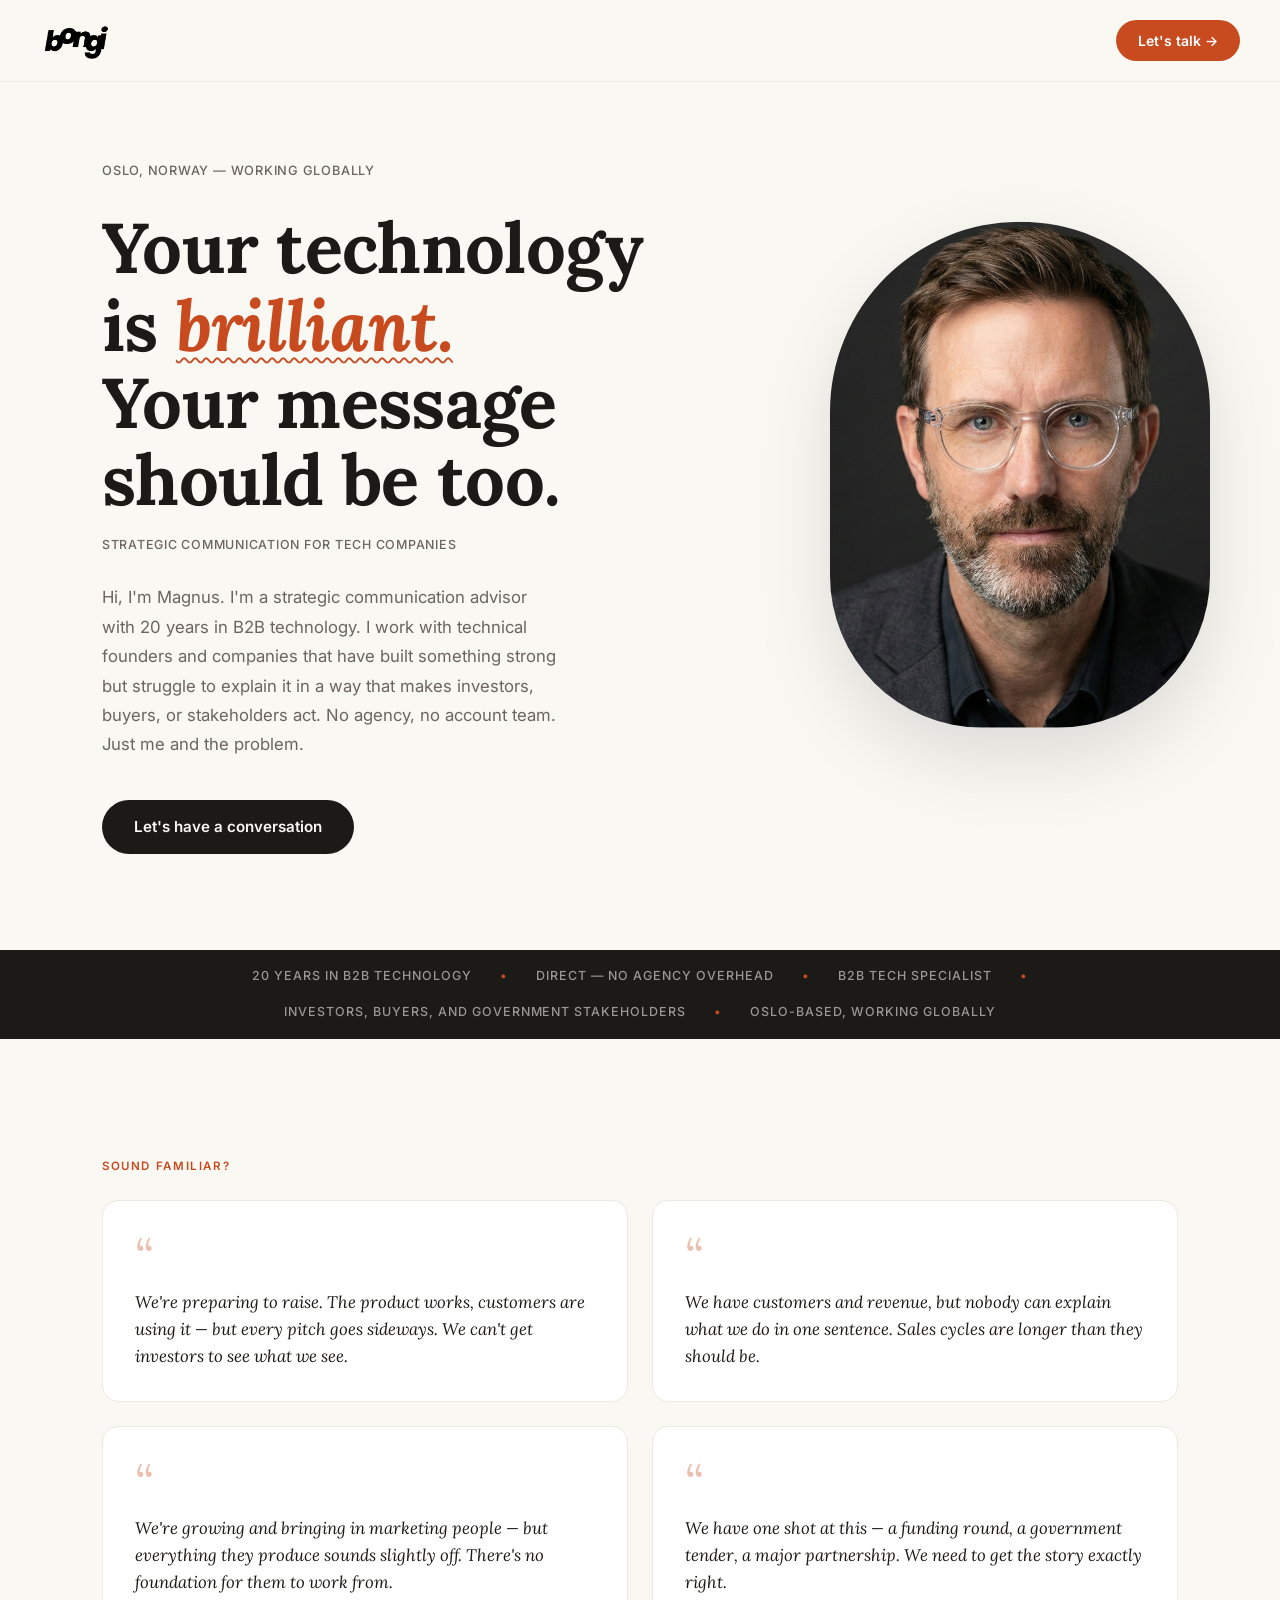
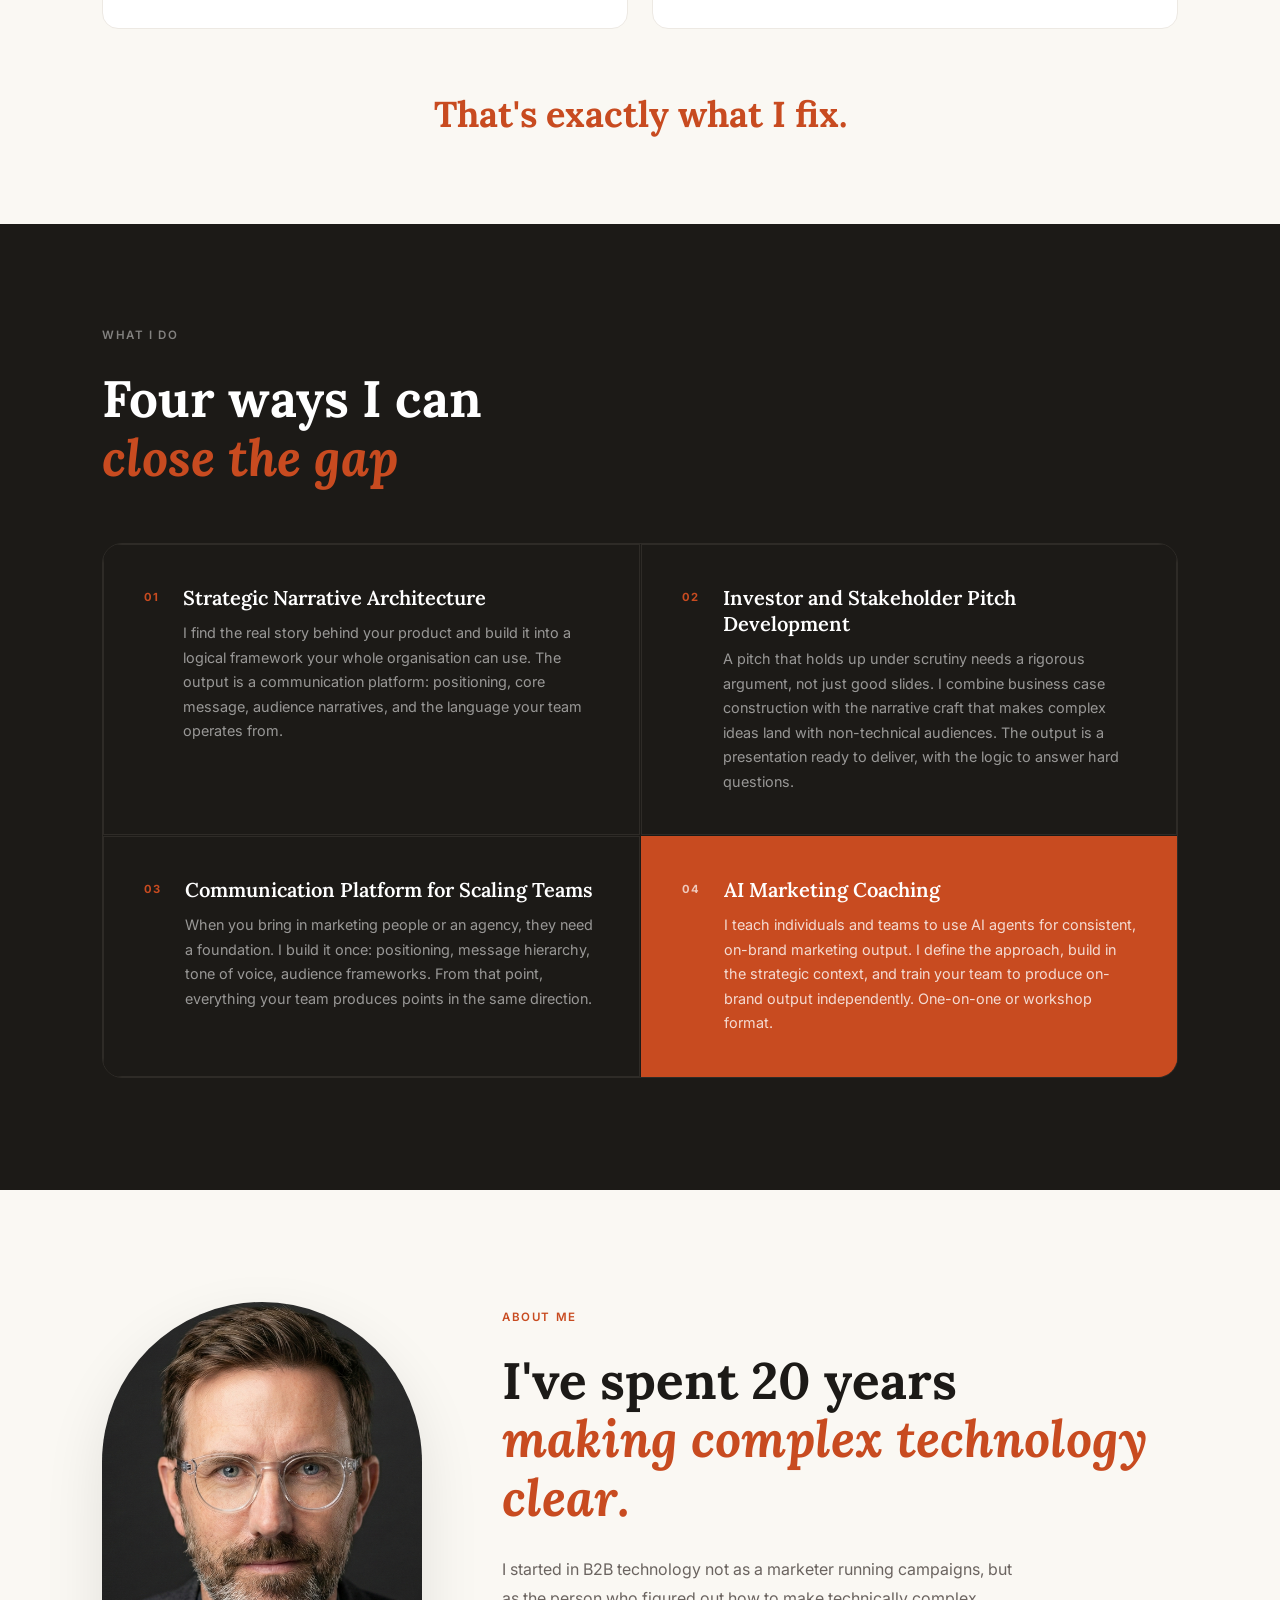
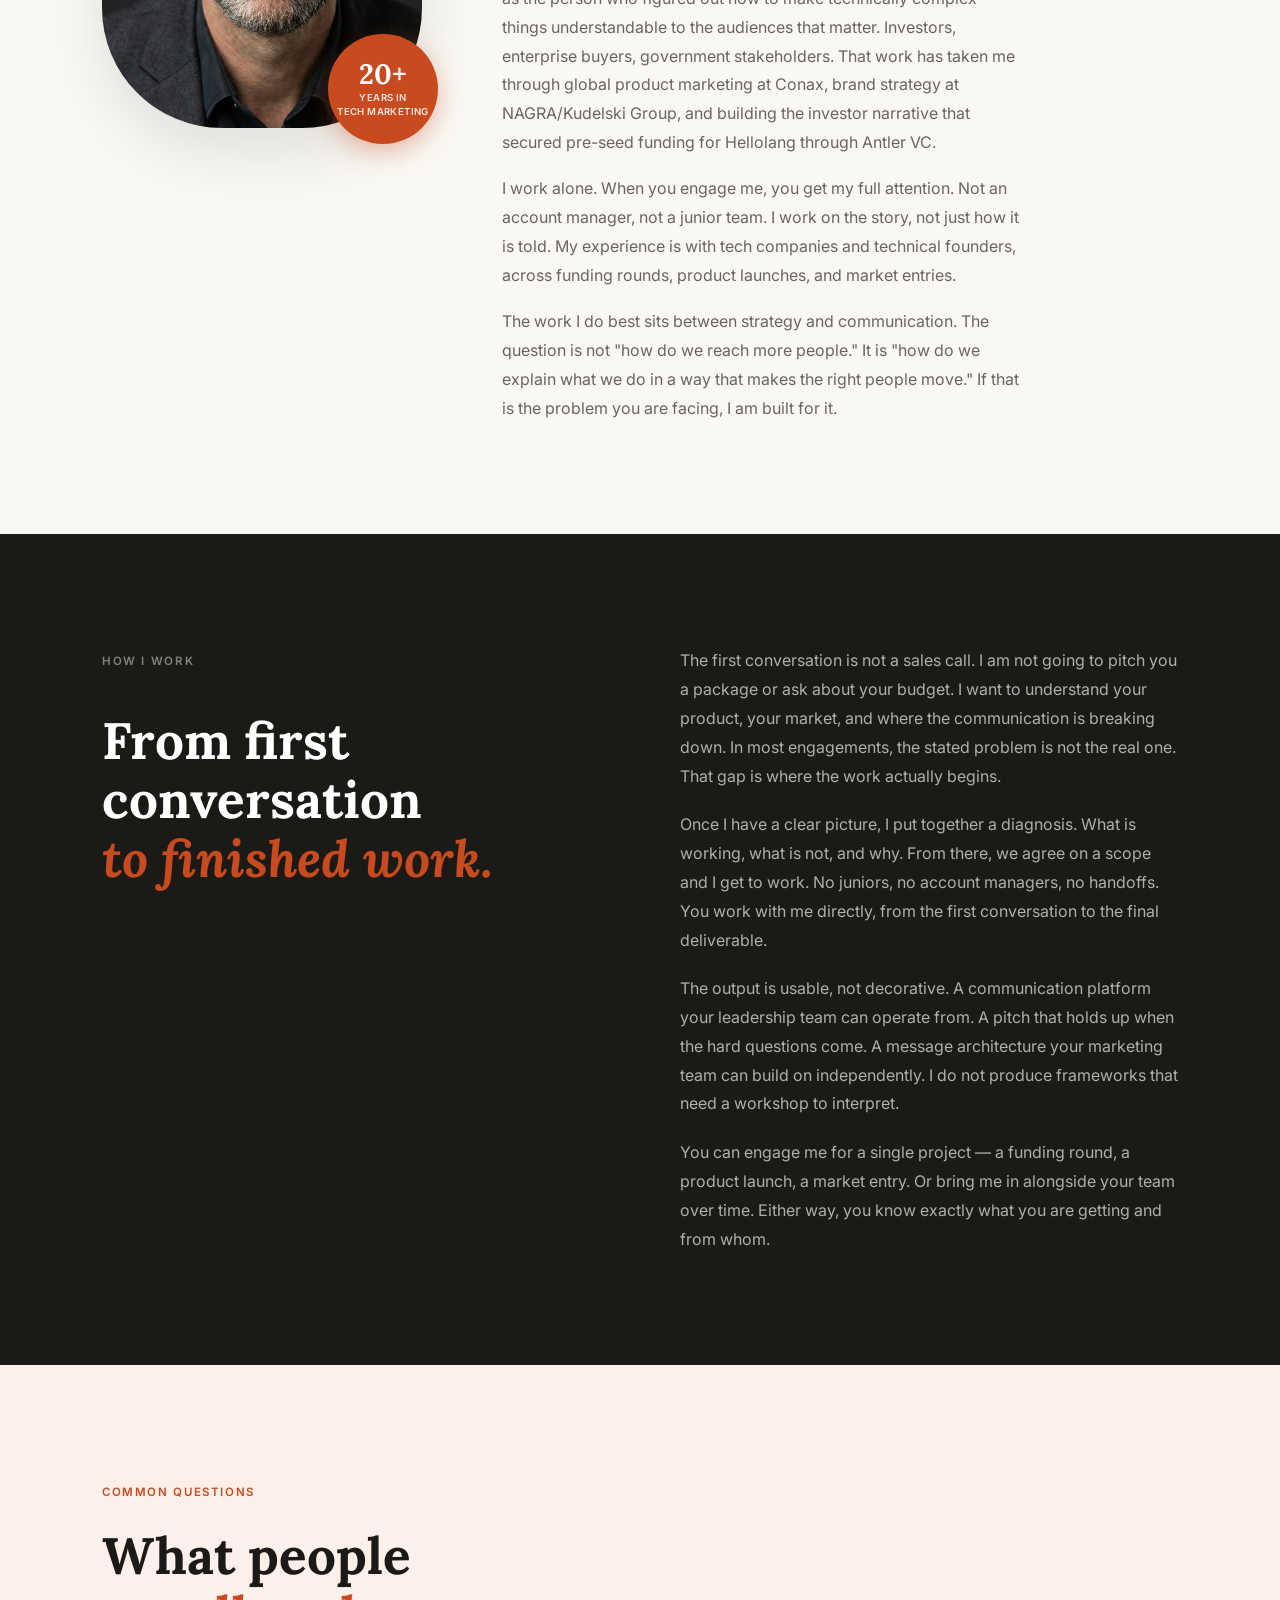
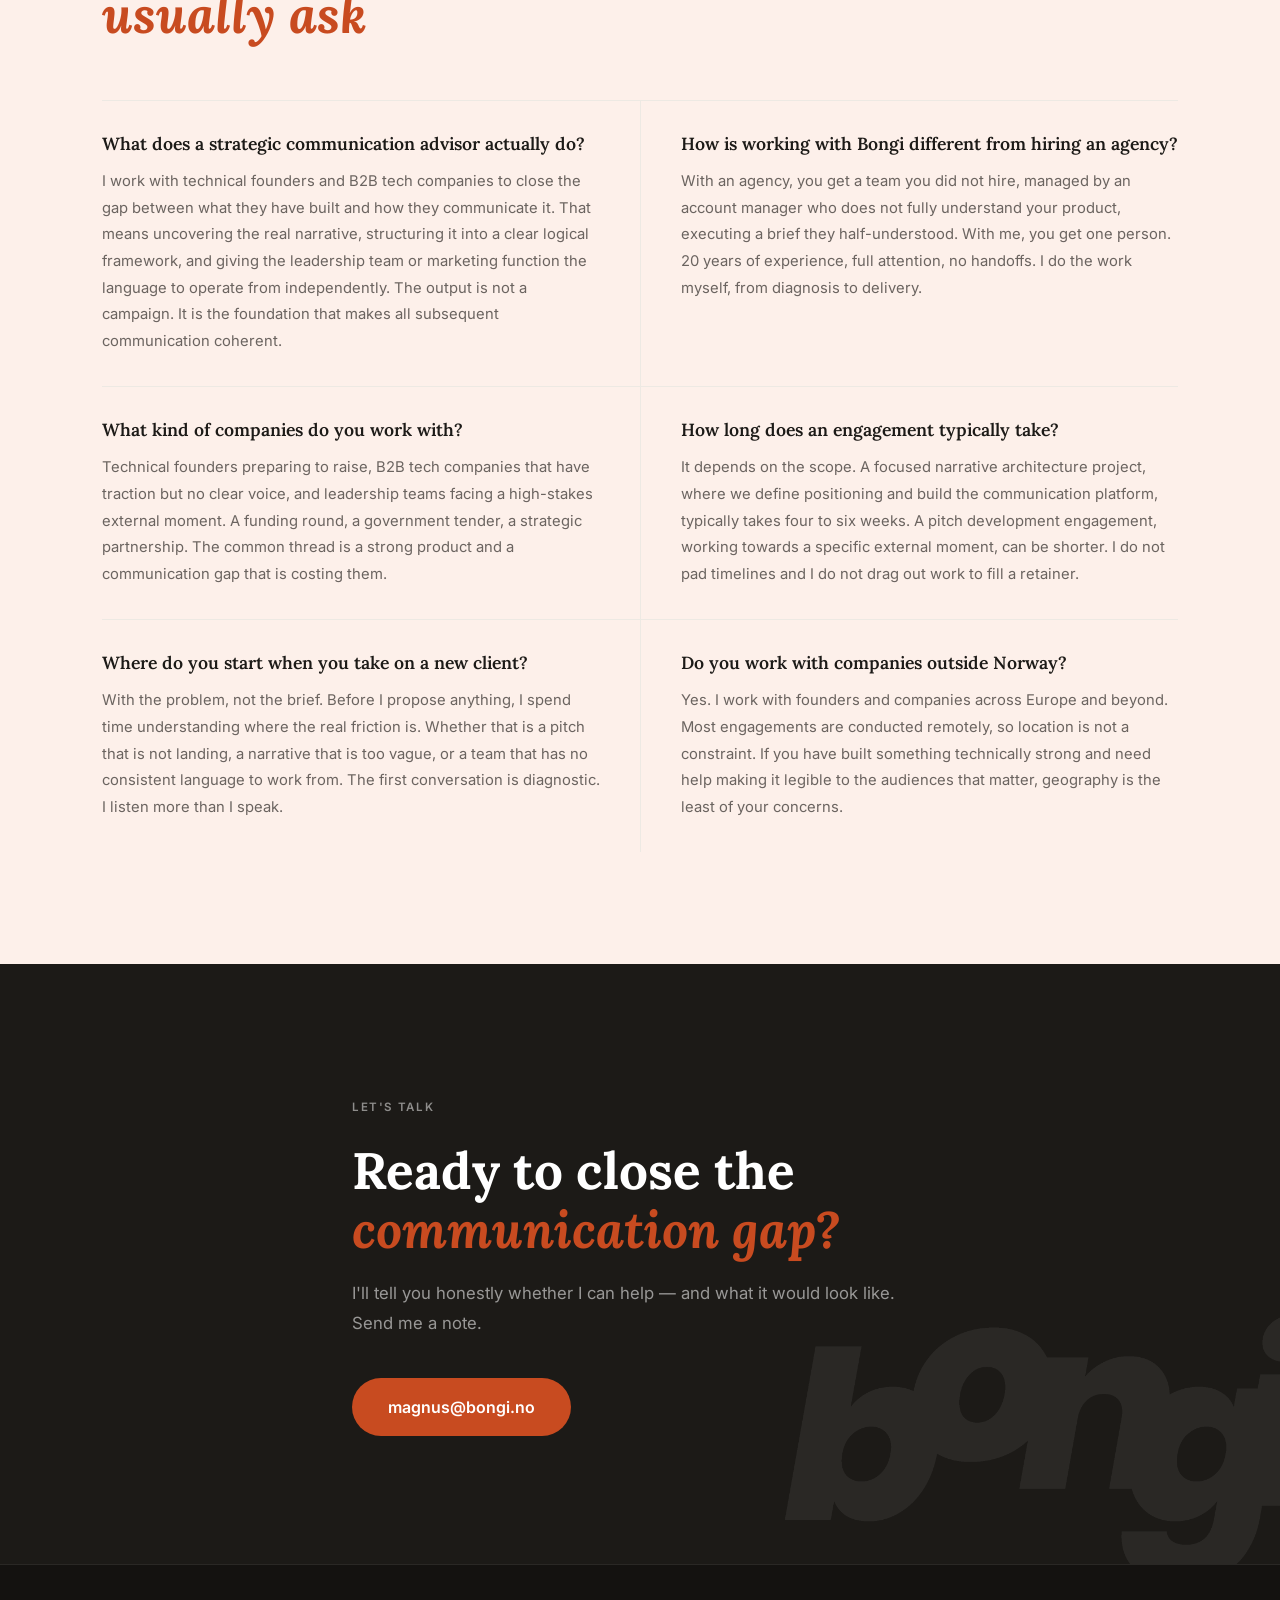
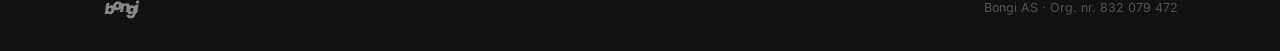
<file: index.html>
<!DOCTYPE html>
<html lang="en">
<head>
  <meta charset="UTF-8">
  <meta name="viewport" content="width=device-width, initial-scale=1.0">
  <meta name="description" content="Magnus Rønning builds the communication frameworks that help technical founders and B2B tech companies explain what they've built to investors, buyers, and stakeholders. Oslo-based, working globally.">
  <title>Strategic Communication Advisor for Tech Companies | Bongi</title>
  <link rel="canonical" href="https://www.bongi.no/">
  <meta property="og:type"        content="website">
  <meta property="og:url"         content="https://www.bongi.no/">
  <meta property="og:title"       content="Strategic Communication Advisor for Tech Companies | Bongi">
  <meta property="og:description" content="Magnus Rønning helps technical founders and B2B tech companies close the gap between what they've built and how they explain it. 20 years in B2B technology. No agency. Just the work.">
  <meta property="og:image"       content="https://www.bongi.no/assets/og-image.jpg">
  <meta name="twitter:card"       content="summary_large_image">
  <link rel="icon" href="assets/Bongi%20icon.png" type="image/png">
  <link rel="preconnect" href="https://fonts.googleapis.com">
  <link rel="preconnect" href="https://fonts.gstatic.com" crossorigin>
  <link href="https://fonts.googleapis.com/css2?family=Lora:ital,wght@0,400;0,600;0,700;1,400;1,600&family=Inter:wght@400;500;600&display=swap" rel="stylesheet">
  <link rel="stylesheet" href="style.css">
  <!-- Google tag (gtag.js) -->
  <script async src="https://www.googletagmanager.com/gtag/js?id=G-PHDR5BSB01"></script>
  <script>
    window.dataLayer = window.dataLayer || [];
    function gtag(){dataLayer.push(arguments);}
    gtag('js', new Date());
    gtag('config', 'G-PHDR5BSB01');
  </script>
</head>
<body>

  <!-- Nav -->
  <header class="nav">
    <a href="/" class="nav__logo">
      <img src="assets/bongi%20logo_sort_gjennomsiktigbak.png" alt="Bongi">
    </a>
    <a href="#contact" class="nav__cta">Let's talk &rarr;</a>
  </header>

  <!-- Hero -->
  <section class="hero">
    <div class="hero__text">
      <p class="hero__location">Oslo, Norway &mdash; working globally</p>
      <h1 class="hero__headline">
        Your technology<br>
        is <em class="squiggle">brilliant.</em><br>
        Your message<br>
        should be too.
      </h1>
      <p class="hero__kicker">Strategic Communication for Tech Companies</p>
      <div class="hero__intro-row">
        <div class="hero__photo-wrap">
          <img src="assets/Magnus.png" alt="Magnus Rønning" class="hero__photo">
        </div>
        <div>
          <p class="hero__intro">Hi, I'm Magnus. I'm a strategic communication advisor with 20 years in B2B technology. I work with technical founders and companies that have built something strong but struggle to explain it in a way that makes investors, buyers, or stakeholders act. No agency, no account team. Just me and the problem.</p>
          <a href="#contact" class="hero__btn">Let's have a conversation</a>
        </div>
      </div>
    </div>
  </section>

  <!-- Strip -->
  <div class="strip">
    <div class="strip__inner">
      <span>20 years in B2B technology</span>
      <span class="strip__dot">&bull;</span>
      <span>Direct &mdash; no agency overhead</span>
      <span class="strip__dot">&bull;</span>
      <span>B2B tech specialist</span>
      <span class="strip__dot">&bull;</span>
      <span>Investors, buyers, and government stakeholders</span>
      <span class="strip__dot">&bull;</span>
      <span>Oslo-based, working globally</span>
    </div>
  </div>

  <!-- Problem -->
  <section class="problem">
    <div class="container">
      <span class="section-label">Sound familiar?</span>
      <div class="problem__grid">
        <div class="problem__item">
          <span class="problem__icon">&#8220;</span>
          <p>We're preparing to raise. The product works, customers are using it &mdash; but every pitch goes sideways. We can't get investors to see what we see.</p>
        </div>
        <div class="problem__item">
          <span class="problem__icon">&#8220;</span>
          <p>We have customers and revenue, but nobody can explain what we do in one sentence. Sales cycles are longer than they should be.</p>
        </div>
        <div class="problem__item">
          <span class="problem__icon">&#8220;</span>
          <p>We're growing and bringing in marketing people &mdash; but everything they produce sounds slightly off. There's no foundation for them to work from.</p>
        </div>
        <div class="problem__item">
          <span class="problem__icon">&#8220;</span>
          <p>We have one shot at this &mdash; a funding round, a government tender, a major partnership. We need to get the story exactly right.</p>
        </div>
      </div>
      <p class="problem__close">That's exactly what I fix.</p>
    </div>
  </section>

  <!-- Services -->
  <section class="services">
    <div class="container">
      <span class="section-label">What I do</span>
      <h2 class="services__heading">Four ways I can<br><em>close the gap</em></h2>
      <div class="services__list">
        <div class="service">
          <span class="service__num">01</span>
          <div class="service__body">
            <h3>Strategic Narrative Architecture</h3>
            <p>I find the real story behind your product and build it into a logical framework your whole organisation can use. The output is a communication platform: positioning, core message, audience narratives, and the language your team operates from.</p>
          </div>
        </div>
        <div class="service">
          <span class="service__num">02</span>
          <div class="service__body">
            <h3>Investor and Stakeholder Pitch Development</h3>
            <p>A pitch that holds up under scrutiny needs a rigorous argument, not just good slides. I combine business case construction with the narrative craft that makes complex ideas land with non-technical audiences. The output is a presentation ready to deliver, with the logic to answer hard questions.</p>
          </div>
        </div>
        <div class="service">
          <span class="service__num">03</span>
          <div class="service__body">
            <h3>Communication Platform for Scaling Teams</h3>
            <p>When you bring in marketing people or an agency, they need a foundation. I build it once: positioning, message hierarchy, tone of voice, audience frameworks. From that point, everything your team produces points in the same direction.</p>
          </div>
        </div>
        <div class="service service--highlight">
          <span class="service__num">04</span>
          <div class="service__body">
            <h3>AI Marketing Coaching</h3>
            <p>I teach individuals and teams to use AI agents for consistent, on-brand marketing output. I define the approach, build in the strategic context, and train your team to produce on-brand output independently. One-on-one or workshop format.</p>
          </div>
        </div>
      </div>
    </div>
  </section>

  <!-- About -->
  <section class="about">
    <div class="container about__inner">
      <div class="about__photo-wrap">
        <img src="assets/Magnus.png" alt="Magnus Rønning" class="about__photo">
        <div class="about__badge">
          <span class="about__badge-num">20+</span>
          <span class="about__badge-label">years in<br>tech marketing</span>
        </div>
      </div>
      <div class="about__text">
        <span class="section-label">About me</span>
        <h2>I've spent 20 years<br><em>making complex technology clear.</em></h2>
        <p>I started in B2B technology not as a marketer running campaigns, but as the person who figured out how to make technically complex things understandable to the audiences that matter. Investors, enterprise buyers, government stakeholders. That work has taken me through global product marketing at Conax, brand strategy at NAGRA/Kudelski Group, and building the investor narrative that secured pre-seed funding for Hellolang through Antler VC.</p>
        <p>I work alone. When you engage me, you get my full attention. Not an account manager, not a junior team. I work on the story, not just how it is told. My experience is with tech companies and technical founders, across funding rounds, product launches, and market entries.</p>
        <p>The work I do best sits between strategy and communication. The question is not "how do we reach more people." It is "how do we explain what we do in a way that makes the right people move." If that is the problem you are facing, I am built for it.</p>
      </div>
    </div>
  </section>

  <!-- How I work -->
  <section class="howwork">
    <div class="container howwork__inner">
      <div class="howwork__header">
        <span class="section-label">How I work</span>
        <h2>From first conversation<br><em>to finished work.</em></h2>
      </div>
      <div class="howwork__body">
        <p>The first conversation is not a sales call. I am not going to pitch you a package or ask about your budget. I want to understand your product, your market, and where the communication is breaking down. In most engagements, the stated problem is not the real one. That gap is where the work actually begins.</p>
        <p>Once I have a clear picture, I put together a diagnosis. What is working, what is not, and why. From there, we agree on a scope and I get to work. No juniors, no account managers, no handoffs. You work with me directly, from the first conversation to the final deliverable.</p>
        <p>The output is usable, not decorative. A communication platform your leadership team can operate from. A pitch that holds up when the hard questions come. A message architecture your marketing team can build on independently. I do not produce frameworks that need a workshop to interpret.</p>
        <p>You can engage me for a single project — a funding round, a product launch, a market entry. Or bring me in alongside your team over time. Either way, you know exactly what you are getting and from whom.</p>
      </div>
    </div>
  </section>

  <!-- FAQ -->
  <section class="faq">
    <div class="container">
      <span class="section-label">Common questions</span>
      <h2 class="faq__heading">What people<br><em>usually ask</em></h2>
      <div class="faq__list">
        <div class="faq__item">
          <h3 class="faq__q">What does a strategic communication advisor actually do?</h3>
          <p class="faq__a">I work with technical founders and B2B tech companies to close the gap between what they have built and how they communicate it. That means uncovering the real narrative, structuring it into a clear logical framework, and giving the leadership team or marketing function the language to operate from independently. The output is not a campaign. It is the foundation that makes all subsequent communication coherent.</p>
        </div>
        <div class="faq__item">
          <h3 class="faq__q">How is working with Bongi different from hiring an agency?</h3>
          <p class="faq__a">With an agency, you get a team you did not hire, managed by an account manager who does not fully understand your product, executing a brief they half-understood. With me, you get one person. 20 years of experience, full attention, no handoffs. I do the work myself, from diagnosis to delivery.</p>
        </div>
        <div class="faq__item">
          <h3 class="faq__q">What kind of companies do you work with?</h3>
          <p class="faq__a">Technical founders preparing to raise, B2B tech companies that have traction but no clear voice, and leadership teams facing a high-stakes external moment. A funding round, a government tender, a strategic partnership. The common thread is a strong product and a communication gap that is costing them.</p>
        </div>
        <div class="faq__item">
          <h3 class="faq__q">How long does an engagement typically take?</h3>
          <p class="faq__a">It depends on the scope. A focused narrative architecture project, where we define positioning and build the communication platform, typically takes four to six weeks. A pitch development engagement, working towards a specific external moment, can be shorter. I do not pad timelines and I do not drag out work to fill a retainer.</p>
        </div>
        <div class="faq__item">
          <h3 class="faq__q">Where do you start when you take on a new client?</h3>
          <p class="faq__a">With the problem, not the brief. Before I propose anything, I spend time understanding where the real friction is. Whether that is a pitch that is not landing, a narrative that is too vague, or a team that has no consistent language to work from. The first conversation is diagnostic. I listen more than I speak.</p>
        </div>
        <div class="faq__item">
          <h3 class="faq__q">Do you work with companies outside Norway?</h3>
          <p class="faq__a">Yes. I work with founders and companies across Europe and beyond. Most engagements are conducted remotely, so location is not a constraint. If you have built something technically strong and need help making it legible to the audiences that matter, geography is the least of your concerns.</p>
        </div>
      </div>
    </div>
  </section>

  <!-- Contact -->
  <section class="contact" id="contact">
    <img src="assets/bongi%20logo_gjenomsiktig.png" alt="" class="contact__watermark" aria-hidden="true">
    <div class="container contact__inner">
      <span class="section-label section-label--light">Let's talk</span>
      <h2>Ready to close the<br><em>communication gap?</em></h2>
      <p>I'll tell you honestly whether I can help — and what it would look like. Send me a note.</p>
      <a href="mailto:magnus@bongi.no" class="contact__btn">magnus@bongi.no</a>
    </div>
  </section>

  <!-- Footer -->
  <footer class="footer">
    <div class="container footer__inner">
      <img src="assets/bongi%20logo_gjenomsiktig.png" alt="Bongi" class="footer__logo">
      <span class="footer__legal">Bongi AS &middot; Org.&nbsp;nr.&nbsp;832&nbsp;079&nbsp;472</span>
    </div>
  </footer>

  <script type="application/ld+json">
  {
    "@context": "https://schema.org",
    "@type": "FAQPage",
    "mainEntity": [
      {
        "@type": "Question",
        "name": "What does a strategic communication advisor actually do?",
        "acceptedAnswer": {
          "@type": "Answer",
          "text": "I work with technical founders and B2B tech companies to close the gap between what they have built and how they communicate it. That means uncovering the real narrative, structuring it into a clear logical framework, and giving the leadership team or marketing function the language to operate from independently. The output is not a campaign. It is the foundation that makes all subsequent communication coherent."
        }
      },
      {
        "@type": "Question",
        "name": "How is working with Bongi different from hiring an agency?",
        "acceptedAnswer": {
          "@type": "Answer",
          "text": "With an agency, you get a team you did not hire, managed by an account manager who does not fully understand your product, executing a brief they half-understood. With me, you get one person. 20 years of experience, full attention, no handoffs. I do the work myself, from diagnosis to delivery."
        }
      },
      {
        "@type": "Question",
        "name": "What kind of companies do you work with?",
        "acceptedAnswer": {
          "@type": "Answer",
          "text": "Technical founders preparing to raise, B2B tech companies that have traction but no clear voice, and leadership teams facing a high-stakes external moment. A funding round, a government tender, a strategic partnership. The common thread is a strong product and a communication gap that is costing them."
        }
      },
      {
        "@type": "Question",
        "name": "How long does an engagement typically take?",
        "acceptedAnswer": {
          "@type": "Answer",
          "text": "It depends on the scope. A focused narrative architecture project, where we define positioning and build the communication platform, typically takes four to six weeks. A pitch development engagement, working towards a specific external moment, can be shorter. I do not pad timelines and I do not drag out work to fill a retainer."
        }
      },
      {
        "@type": "Question",
        "name": "Where do you start when you take on a new client?",
        "acceptedAnswer": {
          "@type": "Answer",
          "text": "With the problem, not the brief. Before I propose anything, I spend time understanding where the real friction is. Whether that is a pitch that is not landing, a narrative that is too vague, or a team that has no consistent language to work from. The first conversation is diagnostic. I listen more than I speak."
        }
      },
      {
        "@type": "Question",
        "name": "Do you work with companies outside Norway?",
        "acceptedAnswer": {
          "@type": "Answer",
          "text": "Yes. I work with founders and companies across Europe and beyond. Most engagements are conducted remotely, so location is not a constraint. If you have built something technically strong and need help making it legible to the audiences that matter, geography is the least of your concerns."
        }
      }
    ]
  }
  </script>

  <script type="application/ld+json">
  {
    "@context": "https://schema.org",
    "@type": ["LocalBusiness", "ProfessionalService"],
    "name": "Bongi AS",
    "founder": {
      "@type": "Person",
      "name": "Magnus Rønning",
      "jobTitle": "Strategic Communication Advisor",
      "url": "https://www.bongi.no"
    },
    "url": "https://www.bongi.no",
    "email": "magnus@bongi.no",
    "description": "Strategic communication advisory for technical founders and B2B tech companies. Helping close the gap between what they have built and how they explain it to investors, buyers, and stakeholders.",
    "address": {
      "@type": "PostalAddress",
      "addressLocality": "Oslo",
      "addressCountry": "NO"
    },
    "areaServed": "Worldwide",
    "serviceType": ["Strategic Narrative Architecture", "Investor and Stakeholder Pitch Development", "Communication Platform for Scaling Teams", "AI Marketing Coaching"]
  }
  </script>
</body>
</html>
</file>
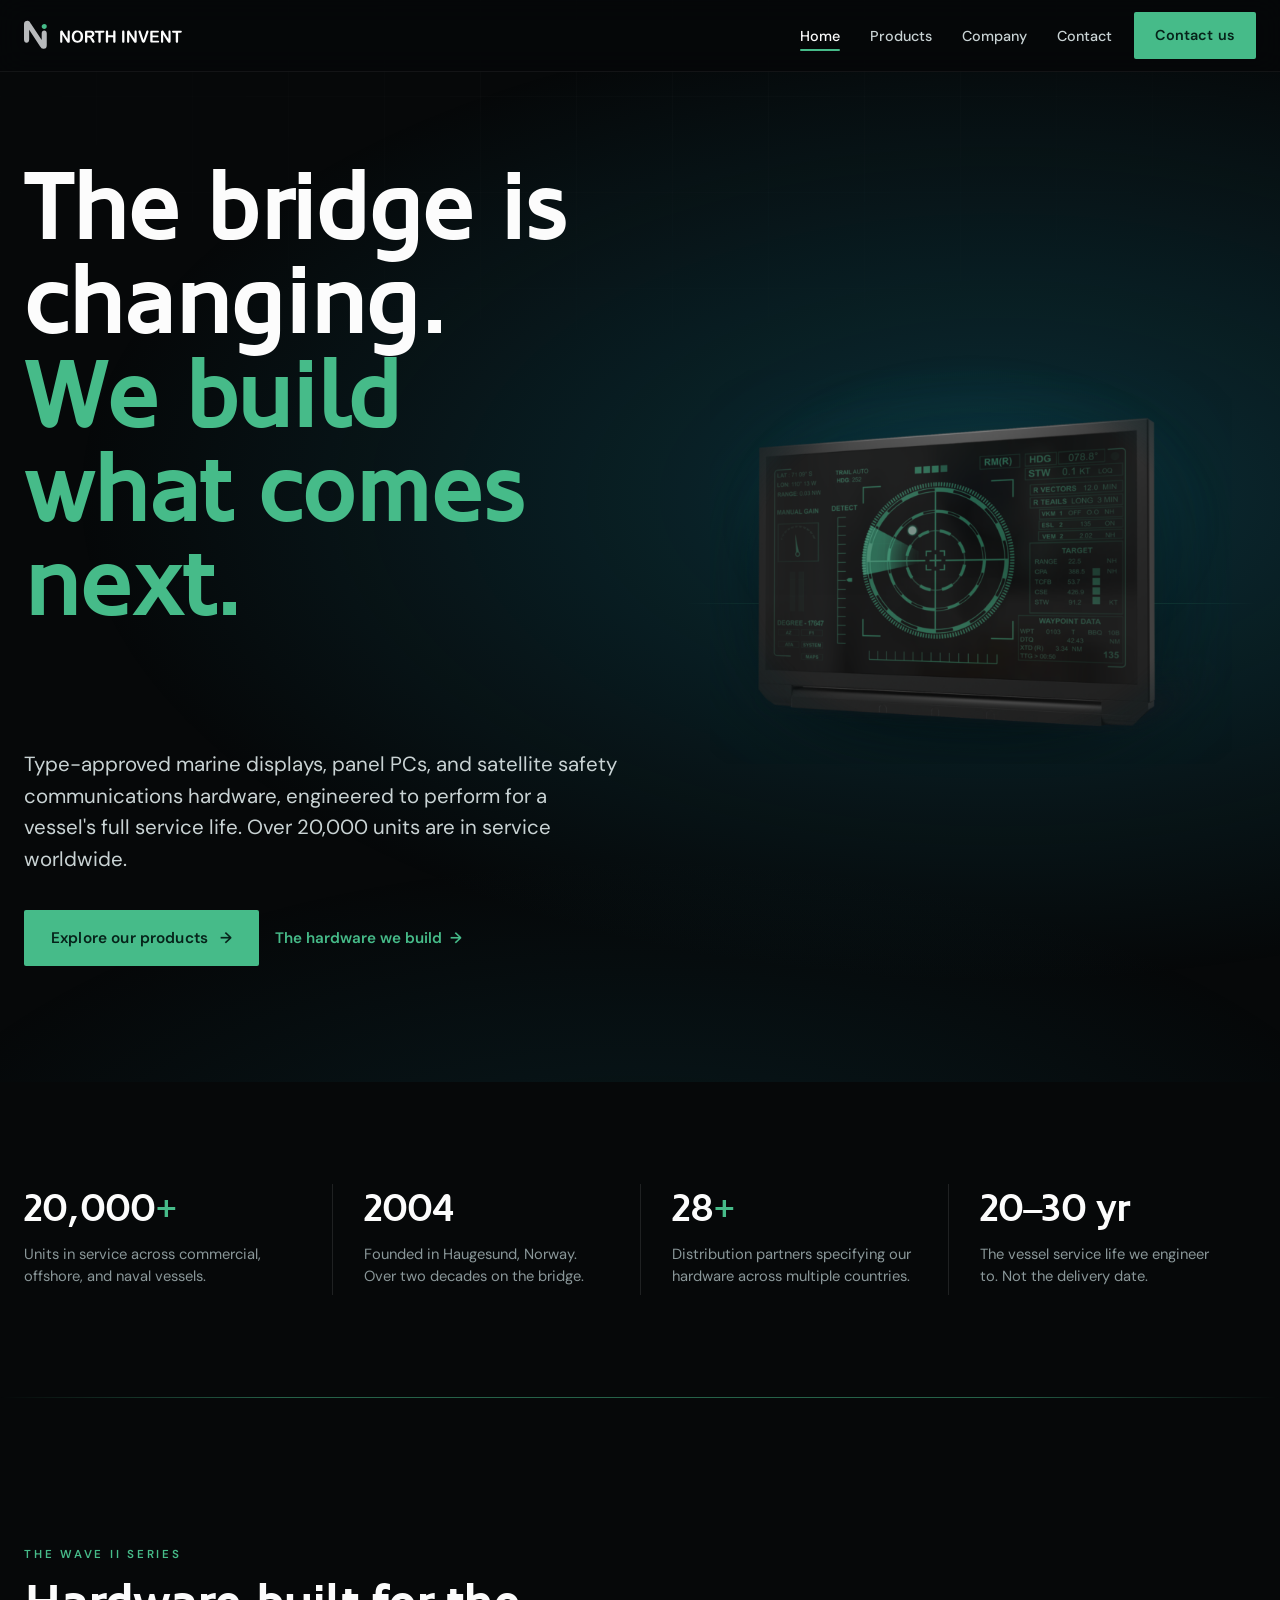
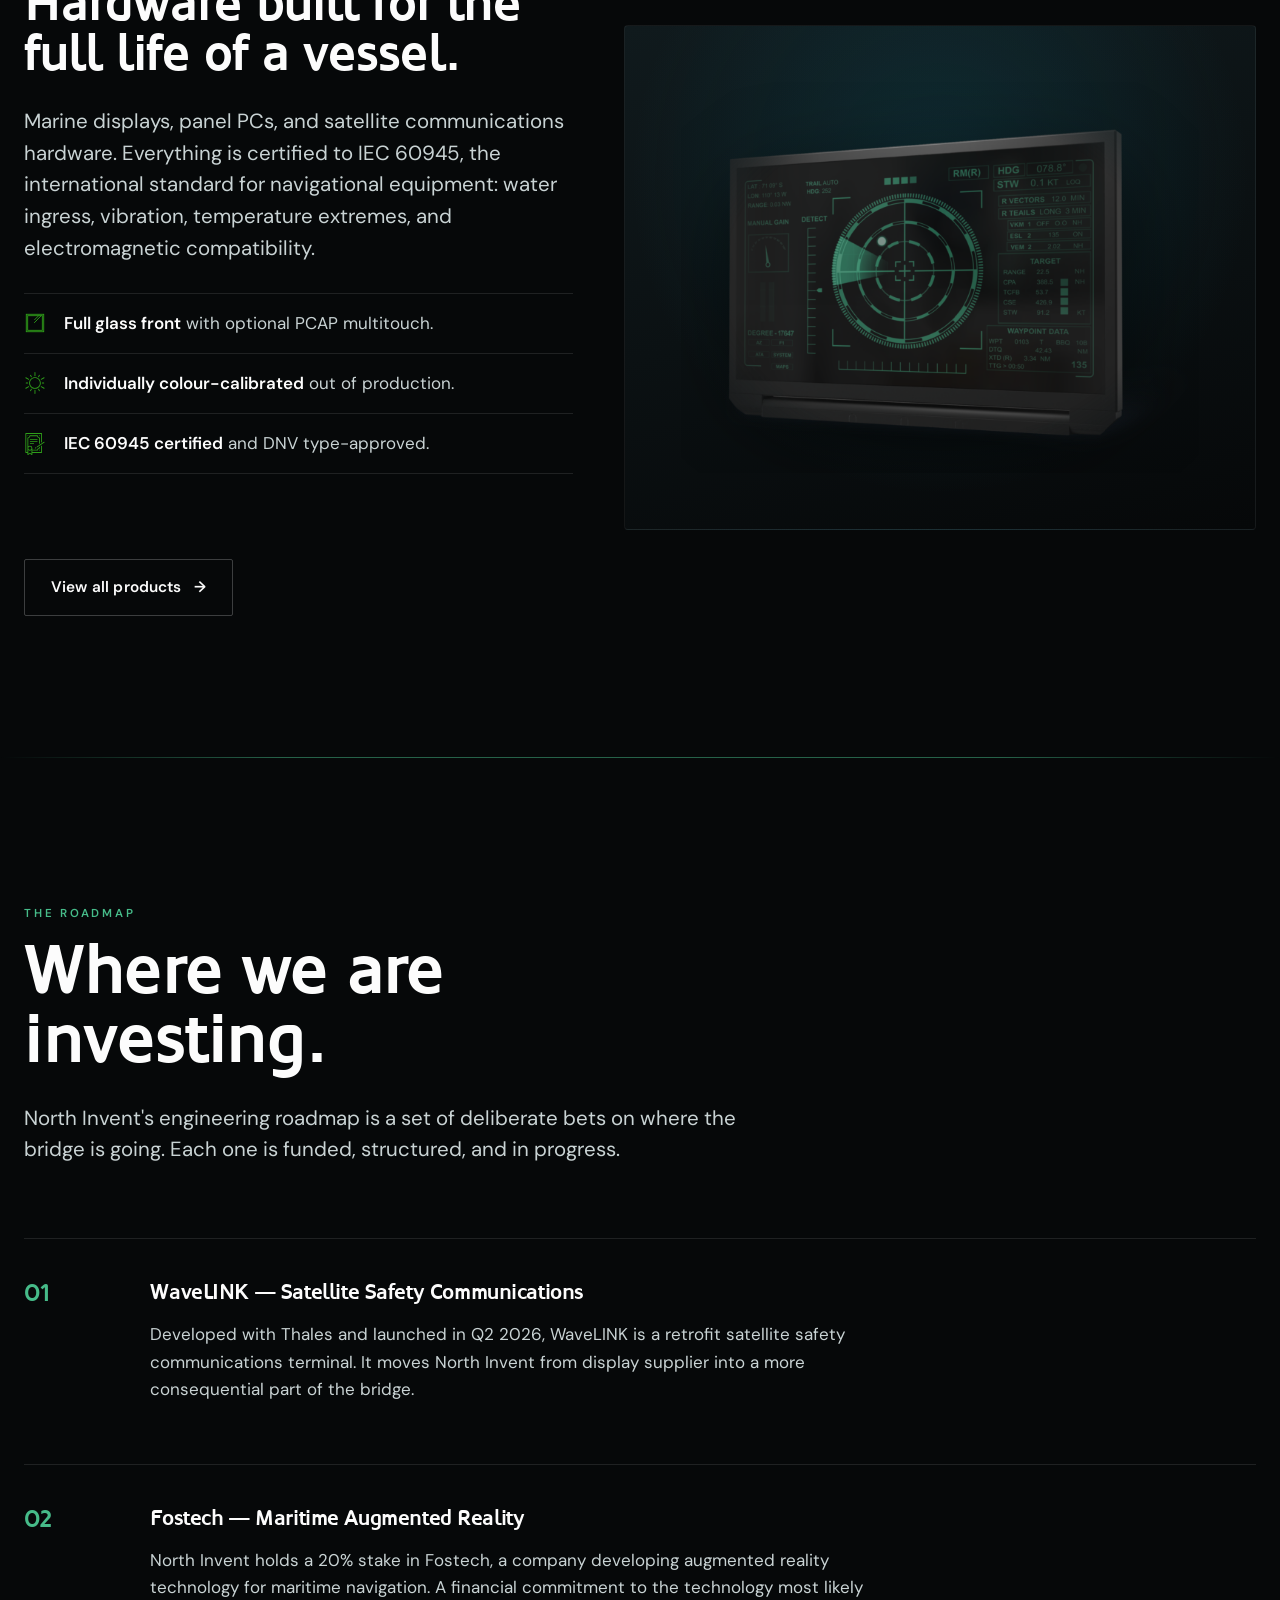
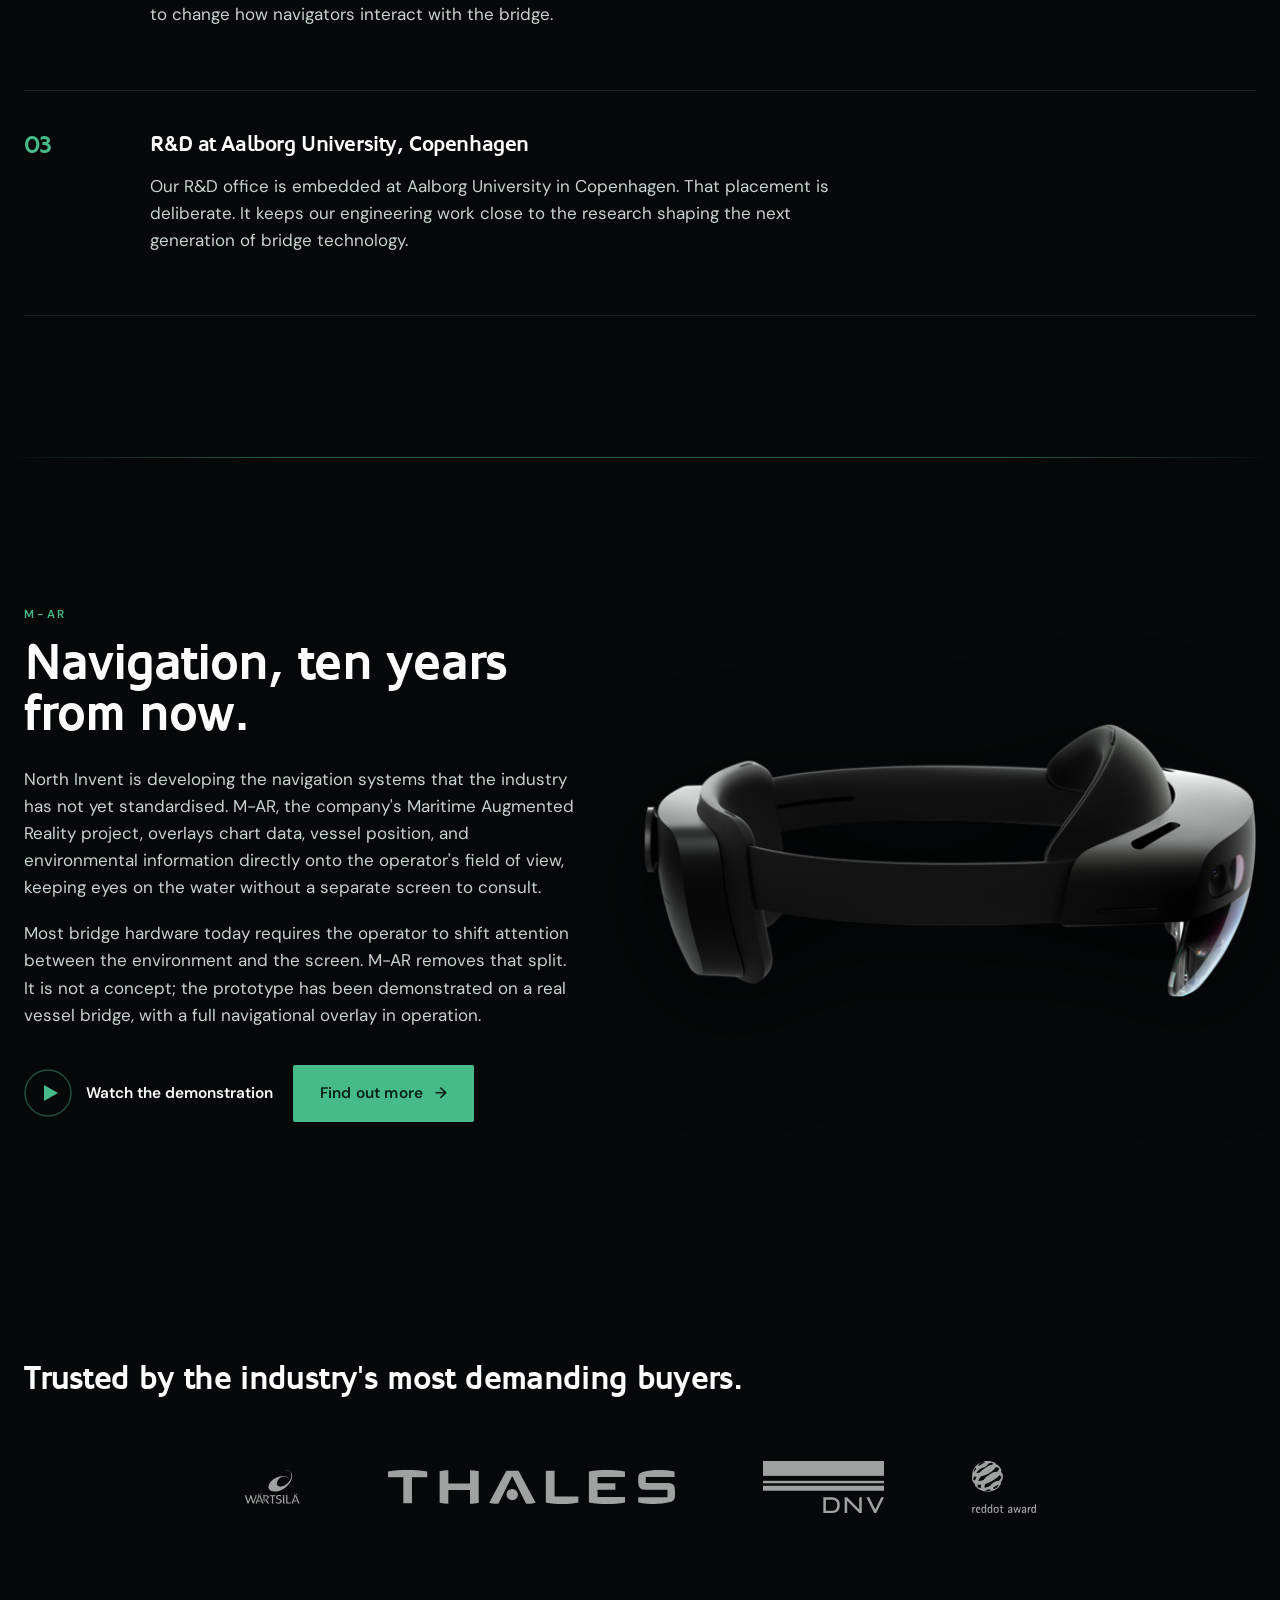
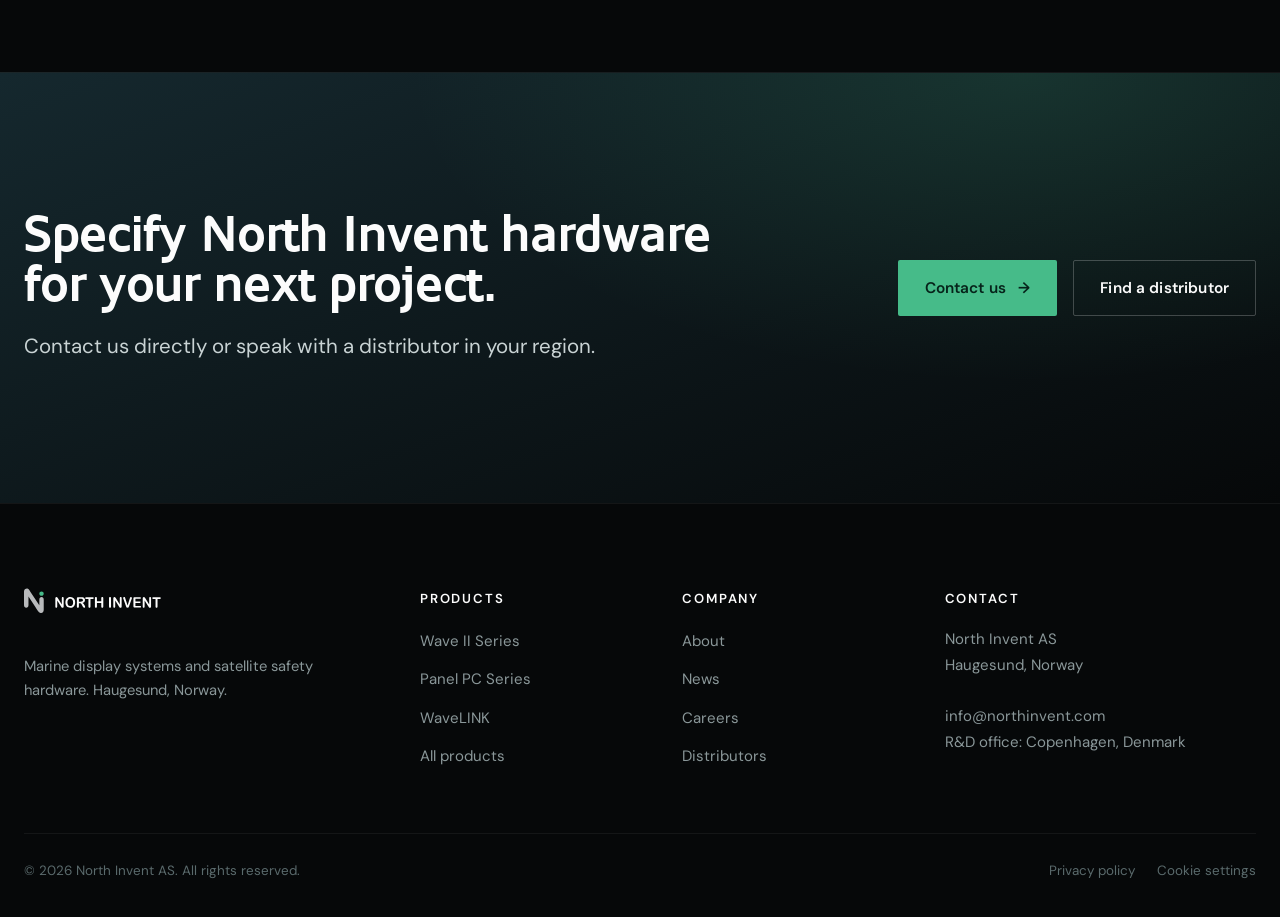
<file: north-invent/index.html>
<!DOCTYPE html>
<html lang="en">
<head>
  <meta charset="UTF-8">
  <meta name="viewport" content="width=device-width, initial-scale=1.0">
  <title>North Invent — Marine Display Systems &amp; Safety Communications</title>
  <meta name="description" content="North Invent designs and manufactures type-approved marine displays, panel PCs, and satellite safety communications hardware. IEC 60945 certified. Over 20,000 units in service.">
  <link rel="preconnect" href="https://fonts.googleapis.com">
  <link rel="preconnect" href="https://fonts.gstatic.com" crossorigin>
  <link href="https://fonts.googleapis.com/css2?family=DM+Sans:opsz,wght@9..40,400;9..40,500;9..40,600;9..40,700&display=swap" rel="stylesheet">
  <link rel="stylesheet" href="styles.css">
</head>
<body>

  <!-- Navigation -->
  <header class="nav" id="nav">
    <div class="wrap wrap-wide nav-inner">
      <a href="index.html" class="nav-logo" aria-label="North Invent home">
        <svg xmlns="http://www.w3.org/2000/svg" viewBox="0 0 232 44" role="img" aria-label="North Invent">
          <g fill="none" fill-rule="evenodd">
            <path fill="#B8BABC" d="M10.428 5.841l15.518 23.497v-9.382c0-1.542.332-2.698.995-3.468s1.558-1.156 2.685-1.156c1.163 0 2.08.386 2.753 1.156.672.77 1.008 1.926 1.008 3.467V36.98c0 3.5-1.452 5.248-4.356 5.248-.728 0-1.381-.104-1.961-.312a4.972 4.972 0 01-1.635-.992 9.666 9.666 0 01-1.416-1.59 117.4 117.4 0 01-1.307-1.863L7.575 14.255v14.508c0 1.522-.355 2.674-1.063 3.453-.71.778-1.617 1.168-2.724 1.168-1.145 0-2.062-.394-2.753-1.183C.345 31.413 0 30.266 0 28.762V6.847c0-1.305.146-2.33.437-3.073.344-.816.916-1.482 1.714-1.999A4.672 4.672 0 014.738 1c.726 0 1.347.118 1.865.353.517.236.97.554 1.36.952.39.4.79.916 1.199 1.55.408.635.83 1.297 1.266 1.986"/>
            <path fill="#46BB89" d="M29.691 13.073c-1.036 0-1.922-.316-2.657-.949-.737-.633-1.104-1.528-1.104-2.686 0-1.048.376-1.912 1.131-2.59.754-.678 1.63-1.017 2.63-1.017a3.91 3.91 0 012.562.922c.745.615 1.118 1.51 1.118 2.685 0 1.14-.364 2.031-1.09 2.672-.727.642-1.59.963-2.59.963"/>
            <path fill="#FCFCFC" d="M65.545 15.295c.49 0 .879.17 1.163.51.284.338.426.848.426 1.527v13.81c0 1.54-.614 2.311-1.841 2.311-.307 0-.583-.046-.828-.138a2.105 2.105 0 01-.691-.437 4.27 4.27 0 01-.598-.7 58.477 58.477 0 01-.551-.82l-6.392-10.23v10.288c0 .672-.15 1.18-.45 1.522-.3.344-.683.515-1.151.515-.484 0-.872-.173-1.164-.52-.292-.349-.437-.854-.437-1.517V17.871c0-.575.06-1.027.184-1.354.145-.36.387-.652.725-.88a1.914 1.914 0 011.093-.342c.307 0 .57.052.788.156.219.104.41.244.575.42.166.175.334.403.507.682.173.28.35.572.535.875l6.552 10.354V17.333c0-.68.14-1.189.42-1.528.28-.34.658-.51 1.135-.51zm98.129 0c.492 0 .879.17 1.164.51.283.338.425.848.425 1.527v13.81c0 1.54-.613 2.311-1.84 2.311-.307 0-.583-.046-.83-.138a2.09 2.09 0 01-.69-.437 4.27 4.27 0 01-.597-.7 58.47 58.47 0 01-.552-.82l-6.391-10.23v10.288c0 .672-.15 1.18-.45 1.522a1.456 1.456 0 01-1.152.515c-.483 0-.871-.173-1.163-.52-.292-.349-.438-.854-.438-1.517V17.871c0-.575.062-1.027.185-1.354.145-.36.387-.652.724-.88a1.92 1.92 0 011.094-.342c.306 0 .57.052.788.156.219.104.41.244.575.42.165.175.334.403.507.682l.535.875 6.552 10.354V17.333c0-.68.139-1.189.42-1.528.28-.34.658-.51 1.134-.51zm17.35 0c.29 0 .56.076.81.228.249.151.444.353.586.605.142.252.212.505.212.76 0 .176-.023.366-.07.57a5.071 5.071 0 01-.171.598c-.07.196-.138.397-.206.605l-4.08 11.474c-.145.44-.291.856-.436 1.252a5.432 5.432 0 01-.505 1.042 2.317 2.317 0 01-.765.737c-.317.191-.706.287-1.166.287-.46 0-.848-.094-1.166-.28a2.272 2.272 0 01-.77-.744 5.613 5.613 0 01-.511-1.048 39.752 39.752 0 01-.437-1.246l-4.01-11.378a20.719 20.719 0 00-.212-.61 4.887 4.887 0 01-.184-.648 2.854 2.854 0 01-.074-.587c0-.407.156-.779.47-1.114a1.555 1.555 0 011.184-.503c.582 0 .994.186 1.235.557.24.372.488.966.74 1.78l3.815 11.781 3.827-11.864c.199-.624.348-1.058.448-1.3.099-.245.264-.465.494-.66.23-.196.544-.294.942-.294zm32.427 0c.492 0 .88.17 1.163.51.285.338.426.848.426 1.527v13.81c0 1.54-.613 2.311-1.84 2.311-.307 0-.583-.046-.828-.138a2.085 2.085 0 01-.69-.437 4.27 4.27 0 01-.599-.7 68.685 68.685 0 01-.552-.82l-6.392-10.23v10.288c0 .672-.149 1.18-.448 1.522a1.46 1.46 0 01-1.153.515c-.484 0-.87-.173-1.163-.52-.292-.349-.438-.854-.438-1.517V17.871c0-.575.061-1.027.184-1.354.146-.36.388-.652.726-.88a1.911 1.911 0 011.092-.342c.307 0 .571.052.79.156.218.104.41.244.574.42.165.175.334.403.507.682l.535.875 6.551 10.354V17.333c0-.68.141-1.189.421-1.528.28-.34.658-.51 1.134-.51zm-135.168 0c1.747 0 3.246.37 4.498 1.109 1.252.738 2.2 1.788 2.843 3.15.644 1.36.966 2.96.966 4.797 0 1.357-.177 2.59-.53 3.7-.352 1.11-.88 2.073-1.585 2.888a6.93 6.93 0 01-2.596 1.867c-1.026.431-2.202.647-3.527.647-1.318 0-2.497-.222-3.54-.665-1.04-.442-1.91-1.067-2.607-1.874-.696-.806-1.223-1.777-1.58-2.91-.355-1.135-.533-2.36-.533-3.678 0-1.35.186-2.587.557-3.713.37-1.125.909-2.084 1.614-2.875a6.979 6.979 0 012.573-1.813c1.01-.42 2.16-.63 3.447-.63zm18.85.309c.765 0 1.42.034 1.963.102a4.773 4.773 0 011.47.414c.528.23.994.562 1.4.993.404.432.712.933.922 1.503.21.57.316 1.176.316 1.815 0 1.309-.354 2.355-1.062 3.138-.707.782-1.78 1.336-3.218 1.664.604.335 1.182.829 1.733 1.483a15.07 15.07 0 011.474 2.089c.432.738.77 1.404 1.01 1.997.241.596.362 1.004.362 1.227 0 .23-.07.46-.213.688a1.504 1.504 0 01-.579.539 1.773 1.773 0 01-.849.197c-.383 0-.705-.093-.964-.28a2.65 2.65 0 01-.672-.713c-.187-.286-.442-.71-.763-1.268l-1.366-2.37c-.49-.87-.928-1.53-1.315-1.985-.387-.455-.779-.766-1.177-.933-.399-.168-.9-.251-1.505-.251h-1.194v5.635c0 .742-.158 1.288-.47 1.639-.315.35-.724.526-1.229.526-.543 0-.964-.183-1.262-.55-.299-.367-.448-.906-.448-1.617V17.783c0-.766.165-1.321.494-1.664.33-.343.861-.515 1.596-.515h5.546zm19.088 0c.59 0 1.028.136 1.315.408.288.27.432.628.432 1.067 0 .44-.146.794-.437 1.06-.291.269-.728.403-1.31.403h-3.724v12.745c0 .734-.157 1.279-.472 1.633-.314.355-.721.533-1.22.533-.507 0-.92-.18-1.238-.538-.32-.36-.478-.901-.478-1.628V18.542h-3.723c-.582 0-1.015-.134-1.3-.402-.282-.267-.424-.621-.424-1.061 0-.456.148-.815.443-1.08.295-.263.722-.395 1.28-.395h10.856zm16.26-.309c.511 0 .926.178 1.244.533.317.355.476.897.476 1.623v13.834c0 .727-.16 1.27-.482 1.629-.322.359-.734.539-1.239.539-.513 0-.922-.182-1.229-.545-.305-.362-.458-.903-.458-1.621v-5.9h-7.375v5.9c0 .726-.16 1.268-.482 1.627-.32.36-.734.539-1.239.539-.513 0-.923-.182-1.228-.545-.306-.363-.459-.904-.459-1.623V17.451c0-.718.151-1.257.453-1.617.302-.359.713-.539 1.234-.539.513 0 .927.178 1.245.533.317.355.476.896.476 1.622v5.029h7.375V17.45c0-.718.154-1.257.464-1.616.31-.359.718-.539 1.223-.539zm13.102 0c.512 0 .927.178 1.245.533.318.355.476.897.476 1.623v13.834c0 .727-.158 1.27-.476 1.629-.318.359-.733.539-1.245.539-.49 0-.894-.182-1.211-.545-.317-.363-.476-.904-.476-1.623V17.451c0-.718.157-1.257.47-1.617.314-.359.719-.539 1.217-.539zm84.145.309c.59 0 1.028.136 1.315.408.288.27.431.628.431 1.067 0 .44-.145.794-.436 1.06-.29.269-.728.403-1.31.403h-3.724v12.745c0 .734-.157 1.279-.47 1.633-.316.355-.723.533-1.223.533-.506 0-.918-.18-1.237-.538-.319-.36-.478-.901-.478-1.628V18.542h-3.723c-.582 0-1.016-.134-1.299-.402-.283-.267-.425-.621-.425-1.061 0-.456.147-.815.442-1.08.295-.263.723-.395 1.282-.395h10.855zm-33.439 0c.545 0 .949.125 1.213.378.265.252.397.582.397.99 0 .416-.132.749-.397 1-.264.253-.668.379-1.213.379h-7.687v4.304h7.079c.52 0 .909.122 1.166.364.257.243.385.564.385.96 0 .399-.127.724-.379.974-.253.25-.644.376-1.172.376h-7.079v4.995h7.952c.536 0 .94.13 1.213.39.272.26.407.607.407 1.04 0 .416-.135.754-.407 1.015-.273.26-.677.39-1.213.39h-9.272c-.742 0-1.275-.171-1.6-.515-.326-.343-.488-.898-.488-1.665V17.784c0-.512.073-.93.218-1.252.145-.323.373-.56.683-.707.309-.147.705-.221 1.187-.221h9.007zM78.283 18.13c-.683 0-1.313.134-1.892.4a4.168 4.168 0 00-1.495 1.167c-.418.51-.748 1.162-.99 1.956-.241.793-.362 1.683-.362 2.672 0 .997.12 1.898.363 2.703.24.805.582 1.474 1.023 2.005.44.53.947.927 1.519 1.189a4.422 4.422 0 001.88.395c.874 0 1.678-.227 2.41-.682.732-.454 1.315-1.157 1.748-2.105.434-.95.65-2.117.65-3.505 0-1.284-.2-2.396-.598-3.337-.4-.94-.968-1.652-1.708-2.136-.74-.482-1.59-.723-2.548-.723zm17.77.147h-3.147v4.818h3.055c.82 0 1.51-.073 2.068-.221.56-.147.985-.398 1.28-.753.295-.355.442-.843.442-1.465 0-.486-.118-.915-.356-1.285a2.162 2.162 0 00-.988-.831c-.398-.176-1.183-.263-2.354-.263z"/>
          </g>
        </svg>
      </a>
      <nav class="nav-right" aria-label="Main">
        <ul class="nav-links">
          <li><a href="index.html" class="active">Home</a></li>
          <li><a href="products.html">Products</a></li>
          <li><a href="about.html">Company</a></li>
          <li><a href="#contact">Contact</a></li>
        </ul>
        <a href="#contact" class="btn btn-primary nav-cta">Contact us</a>
      </nav>
      <button class="hamburger" id="hamburger" aria-label="Open menu" aria-expanded="false" aria-controls="nav">
        <span></span><span></span><span></span>
      </button>
    </div>
  </header>

  <main>

    <!-- HERO -->
    <section class="hero" aria-label="Introduction">
      <div class="wrap wrap-wide hero-grid">
        <h1 class="h-hero hero-headline">The bridge is changing.<br><span class="line2">We build what comes next.</span></h1>
        <div class="hero-copy">
          <!-- [UNVERIFIED] 20,000 units figure — client to confirm before public launch -->
          <p class="lede">Type-approved marine displays, panel PCs, and satellite safety communications hardware, engineered to perform for a vessel's full service life. Over 20,000 units are in service worldwide.</p>
          <div class="hero-cta">
            <a href="product-wave-ii.html" class="btn btn-primary">Explore our products <span class="arr" aria-hidden="true">&rarr;</span></a>
            <a href="product-wave-ii.html" class="link">The hardware we build <span aria-hidden="true">&rarr;</span></a>
          </div>
        </div>
        <div class="device-stage">
          <div class="hero-horizon" aria-hidden="true"></div>
          <video class="device-img" autoplay muted loop playsinline preload="auto"
                 width="640" height="420"
                 poster="assets/products/wave-ii-hero.png"
                 aria-label="Wave II marine display in use">
            <source src="assets/video/wave-hero.mp4" type="video/mp4">
            <img class="device-img" src="assets/products/wave-ii-hero.png"
                 alt="Wave II marine display in use"
                 width="640" height="420" loading="eager" fetchpriority="high">
          </video>
        </div>
      </div>
    </section>

    <!-- PROOF — big numbers -->
    <section class="section-tight" aria-label="Track record">
      <div class="wrap wrap-wide">
        <div class="proof-grid">
          <div class="proof-cell reveal">
            <div class="proof-val">20,000<span class="dot">+</span></div>
            <div class="proof-label">Units in service across commercial, offshore, and naval vessels.</div>
          </div>
          <div class="proof-cell reveal d1">
            <div class="proof-val">2004</div>
            <div class="proof-label">Founded in Haugesund, Norway. Over two decades on the bridge.</div>
          </div>
          <div class="proof-cell reveal d2">
            <div class="proof-val">28<span class="dot">+</span></div>
            <div class="proof-label">Distribution partners specifying our hardware across multiple countries.</div>
          </div>
          <div class="proof-cell reveal d3">
            <div class="proof-val">20&ndash;30 yr</div>
            <div class="proof-label">The vessel service life we engineer to. Not the delivery date.</div>
          </div>
        </div>
      </div>
    </section>

    <hr class="horizon">

    <!-- PRODUCT SPOTLIGHT — asymmetric, lit display panel -->
    <section class="section" aria-labelledby="spotlight-h">
      <div class="wrap wrap-wide">
        <div class="spotlight-grid">
          <div class="spotlight-copy">
            <span class="eyebrow">The Wave II Series</span>
            <h2 class="h-lg" id="spotlight-h">Hardware built for the full life of a vessel.</h2>
            <p class="lede" style="margin-top:22px;">Marine displays, panel PCs, and satellite communications hardware. Everything is certified to IEC 60945, the international standard for navigational equipment: water ingress, vibration, temperature extremes, and electromagnetic compatibility.</p>
            <ul class="spec-list">
              <li><img class="icon icon-tint" src="assets/icons/frame-glass.svg" alt=""><span><span class="k">Full glass front</span> with optional PCAP multitouch.</span></li>
              <li><img class="icon icon-tint" src="assets/icons/sun.svg" alt=""><span><span class="k">Individually colour-calibrated</span> out of production.</span></li>
              <li><img class="icon icon-tint" src="assets/icons/certificate.svg" alt=""><span><span class="k">IEC 60945 certified</span> and DNV type-approved.</span></li>
            </ul>
          </div>
          <div class="panel display-panel">
            <img src="assets/products/wave-ii-hero.png"
                 alt="Wave II marine display in use" width="520" height="360" loading="lazy">
          </div>
          <div class="spotlight-cta">
            <a href="product-wave-ii.html" class="btn btn-ghost">View all products <span class="arr" aria-hidden="true">&rarr;</span></a>
          </div>
        </div>
      </div>
    </section>

    <hr class="horizon">

    <!-- FORWARD INVESTMENT — number-led editorial rows -->
    <section class="section" aria-labelledby="forward-h">
      <div class="wrap wrap-wide">
        <div class="s-head reveal">
          <span class="eyebrow">The roadmap</span>
          <h2 class="h-xl" id="forward-h">Where we are investing.</h2>
          <p class="lede">North Invent's engineering roadmap is a set of deliberate bets on where the bridge is going. Each one is funded, structured, and in progress.</p>
        </div>
        <div class="invest-list">
          <div class="invest-row reveal">
            <div class="invest-idx">01</div>
            <div>
              <h3>WaveLINK &mdash;<span class="dot"> </span>Satellite Safety Communications</h3>
              <p class="invest-body">Developed with Thales and launched in Q2 2026, WaveLINK is a retrofit satellite safety communications terminal. It moves North Invent from display supplier into a more consequential part of the bridge.</p>
            </div>
          </div>
          <div class="invest-row reveal">
            <div class="invest-idx">02</div>
            <div>
              <h3>Fostech &mdash; Maritime Augmented Reality</h3>
              <p class="invest-body">North Invent holds a 20% stake in Fostech, a company developing augmented reality technology for maritime navigation. A financial commitment to the technology most likely to change how navigators interact with the bridge.</p>
            </div>
          </div>
          <div class="invest-row reveal">
            <div class="invest-idx">03</div>
            <div>
              <h3>R&amp;D at Aalborg University, Copenhagen</h3>
              <p class="invest-body">Our R&amp;D office is embedded at Aalborg University in Copenhagen. That placement is deliberate. It keeps our engineering work close to the research shaping the next generation of bridge technology.</p>
            </div>
          </div>
        </div>
      </div>
    </section>

    <hr class="horizon">

    <!-- M-AR — Maritime Augmented Reality -->
    <section class="section" aria-labelledby="mar-h">
      <div class="wrap wrap-wide">
        <div class="mar-grid">
          <div class="mar-copy reveal">
            <span class="eyebrow">M-AR</span>
            <h2 class="h-lg" id="mar-h">Navigation, ten years from now.</h2>
            <div class="body" style="margin-top:22px;">
              <p>North Invent is developing the navigation systems that the industry has not yet standardised. M-AR, the company's Maritime Augmented Reality project, overlays chart data, vessel position, and environmental information directly onto the operator's field of view, keeping eyes on the water without a separate screen to consult.</p>
              <p>Most bridge hardware today requires the operator to shift attention between the environment and the screen. M-AR removes that split. It is not a concept; the prototype has been demonstrated on a real vessel bridge, with a full navigational overlay in operation.</p>
            </div>
            <div class="mar-ctas">
              <a href="https://vimeo.com/371603086/eb8503a3a0" target="_blank" rel="noopener noreferrer" class="mar-play" aria-label="Watch the M-AR demonstration on Vimeo (opens in new tab)">
                <span class="mar-play-icon" aria-hidden="true">
                  <svg width="48" height="48" viewBox="0 0 48 48" fill="none" xmlns="http://www.w3.org/2000/svg">
                    <circle cx="24" cy="24" r="23" stroke="currentColor" stroke-width="1.5" opacity="0.4"/>
                    <polygon points="20,16 34,24 20,32" fill="currentColor"/>
                  </svg>
                </span>
                <span>Watch the demonstration</span>
              </a>
              <a href="#" class="btn btn-primary">Find out more <span class="arr" aria-hidden="true">&rarr;</span></a>
            </div>
          </div>
          <div class="mar-image reveal d1">
            <img src="assets/ar-glasses.png"
                 alt="AR glasses overlaying navigational data on the operator's field of view"
                 width="600" height="420" loading="lazy">
          </div>
        </div>
      </div>
    </section>

    <!-- LOGO WALL (under hero/content, logos only) -->
    <section class="section-tight" aria-labelledby="partners-h">
      <div class="wrap wrap-wide">
        <div class="s-head reveal" style="margin-bottom:8px;">
          <h2 class="h-md">Trusted by the industry's most demanding buyers.</h2>
        </div>
        <div class="logo-wall reveal" aria-label="Partners and recognitions">
          <img src="assets/partners/wartsila.svg" alt="Wärtsilä" loading="lazy">
          <img src="assets/partners/thales.svg" alt="Thales" loading="lazy">
          <img class="tall" src="assets/partners/dnv-gl.svg" alt="DNV GL" loading="lazy">
          <img class="tall" src="assets/partners/red-dot.svg" alt="Red Dot Design Award" loading="lazy">
        </div>
      </div>
    </section>

  </main>

  <!-- CTA -->
  <section class="cta section" id="contact" aria-labelledby="cta-h">
    <div class="wrap wrap-wide cta-inner">
      <div>
        <h2 class="h-lg" id="cta-h">Specify North Invent hardware<br>for your next project.</h2>
        <p class="lede">Contact us directly or speak with a distributor in your region.</p>
      </div>
      <div class="cta-btns">
        <a href="mailto:info@northinvent.com" class="btn btn-primary">Contact us <span class="arr" aria-hidden="true">&rarr;</span></a>
        <a href="#" class="btn btn-ghost">Find a distributor</a>
      </div>
    </div>
  </section>

  <!-- FOOTER -->
  <footer class="footer">
    <div class="wrap wrap-wide">
      <div class="footer-grid">
        <div>
          <div class="footer-logo">
            <svg xmlns="http://www.w3.org/2000/svg" viewBox="0 0 232 44" role="img" aria-label="North Invent">
              <g fill="none" fill-rule="evenodd">
                <path fill="#B8BABC" d="M10.428 5.841l15.518 23.497v-9.382c0-1.542.332-2.698.995-3.468s1.558-1.156 2.685-1.156c1.163 0 2.08.386 2.753 1.156.672.77 1.008 1.926 1.008 3.467V36.98c0 3.5-1.452 5.248-4.356 5.248-.728 0-1.381-.104-1.961-.312a4.972 4.972 0 01-1.635-.992 9.666 9.666 0 01-1.416-1.59 117.4 117.4 0 01-1.307-1.863L7.575 14.255v14.508c0 1.522-.355 2.674-1.063 3.453-.71.778-1.617 1.168-2.724 1.168-1.145 0-2.062-.394-2.753-1.183C.345 31.413 0 30.266 0 28.762V6.847c0-1.305.146-2.33.437-3.073.344-.816.916-1.482 1.714-1.999A4.672 4.672 0 014.738 1c.726 0 1.347.118 1.865.353.517.236.97.554 1.36.952.39.4.79.916 1.199 1.55.408.635.83 1.297 1.266 1.986"/>
                <path fill="#46BB89" d="M29.691 13.073c-1.036 0-1.922-.316-2.657-.949-.737-.633-1.104-1.528-1.104-2.686 0-1.048.376-1.912 1.131-2.59.754-.678 1.63-1.017 2.63-1.017a3.91 3.91 0 012.562.922c.745.615 1.118 1.51 1.118 2.685 0 1.14-.364 2.031-1.09 2.672-.727.642-1.59.963-2.59.963"/>
                <path fill="#FCFCFC" d="M65.545 15.295c.49 0 .879.17 1.163.51.284.338.426.848.426 1.527v13.81c0 1.54-.614 2.311-1.841 2.311-.307 0-.583-.046-.828-.138a2.105 2.105 0 01-.691-.437 4.27 4.27 0 01-.598-.7 58.477 58.477 0 01-.551-.82l-6.392-10.23v10.288c0 .672-.15 1.18-.45 1.522-.3.344-.683.515-1.151.515-.484 0-.872-.173-1.164-.52-.292-.349-.437-.854-.437-1.517V17.871c0-.575.06-1.027.184-1.354.145-.36.387-.652.725-.88a1.914 1.914 0 011.093-.342c.307 0 .57.052.788.156.219.104.41.244.575.42.166.175.334.403.507.682.173.28.35.572.535.875l6.552 10.354V17.333c0-.68.14-1.189.42-1.528.28-.34.658-.51 1.135-.51zm98.129 0c.492 0 .879.17 1.164.51.283.338.425.848.425 1.527v13.81c0 1.54-.613 2.311-1.84 2.311-.307 0-.583-.046-.83-.138a2.09 2.09 0 01-.69-.437 4.27 4.27 0 01-.597-.7 58.47 58.47 0 01-.552-.82l-6.391-10.23v10.288c0 .672-.15 1.18-.45 1.522a1.456 1.456 0 01-1.152.515c-.483 0-.871-.173-1.163-.52-.292-.349-.438-.854-.438-1.517V17.871c0-.575.062-1.027.185-1.354.145-.36.387-.652.724-.88a1.92 1.92 0 011.094-.342c.306 0 .57.052.788.156.219.104.41.244.575.42.165.175.334.403.507.682l.535.875 6.552 10.354V17.333c0-.68.139-1.189.42-1.528.28-.34.658-.51 1.134-.51zm17.35 0c.29 0 .56.076.81.228.249.151.444.353.586.605.142.252.212.505.212.76 0 .176-.023.366-.07.57a5.071 5.071 0 01-.171.598c-.07.196-.138.397-.206.605l-4.08 11.474c-.145.44-.291.856-.436 1.252a5.432 5.432 0 01-.505 1.042 2.317 2.317 0 01-.765.737c-.317.191-.706.287-1.166.287-.46 0-.848-.094-1.166-.28a2.272 2.272 0 01-.77-.744 5.613 5.613 0 01-.511-1.048 39.752 39.752 0 01-.437-1.246l-4.01-11.378a20.719 20.719 0 00-.212-.61 4.887 4.887 0 01-.184-.648 2.854 2.854 0 01-.074-.587c0-.407.156-.779.47-1.114a1.555 1.555 0 011.184-.503c.582 0 .994.186 1.235.557.24.372.488.966.74 1.78l3.815 11.781 3.827-11.864c.199-.624.348-1.058.448-1.3.099-.245.264-.465.494-.66.23-.196.544-.294.942-.294zm32.427 0c.492 0 .88.17 1.163.51.285.338.426.848.426 1.527v13.81c0 1.54-.613 2.311-1.84 2.311-.307 0-.583-.046-.828-.138a2.085 2.085 0 01-.69-.437 4.27 4.27 0 01-.599-.7 68.685 68.685 0 01-.552-.82l-6.392-10.23v10.288c0 .672-.149 1.18-.448 1.522a1.46 1.46 0 01-1.153.515c-.484 0-.87-.173-1.163-.52-.292-.349-.438-.854-.438-1.517V17.871c0-.575.061-1.027.184-1.354.146-.36.388-.652.726-.88a1.911 1.911 0 011.092-.342c.307 0 .571.052.79.156.218.104.41.244.574.42.165.175.334.403.507.682l.535.875 6.551 10.354V17.333c0-.68.141-1.189.421-1.528.28-.34.658-.51 1.134-.51zm-135.168 0c1.747 0 3.246.37 4.498 1.109 1.252.738 2.2 1.788 2.843 3.15.644 1.36.966 2.96.966 4.797 0 1.357-.177 2.59-.53 3.7-.352 1.11-.88 2.073-1.585 2.888a6.93 6.93 0 01-2.596 1.867c-1.026.431-2.202.647-3.527.647-1.318 0-2.497-.222-3.54-.665-1.04-.442-1.91-1.067-2.607-1.874-.696-.806-1.223-1.777-1.58-2.91-.355-1.135-.533-2.36-.533-3.678 0-1.35.186-2.587.557-3.713.37-1.125.909-2.084 1.614-2.875a6.979 6.979 0 012.573-1.813c1.01-.42 2.16-.63 3.447-.63zm18.85.309c.765 0 1.42.034 1.963.102a4.773 4.773 0 011.47.414c.528.23.994.562 1.4.993.404.432.712.933.922 1.503.21.57.316 1.176.316 1.815 0 1.309-.354 2.355-1.062 3.138-.707.782-1.78 1.336-3.218 1.664.604.335 1.182.829 1.733 1.483a15.07 15.07 0 011.474 2.089c.432.738.77 1.404 1.01 1.997.241.596.362 1.004.362 1.227 0 .23-.07.46-.213.688a1.504 1.504 0 01-.579.539 1.773 1.773 0 01-.849.197c-.383 0-.705-.093-.964-.28a2.65 2.65 0 01-.672-.713c-.187-.286-.442-.71-.763-1.268l-1.366-2.37c-.49-.87-.928-1.53-1.315-1.985-.387-.455-.779-.766-1.177-.933-.399-.168-.9-.251-1.505-.251h-1.194v5.635c0 .742-.158 1.288-.47 1.639-.315.35-.724.526-1.229.526-.543 0-.964-.183-1.262-.55-.299-.367-.448-.906-.448-1.617V17.783c0-.766.165-1.321.494-1.664.33-.343.861-.515 1.596-.515h5.546zm19.088 0c.59 0 1.028.136 1.315.408.288.27.432.628.432 1.067 0 .44-.146.794-.437 1.06-.291.269-.728.403-1.31.403h-3.724v12.745c0 .734-.157 1.279-.472 1.633-.314.355-.721.533-1.22.533-.507 0-.92-.18-1.238-.538-.32-.36-.478-.901-.478-1.628V18.542h-3.723c-.582 0-1.015-.134-1.3-.402-.282-.267-.424-.621-.424-1.061 0-.456.148-.815.443-1.08.295-.263.722-.395 1.28-.395h10.856zm16.26-.309c.511 0 .926.178 1.244.533.317.355.476.897.476 1.623v13.834c0 .727-.16 1.27-.482 1.629-.322.359-.734.539-1.239.539-.513 0-.922-.182-1.229-.545-.305-.362-.458-.903-.458-1.621v-5.9h-7.375v5.9c0 .726-.16 1.268-.482 1.627-.32.36-.734.539-1.239.539-.513 0-.923-.182-1.228-.545-.306-.363-.459-.904-.459-1.623V17.451c0-.718.151-1.257.453-1.617.302-.359.713-.539 1.234-.539.513 0 .927.178 1.245.533.317.355.476.896.476 1.622v5.029h7.375V17.45c0-.718.154-1.257.464-1.616.31-.359.718-.539 1.223-.539zm13.102 0c.512 0 .927.178 1.245.533.318.355.476.897.476 1.623v13.834c0 .727-.158 1.27-.476 1.629-.318.359-.733.539-1.245.539-.49 0-.894-.182-1.211-.545-.317-.363-.476-.904-.476-1.623V17.451c0-.718.157-1.257.47-1.617.314-.359.719-.539 1.217-.539zm84.145.309c.59 0 1.028.136 1.315.408.288.27.431.628.431 1.067 0 .44-.145.794-.436 1.06-.29.269-.728.403-1.31.403h-3.724v12.745c0 .734-.157 1.279-.47 1.633-.316.355-.723.533-1.223.533-.506 0-.918-.18-1.237-.538-.319-.36-.478-.901-.478-1.628V18.542h-3.723c-.582 0-1.016-.134-1.299-.402-.283-.267-.425-.621-.425-1.061 0-.456.147-.815.442-1.08.295-.263.723-.395 1.282-.395h10.855zm-33.439 0c.545 0 .949.125 1.213.378.265.252.397.582.397.99 0 .416-.132.749-.397 1-.264.253-.668.379-1.213.379h-7.687v4.304h7.079c.52 0 .909.122 1.166.364.257.243.385.564.385.96 0 .399-.127.724-.379.974-.253.25-.644.376-1.172.376h-7.079v4.995h7.952c.536 0 .94.13 1.213.39.272.26.407.607.407 1.04 0 .416-.135.754-.407 1.015-.273.26-.677.39-1.213.39h-9.272c-.742 0-1.275-.171-1.6-.515-.326-.343-.488-.898-.488-1.665V17.784c0-.512.073-.93.218-1.252.145-.323.373-.56.683-.707.309-.147.705-.221 1.187-.221h9.007zM78.283 18.13c-.683 0-1.313.134-1.892.4a4.168 4.168 0 00-1.495 1.167c-.418.51-.748 1.162-.99 1.956-.241.793-.362 1.683-.362 2.672 0 .997.12 1.898.363 2.703.24.805.582 1.474 1.023 2.005.44.53.947.927 1.519 1.189a4.422 4.422 0 001.88.395c.874 0 1.678-.227 2.41-.682.732-.454 1.315-1.157 1.748-2.105.434-.95.65-2.117.65-3.505 0-1.284-.2-2.396-.598-3.337-.4-.94-.968-1.652-1.708-2.136-.74-.482-1.59-.723-2.548-.723zm17.77.147h-3.147v4.818h3.055c.82 0 1.51-.073 2.068-.221.56-.147.985-.398 1.28-.753.295-.355.442-.843.442-1.465 0-.486-.118-.915-.356-1.285a2.162 2.162 0 00-.988-.831c-.398-.176-1.183-.263-2.354-.263z"/>
              </g>
            </svg>
          </div>
          <p class="footer-tag">Marine display systems and satellite safety hardware. Haugesund, Norway.</p>
        </div>
        <div>
          <div class="footer-col-title">Products</div>
          <ul class="footer-links">
            <li><a href="product-wave-ii.html">Wave II Series</a></li>
            <li><a href="#">Panel PC Series</a></li>
            <li><a href="#">WaveLINK</a></li>
            <li><a href="#">All products</a></li>
          </ul>
        </div>
        <div>
          <div class="footer-col-title">Company</div>
          <ul class="footer-links">
            <li><a href="about.html">About</a></li>
            <li><a href="#">News</a></li>
            <li><a href="#">Careers</a></li>
            <li><a href="#">Distributors</a></li>
          </ul>
        </div>
        <div class="footer-contact">
          <div class="footer-col-title">Contact</div>
          <p>
            North Invent AS<br>
            Haugesund, Norway<br><br>
            <a href="mailto:info@northinvent.com">info@northinvent.com</a><br>
            R&amp;D office: Copenhagen, Denmark
          </p>
        </div>
      </div>
      <div class="footer-bottom">
        <span>&copy; 2026 North Invent AS. All rights reserved.</span>
        <nav aria-label="Legal">
          <a href="#">Privacy policy</a>
          <a href="#">Cookie settings</a>
        </nav>
      </div>
    </div>
  </footer>

  <script>
    // Mobile menu
    (function () {
      var nav = document.getElementById('nav');
      var btn = document.getElementById('hamburger');
      if (btn) btn.addEventListener('click', function () {
        var open = nav.classList.toggle('open');
        btn.setAttribute('aria-expanded', open ? 'true' : 'false');
      });
    })();
    // Scroll reveal — IntersectionObserver, reduced-motion aware
    (function () {
      var reduce = window.matchMedia('(prefers-reduced-motion: reduce)').matches;
      var els = document.querySelectorAll('.reveal');
      if (reduce || !('IntersectionObserver' in window)) {
        els.forEach(function (el) { el.classList.add('in'); });
        return;
      }
      var io = new IntersectionObserver(function (entries) {
        entries.forEach(function (e) {
          if (e.isIntersecting) { e.target.classList.add('in'); io.unobserve(e.target); }
        });
      }, { threshold: 0.18 });
      els.forEach(function (el) { io.observe(el); });
    })();
  </script>
</body>
</html>
</file>
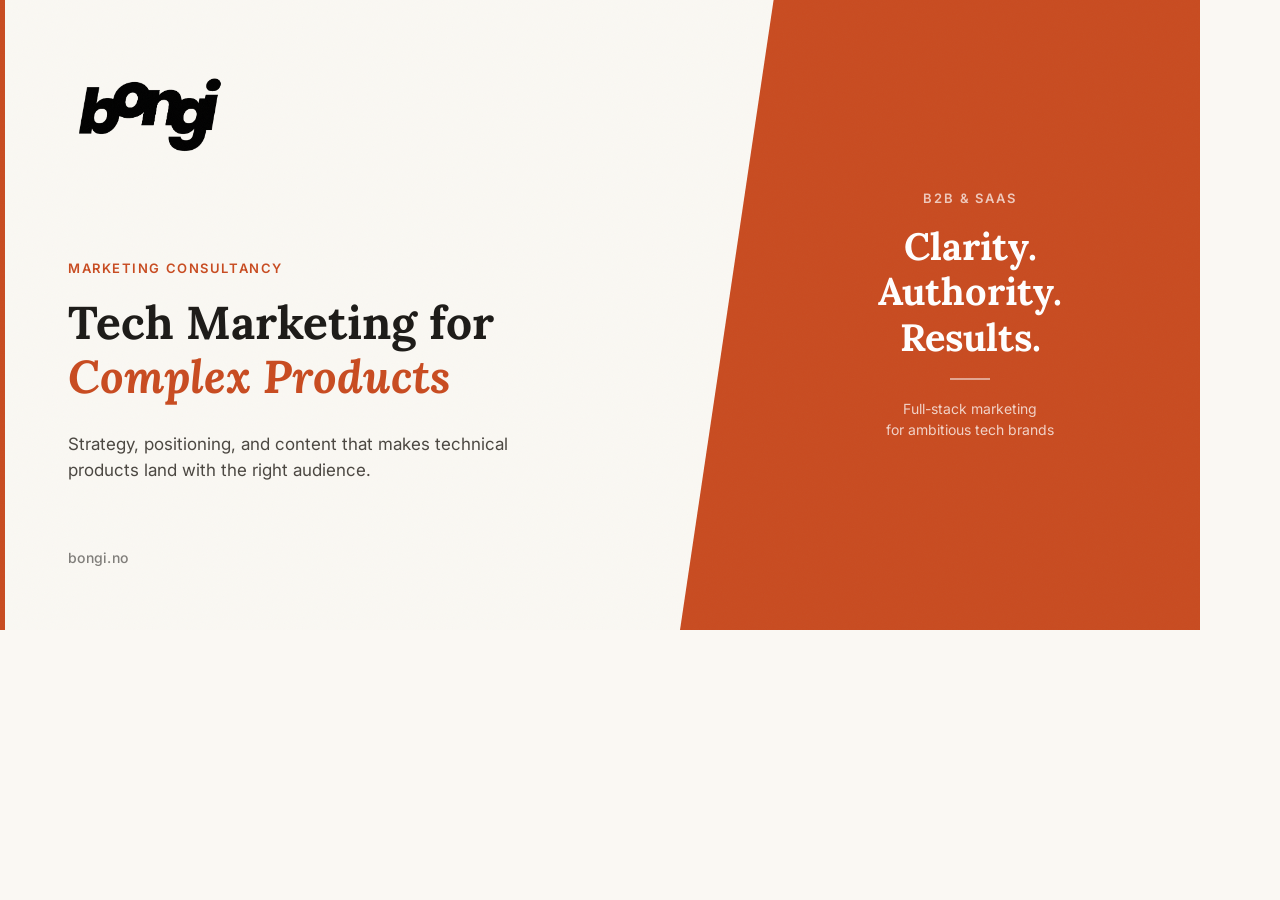
<file: assets/og-image.html>
﻿<!DOCTYPE html>
<html lang="en">
<head>
<meta charset="UTF-8">
<meta name="viewport" content="width=1200">
<title>Bongi OG Image</title>
<link rel="preconnect" href="https://fonts.googleapis.com">
<link rel="preconnect" href="https://fonts.gstatic.com" crossorigin>
<link href="https://fonts.googleapis.com/css2?family=Lora:wght@400;500;600;700&family=Inter:wght@400;500;600&display=swap" rel="stylesheet">
<style>
  * { margin: 0; padding: 0; box-sizing: border-box; }
  html, body {
    width: 1200px;
    height: 630px;
    overflow: hidden;
    background: #faf8f3;
  }
  .card {
    width: 1200px;
    height: 630px;
    background: #faf8f3;
    display: flex;
    position: relative;
    overflow: hidden;
  }
  /* Left content area */
  .left {
    flex: 0 0 680px;
    padding: 64px 68px;
    display: flex;
    flex-direction: column;
    justify-content: space-between;
    position: relative;
    z-index: 2;
  }
  .logo {
    display: block;
    width: 160px;
    height: auto;
  }
  .content {
    flex: 1;
    display: flex;
    flex-direction: column;
    justify-content: center;
    padding: 40px 0 0;
  }
  .eyebrow {
    font-family: 'Inter', sans-serif;
    font-size: 13px;
    font-weight: 600;
    letter-spacing: 0.12em;
    text-transform: uppercase;
    color: #c84b20;
    margin-bottom: 20px;
  }
  .headline {
    font-family: 'Lora', serif;
    font-size: 46px;
    font-weight: 700;
    line-height: 1.18;
    color: #1c1a17;
    margin-bottom: 28px;
    max-width: 520px;
  }
  .headline em {
    font-style: italic;
    color: #c84b20;
  }
  .tagline {
    font-family: 'Inter', sans-serif;
    font-size: 17px;
    font-weight: 400;
    color: #4a4640;
    line-height: 1.5;
    max-width: 460px;
  }
  .footer {
    font-family: 'Inter', sans-serif;
    font-size: 14px;
    font-weight: 500;
    color: #1c1a17;
    letter-spacing: 0.02em;
    opacity: 0.55;
  }
  /* Right accent area */
  .right {
    flex: 1;
    position: relative;
    overflow: hidden;
  }
  .accent-block {
    position: absolute;
    top: 0;
    right: 0;
    width: 100%;
    height: 100%;
    background: #c84b20;
    clip-path: polygon(18% 0%, 100% 0%, 100% 100%, 0% 100%);
  }
  .accent-inner {
    position: absolute;
    top: 0;
    right: 0;
    width: 100%;
    height: 100%;
    display: flex;
    align-items: center;
    justify-content: center;
    padding-left: 60px;
  }
  .quote-mark {
    font-family: 'Lora', serif;
    font-size: 220px;
    font-weight: 700;
    color: rgba(255,255,255,0.12);
    line-height: 1;
    position: absolute;
    top: 20px;
    right: 40px;
    pointer-events: none;
    display: none;
  }
  .right-text {
    position: relative;
    z-index: 2;
    padding: 0 50px;
    text-align: center;
  }
  .right-text .service {
    font-family: 'Inter', sans-serif;
    font-size: 13px;
    font-weight: 600;
    letter-spacing: 0.14em;
    text-transform: uppercase;
    color: rgba(255,255,255,0.7);
    margin-bottom: 18px;
    display: block;
  }
  .right-text .big-word {
    font-family: 'Lora', serif;
    font-size: 38px;
    font-weight: 700;
    color: #fff;
    line-height: 1.2;
    display: block;
    margin-bottom: 10px;
  }
  .divider-line {
    width: 40px;
    height: 2px;
    background: rgba(255,255,255,0.5);
    margin: 18px auto;
  }
  .right-text .sub {
    font-family: 'Inter', sans-serif;
    font-size: 14px;
    font-weight: 400;
    color: rgba(255,255,255,0.75);
    line-height: 1.5;
  }
  /* Subtle grain texture overlay */
  .grain {
    position: absolute;
    inset: 0;
    z-index: 10;
    pointer-events: none;
    opacity: 0.03;
    background-image: url("data:image/svg+xml,%3Csvg viewBox='0 0 200 200' xmlns='http://www.w3.org/2000/svg'%3E%3Cfilter id='noise'%3E%3CfeTurbulence type='fractalNoise' baseFrequency='0.9' numOctaves='4' stitchTiles='stitch'/%3E%3C/filter%3E%3Crect width='100%25' height='100%25' filter='url(%23noise)'/%3E%3C/svg%3E");
    background-repeat: repeat;
    background-size: 150px;
  }
  /* Left edge accent bar */
  .left-bar {
    position: absolute;
    left: 0;
    top: 0;
    width: 5px;
    height: 100%;
    background: #c84b20;
  }
</style>
</head>
<body>
<div class="card">
  <div class="left-bar"></div>
  <div class="left">
    <img class="logo" src="[data-uri]" alt="Bongi">
    <div class="content">
      <p class="eyebrow">Marketing Consultancy</p>
      <h1 class="headline">Tech Marketing for<br><em>Complex Products</em></h1>
      <p class="tagline">Strategy, positioning, and content that makes technical products land with the right audience.</p>
    </div>
    <div class="footer">bongi.no</div>
  </div>
  <div class="right">
    <div class="accent-block"></div>
    <div class="accent-inner">
      <div class="quote-mark">"</div>
      <div class="right-text">
        <span class="service">B2B &amp; SaaS</span>
        <span class="big-word">Clarity.<br>Authority.<br>Results.</span>
        <div class="divider-line"></div>
        <span class="sub">Full-stack marketing<br>for ambitious tech brands</span>
      </div>
    </div>
  </div>
  <div class="grain"></div>
</div>
</body>
</html>
</file>
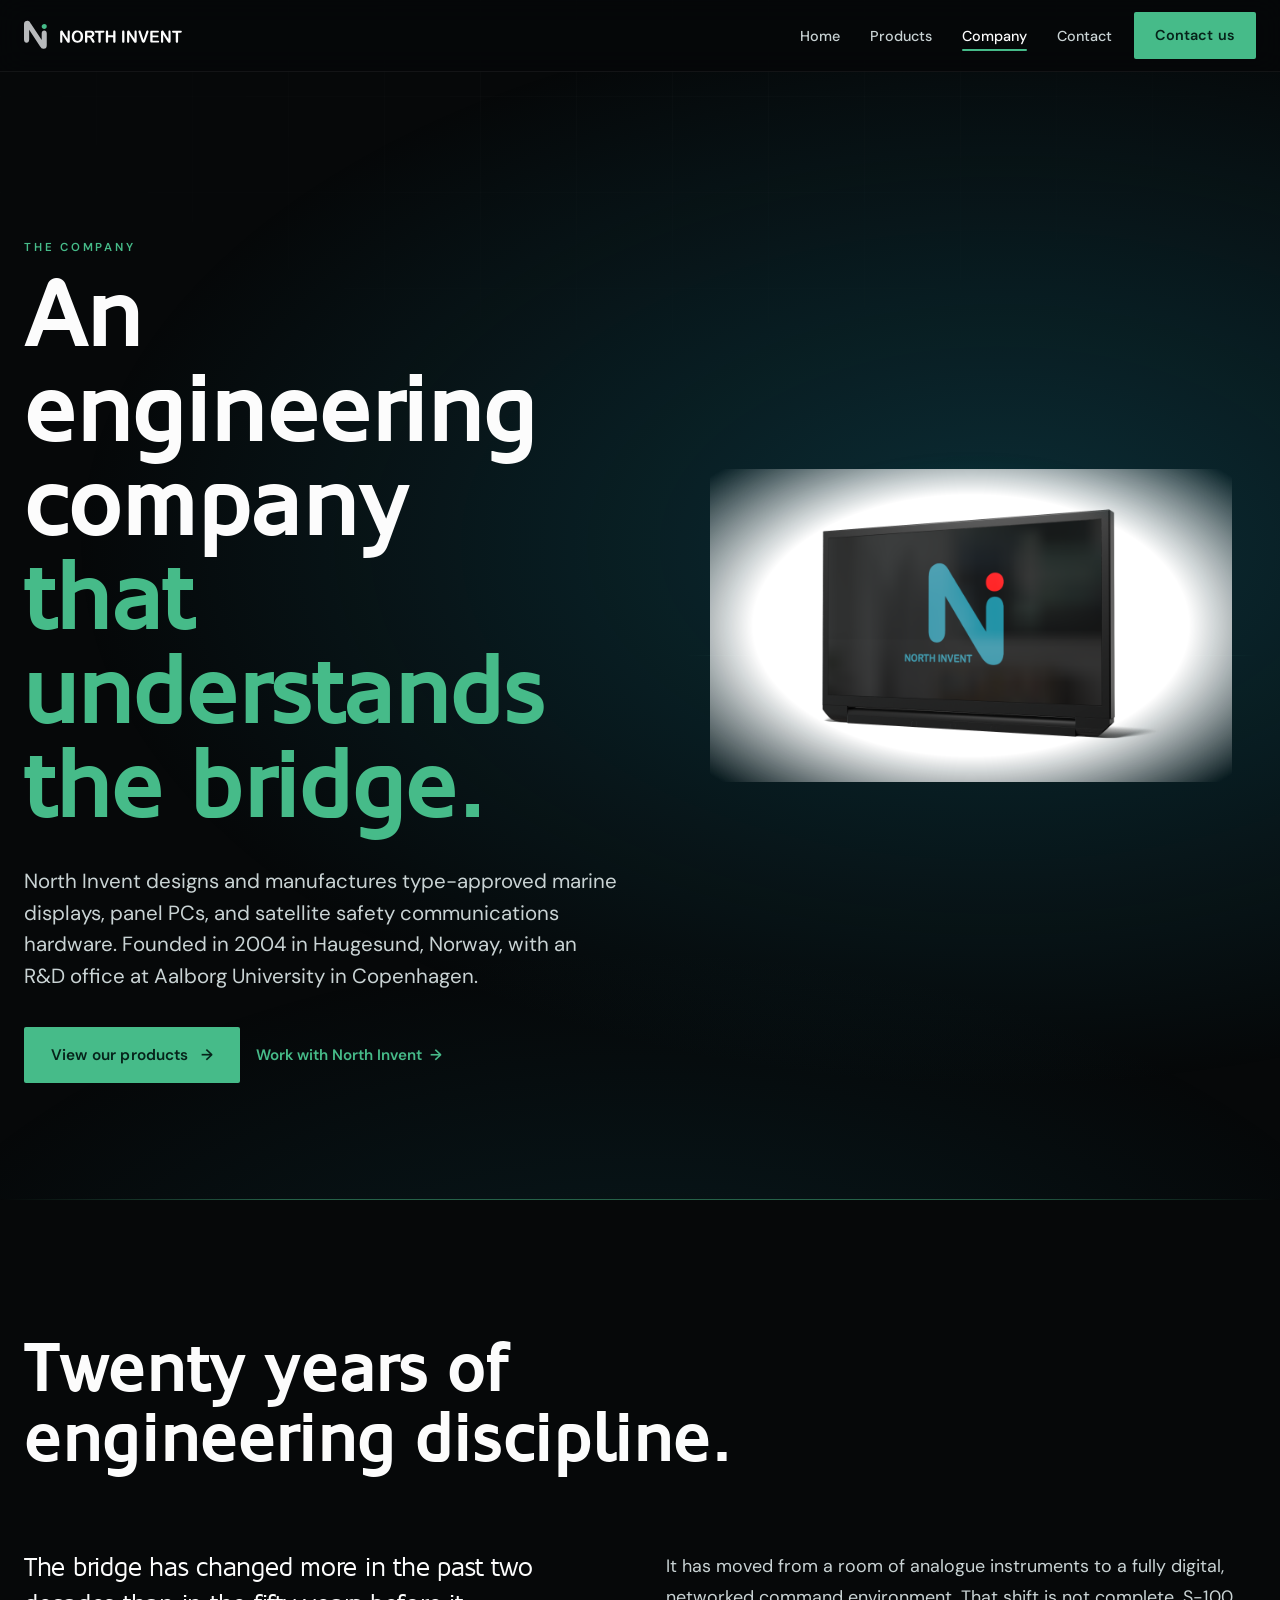
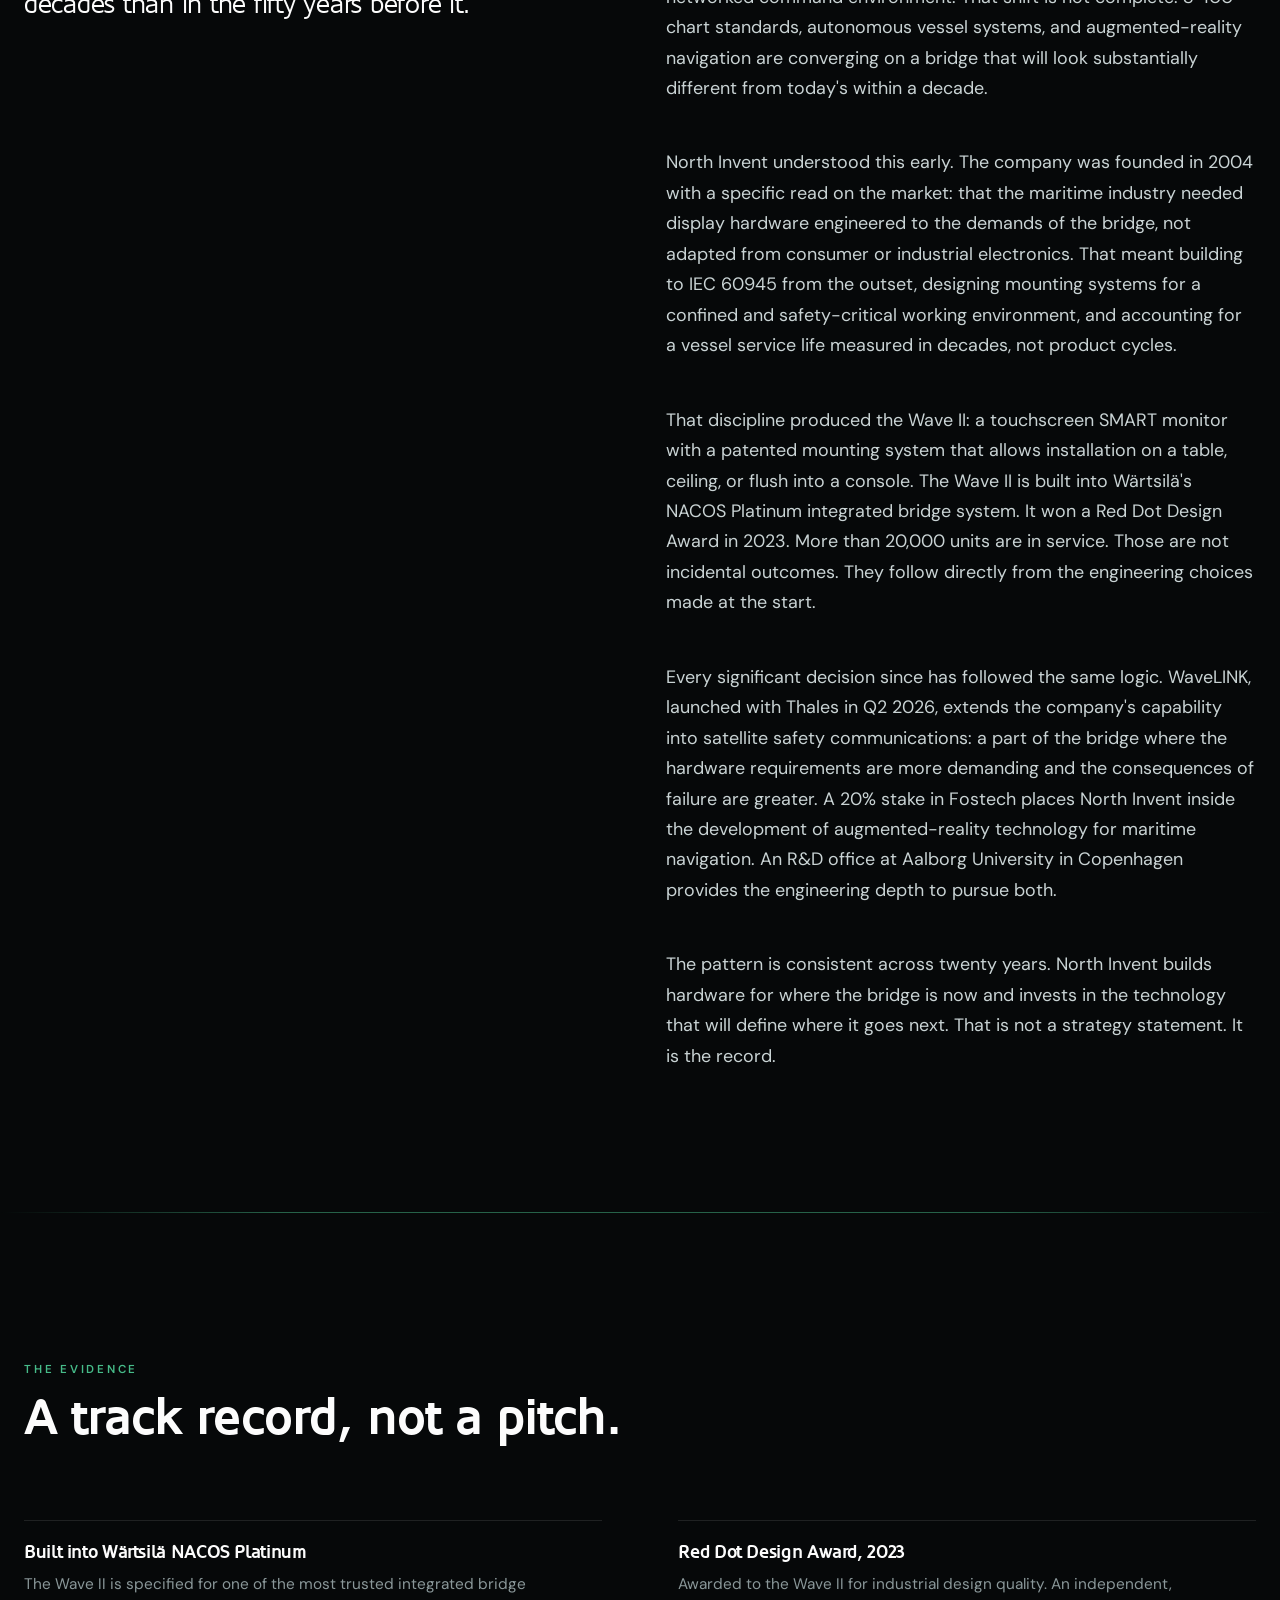
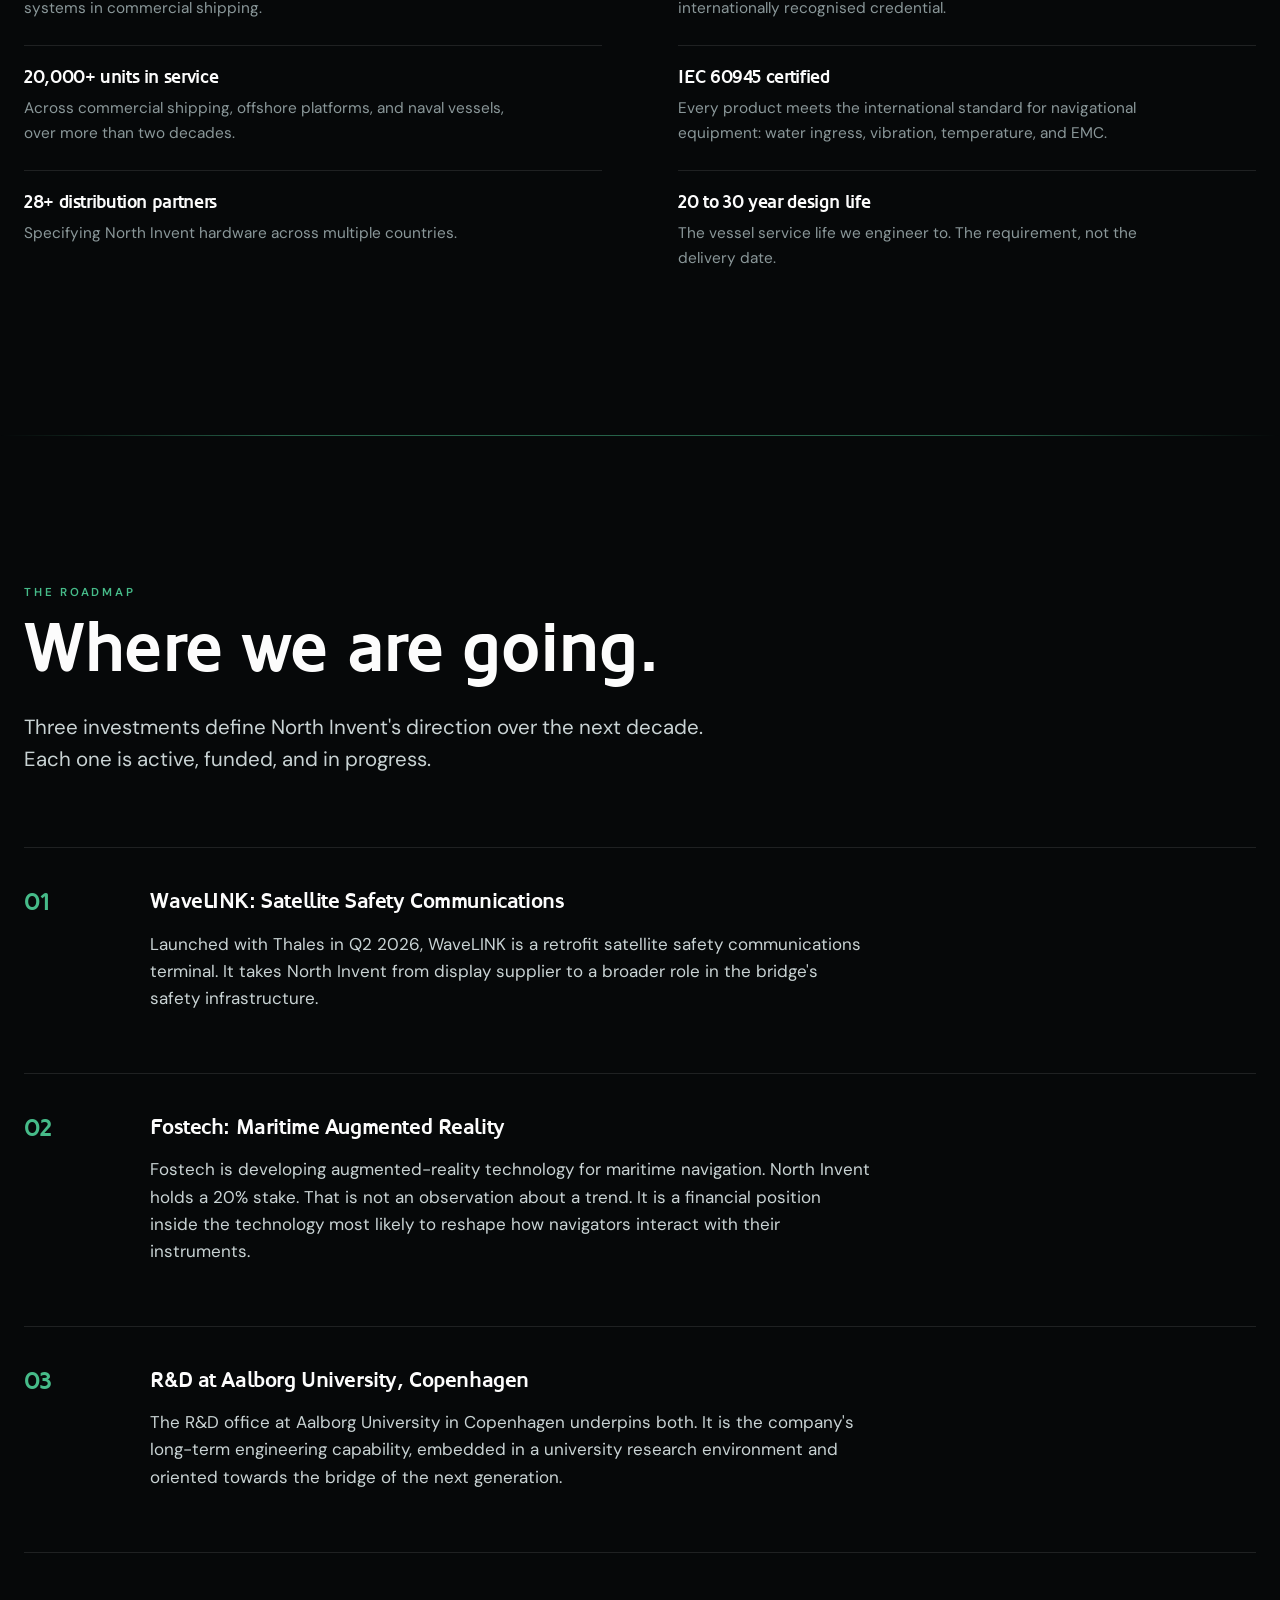
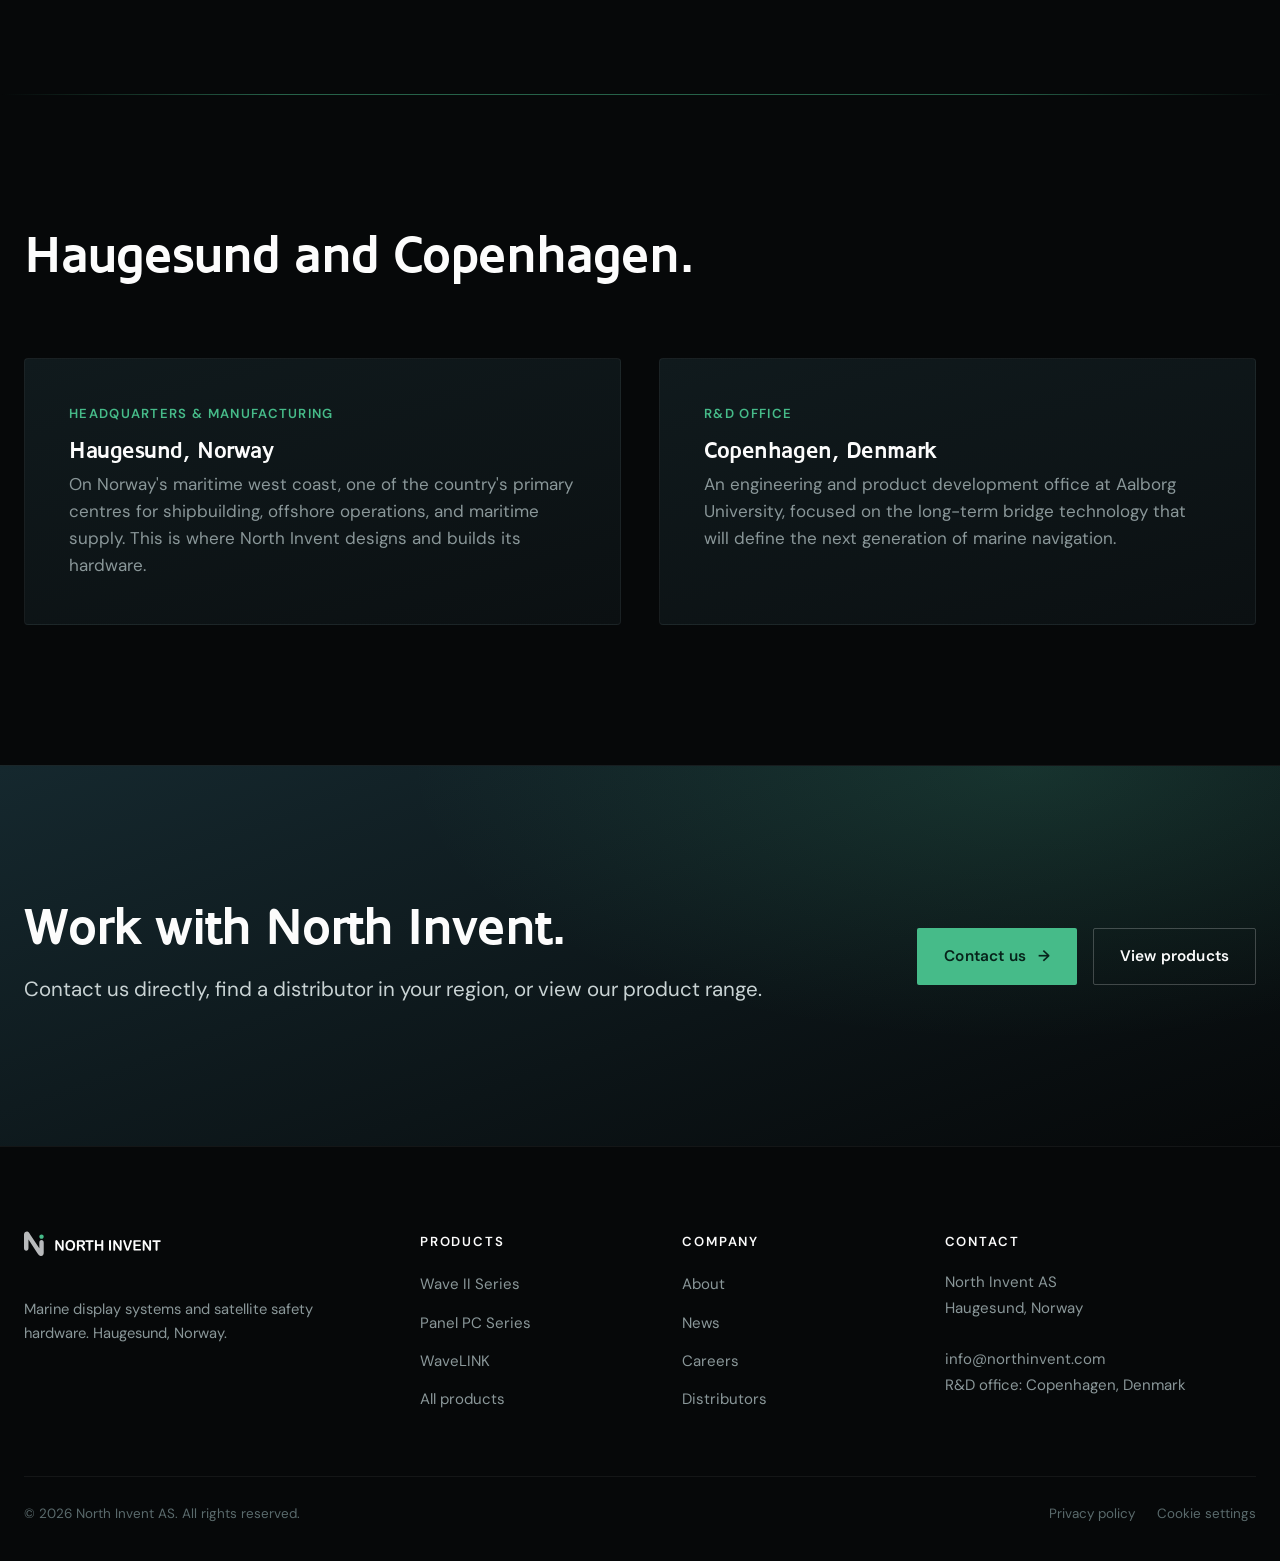
<file: north-invent/about.html>
<!DOCTYPE html>
<html lang="en">
<head>
  <meta charset="UTF-8">
  <meta name="viewport" content="width=device-width, initial-scale=1.0">
  <title>About North Invent - Twenty Years of Marine Bridge Engineering</title>
  <meta name="description" content="North Invent designs and manufactures type-approved marine displays and satellite safety hardware. Founded 2004 in Haugesund, Norway, with an R&D office in Copenhagen.">
  <link rel="preconnect" href="https://fonts.googleapis.com">
  <link rel="preconnect" href="https://fonts.gstatic.com" crossorigin>
  <link href="https://fonts.googleapis.com/css2?family=DM+Sans:opsz,wght@9..40,400;9..40,500;9..40,600;9..40,700&display=swap" rel="stylesheet">
  <link rel="stylesheet" href="styles.css">
</head>
<body>

  <!-- Navigation -->
  <header class="nav" id="nav">
    <div class="wrap wrap-wide nav-inner">
      <a href="index.html" class="nav-logo" aria-label="North Invent home">
        <svg xmlns="http://www.w3.org/2000/svg" viewBox="0 0 232 44" role="img" aria-label="North Invent">
          <g fill="none" fill-rule="evenodd">
            <path fill="#B8BABC" d="M10.428 5.841l15.518 23.497v-9.382c0-1.542.332-2.698.995-3.468s1.558-1.156 2.685-1.156c1.163 0 2.08.386 2.753 1.156.672.77 1.008 1.926 1.008 3.467V36.98c0 3.5-1.452 5.248-4.356 5.248-.728 0-1.381-.104-1.961-.312a4.972 4.972 0 01-1.635-.992 9.666 9.666 0 01-1.416-1.59 117.4 117.4 0 01-1.307-1.863L7.575 14.255v14.508c0 1.522-.355 2.674-1.063 3.453-.71.778-1.617 1.168-2.724 1.168-1.145 0-2.062-.394-2.753-1.183C.345 31.413 0 30.266 0 28.762V6.847c0-1.305.146-2.33.437-3.073.344-.816.916-1.482 1.714-1.999A4.672 4.672 0 014.738 1c.726 0 1.347.118 1.865.353.517.236.97.554 1.36.952.39.4.79.916 1.199 1.55.408.635.83 1.297 1.266 1.986"/>
            <path fill="#46BB89" d="M29.691 13.073c-1.036 0-1.922-.316-2.657-.949-.737-.633-1.104-1.528-1.104-2.686 0-1.048.376-1.912 1.131-2.59.754-.678 1.63-1.017 2.63-1.017a3.91 3.91 0 012.562.922c.745.615 1.118 1.51 1.118 2.685 0 1.14-.364 2.031-1.09 2.672-.727.642-1.59.963-2.59.963"/>
            <path fill="#FCFCFC" d="M65.545 15.295c.49 0 .879.17 1.163.51.284.338.426.848.426 1.527v13.81c0 1.54-.614 2.311-1.841 2.311-.307 0-.583-.046-.828-.138a2.105 2.105 0 01-.691-.437 4.27 4.27 0 01-.598-.7 58.477 58.477 0 01-.551-.82l-6.392-10.23v10.288c0 .672-.15 1.18-.45 1.522-.3.344-.683.515-1.151.515-.484 0-.872-.173-1.164-.52-.292-.349-.437-.854-.437-1.517V17.871c0-.575.06-1.027.184-1.354.145-.36.387-.652.725-.88a1.914 1.914 0 011.093-.342c.307 0 .57.052.788.156.219.104.41.244.575.42.166.175.334.403.507.682.173.28.35.572.535.875l6.552 10.354V17.333c0-.68.14-1.189.42-1.528.28-.34.658-.51 1.135-.51zm98.129 0c.492 0 .879.17 1.164.51.283.338.425.848.425 1.527v13.81c0 1.54-.613 2.311-1.84 2.311-.307 0-.583-.046-.83-.138a2.09 2.09 0 01-.69-.437 4.27 4.27 0 01-.597-.7 58.47 58.47 0 01-.552-.82l-6.391-10.23v10.288c0 .672-.15 1.18-.45 1.522a1.456 1.456 0 01-1.152.515c-.483 0-.871-.173-1.163-.52-.292-.349-.438-.854-.438-1.517V17.871c0-.575.062-1.027.185-1.354.145-.36.387-.652.724-.88a1.92 1.92 0 011.094-.342c.306 0 .57.052.788.156.219.104.41.244.575.42.165.175.334.403.507.682l.535.875 6.552 10.354V17.333c0-.68.139-1.189.42-1.528.28-.34.658-.51 1.134-.51zm17.35 0c.29 0 .56.076.81.228.249.151.444.353.586.605.142.252.212.505.212.76 0 .176-.023.366-.07.57a5.071 5.071 0 01-.171.598c-.07.196-.138.397-.206.605l-4.08 11.474c-.145.44-.291.856-.436 1.252a5.432 5.432 0 01-.505 1.042 2.317 2.317 0 01-.765.737c-.317.191-.706.287-1.166.287-.46 0-.848-.094-1.166-.28a2.272 2.272 0 01-.77-.744 5.613 5.613 0 01-.511-1.048 39.752 39.752 0 01-.437-1.246l-4.01-11.378a20.719 20.719 0 00-.212-.61 4.887 4.887 0 01-.184-.648 2.854 2.854 0 01-.074-.587c0-.407.156-.779.47-1.114a1.555 1.555 0 011.184-.503c.582 0 .994.186 1.235.557.24.372.488.966.74 1.78l3.815 11.781 3.827-11.864c.199-.624.348-1.058.448-1.3.099-.245.264-.465.494-.66.23-.196.544-.294.942-.294zm32.427 0c.492 0 .88.17 1.163.51.285.338.426.848.426 1.527v13.81c0 1.54-.613 2.311-1.84 2.311-.307 0-.583-.046-.828-.138a2.085 2.085 0 01-.69-.437 4.27 4.27 0 01-.599-.7 68.685 68.685 0 01-.552-.82l-6.392-10.23v10.288c0 .672-.149 1.18-.448 1.522a1.46 1.46 0 01-1.153.515c-.484 0-.87-.173-1.163-.52-.292-.349-.438-.854-.438-1.517V17.871c0-.575.061-1.027.184-1.354.146-.36.388-.652.726-.88a1.911 1.911 0 011.092-.342c.307 0 .571.052.79.156.218.104.41.244.574.42.165.175.334.403.507.682l.535.875 6.551 10.354V17.333c0-.68.141-1.189.421-1.528.28-.34.658-.51 1.134-.51zm-135.168 0c1.747 0 3.246.37 4.498 1.109 1.252.738 2.2 1.788 2.843 3.15.644 1.36.966 2.96.966 4.797 0 1.357-.177 2.59-.53 3.7-.352 1.11-.88 2.073-1.585 2.888a6.93 6.93 0 01-2.596 1.867c-1.026.431-2.202.647-3.527.647-1.318 0-2.497-.222-3.54-.665-1.04-.442-1.91-1.067-2.607-1.874-.696-.806-1.223-1.777-1.58-2.91-.355-1.135-.533-2.36-.533-3.678 0-1.35.186-2.587.557-3.713.37-1.125.909-2.084 1.614-2.875a6.979 6.979 0 012.573-1.813c1.01-.42 2.16-.63 3.447-.63zm18.85.309c.765 0 1.42.034 1.963.102a4.773 4.773 0 011.47.414c.528.23.994.562 1.4.993.404.432.712.933.922 1.503.21.57.316 1.176.316 1.815 0 1.309-.354 2.355-1.062 3.138-.707.782-1.78 1.336-3.218 1.664.604.335 1.182.829 1.733 1.483a15.07 15.07 0 011.474 2.089c.432.738.77 1.404 1.01 1.997.241.596.362 1.004.362 1.227 0 .23-.07.46-.213.688a1.504 1.504 0 01-.579.539 1.773 1.773 0 01-.849.197c-.383 0-.705-.093-.964-.28a2.65 2.65 0 01-.672-.713c-.187-.286-.442-.71-.763-1.268l-1.366-2.37c-.49-.87-.928-1.53-1.315-1.985-.387-.455-.779-.766-1.177-.933-.399-.168-.9-.251-1.505-.251h-1.194v5.635c0 .742-.158 1.288-.47 1.639-.315.35-.724.526-1.229.526-.543 0-.964-.183-1.262-.55-.299-.367-.448-.906-.448-1.617V17.783c0-.766.165-1.321.494-1.664.33-.343.861-.515 1.596-.515h5.546zm19.088 0c.59 0 1.028.136 1.315.408.288.27.432.628.432 1.067 0 .44-.146.794-.437 1.06-.291.269-.728.403-1.31.403h-3.724v12.745c0 .734-.157 1.279-.472 1.633-.314.355-.721.533-1.22.533-.507 0-.92-.18-1.238-.538-.32-.36-.478-.901-.478-1.628V18.542h-3.723c-.582 0-1.015-.134-1.3-.402-.282-.267-.424-.621-.424-1.061 0-.456.148-.815.443-1.08.295-.263.722-.395 1.28-.395h10.856zm16.26-.309c.511 0 .926.178 1.244.533.317.355.476.897.476 1.623v13.834c0 .727-.16 1.27-.482 1.629-.322.359-.734.539-1.239.539-.513 0-.922-.182-1.229-.545-.305-.362-.458-.903-.458-1.621v-5.9h-7.375v5.9c0 .726-.16 1.268-.482 1.627-.32.36-.734.539-1.239.539-.513 0-.923-.182-1.228-.545-.306-.363-.459-.904-.459-1.623V17.451c0-.718.151-1.257.453-1.617.302-.359.713-.539 1.234-.539.513 0 .927.178 1.245.533.317.355.476.896.476 1.622v5.029h7.375V17.45c0-.718.154-1.257.464-1.616.31-.359.718-.539 1.223-.539zm13.102 0c.512 0 .927.178 1.245.533.318.355.476.897.476 1.623v13.834c0 .727-.158 1.27-.476 1.629-.318.359-.733.539-1.245.539-.49 0-.894-.182-1.211-.545-.317-.363-.476-.904-.476-1.623V17.451c0-.718.157-1.257.47-1.617.314-.359.719-.539 1.217-.539zm84.145.309c.59 0 1.028.136 1.315.408.288.27.431.628.431 1.067 0 .44-.145.794-.436 1.06-.29.269-.728.403-1.31.403h-3.724v12.745c0 .734-.157 1.279-.47 1.633-.316.355-.723.533-1.223.533-.506 0-.918-.18-1.237-.538-.319-.36-.478-.901-.478-1.628V18.542h-3.723c-.582 0-1.016-.134-1.299-.402-.283-.267-.425-.621-.425-1.061 0-.456.147-.815.442-1.08.295-.263.723-.395 1.282-.395h10.855zm-33.439 0c.545 0 .949.125 1.213.378.265.252.397.582.397.99 0 .416-.132.749-.397 1-.264.253-.668.379-1.213.379h-7.687v4.304h7.079c.52 0 .909.122 1.166.364.257.243.385.564.385.96 0 .399-.127.724-.379.974-.253.25-.644.376-1.172.376h-7.079v4.995h7.952c.536 0 .94.13 1.213.39.272.26.407.607.407 1.04 0 .416-.135.754-.407 1.015-.273.26-.677.39-1.213.39h-9.272c-.742 0-1.275-.171-1.6-.515-.326-.343-.488-.898-.488-1.665V17.784c0-.512.073-.93.218-1.252.145-.323.373-.56.683-.707.309-.147.705-.221 1.187-.221h9.007zM78.283 18.13c-.683 0-1.313.134-1.892.4a4.168 4.168 0 00-1.495 1.167c-.418.51-.748 1.162-.99 1.956-.241.793-.362 1.683-.362 2.672 0 .997.12 1.898.363 2.703.24.805.582 1.474 1.023 2.005.44.53.947.927 1.519 1.189a4.422 4.422 0 001.88.395c.874 0 1.678-.227 2.41-.682.732-.454 1.315-1.157 1.748-2.105.434-.95.65-2.117.65-3.505 0-1.284-.2-2.396-.598-3.337-.4-.94-.968-1.652-1.708-2.136-.74-.482-1.59-.723-2.548-.723zm17.77.147h-3.147v4.818h3.055c.82 0 1.51-.073 2.068-.221.56-.147.985-.398 1.28-.753.295-.355.442-.843.442-1.465 0-.486-.118-.915-.356-1.285a2.162 2.162 0 00-.988-.831c-.398-.176-1.183-.263-2.354-.263z"/>
          </g>
        </svg>
      </a>
      <nav class="nav-right" aria-label="Main">
        <ul class="nav-links">
          <li><a href="index.html">Home</a></li>
          <li><a href="products.html">Products</a></li>
          <li><a href="about.html" class="active">Company</a></li>
          <li><a href="#contact">Contact</a></li>
        </ul>
        <a href="#contact" class="btn btn-primary nav-cta">Contact us</a>
      </nav>
      <button class="hamburger" id="hamburger" aria-label="Open menu" aria-expanded="false" aria-controls="nav">
        <span></span><span></span><span></span>
      </button>
    </div>
  </header>

  <main>

    <!-- PAGE HERO -->
    <section class="hero" aria-label="Introduction">
      <div class="wrap wrap-wide hero-grid">
        <div class="hero-copy">
          <span class="eyebrow">The company</span>
          <h1 class="h-hero">An engineering company<br><span class="line2">that understands the bridge.</span></h1>
          <p class="lede">North Invent designs and manufactures type-approved marine displays, panel PCs, and satellite safety communications hardware. Founded in 2004 in Haugesund, Norway, with an R&amp;D office at Aalborg University in Copenhagen.</p>
          <div class="hero-cta">
            <a href="product-wave-ii.html" class="btn btn-primary">View our products <span class="arr" aria-hidden="true">&rarr;</span></a>
            <a href="#contact" class="link">Work with North Invent <span aria-hidden="true">&rarr;</span></a>
          </div>
        </div>
        <div class="device-stage">
          <div class="hero-horizon" aria-hidden="true"></div>
          <img class="device-img" src="assets/products/3.-WE270-000-124-Monitor-with-hinge-front.png"
               alt="Wave II marine display mounted on its patented hinge, front view, screen lit"
               width="640" height="420" loading="eager" fetchpriority="high">
        </div>
      </div>
    </section>

    <hr class="horizon">

    <!-- THE STORY -->
    <section class="section" aria-labelledby="story-h">
      <div class="wrap wrap-wide">
        <div class="s-head reveal">
          <h2 class="h-xl" id="story-h">Twenty years of<br>engineering discipline.</h2>
        </div>
        <div class="story-cols">
          <div class="story">
            <p class="lead-para">The bridge has changed more in the past two decades than in the fifty years before it.</p>
          </div>
          <div class="story">
            <p>It has moved from a room of analogue instruments to a fully digital, networked command environment. That shift is not complete. S-100 chart standards, autonomous vessel systems, and augmented-reality navigation are converging on a bridge that will look substantially different from today's within a decade.</p>
            <p>North Invent understood this early. The company was founded in 2004 with a specific read on the market: that the maritime industry needed display hardware engineered to the demands of the bridge, not adapted from consumer or industrial electronics. That meant building to IEC 60945 from the outset, designing mounting systems for a confined and safety-critical working environment, and accounting for a vessel service life measured in decades, not product cycles.</p>
            <p>That discipline produced the Wave II: a touchscreen SMART monitor with a patented mounting system that allows installation on a table, ceiling, or flush into a console. The Wave II is built into Wärtsilä's NACOS Platinum integrated bridge system. It won a Red Dot Design Award in 2023. More than 20,000 units are in service. Those are not incidental outcomes. They follow directly from the engineering choices made at the start.</p>
            <p>Every significant decision since has followed the same logic. WaveLINK, launched with Thales in Q2 2026, extends the company's capability into satellite safety communications: a part of the bridge where the hardware requirements are more demanding and the consequences of failure are greater. A 20% stake in Fostech places North Invent inside the development of augmented-reality technology for maritime navigation. An R&amp;D office at Aalborg University in Copenhagen provides the engineering depth to pursue both.</p>
            <p>The pattern is consistent across twenty years. North Invent builds hardware for where the bridge is now and invests in the technology that will define where it goes next. That is not a strategy statement. It is the record.</p>
          </div>
        </div>
      </div>
    </section>

    <hr class="horizon">

    <!-- THE EVIDENCE -->
    <section class="section" aria-labelledby="evidence-h">
      <div class="wrap wrap-wide">
        <div class="s-head reveal">
          <span class="eyebrow">The evidence</span>
          <h2 class="h-lg" id="evidence-h">A track record, not a pitch.</h2>
        </div>
        <div class="evidence reveal">
          <div class="ev-row">
            <h3>Built into Wärtsilä NACOS Platinum</h3>
            <p>The Wave II is specified for one of the most trusted integrated bridge systems in commercial shipping.</p>
          </div>
          <div class="ev-row">
            <h3>Red Dot Design Award, 2023</h3>
            <p>Awarded to the Wave II for industrial design quality. An independent, internationally recognised credential.</p>
          </div>
          <div class="ev-row">
            <h3>20,000+ units in service</h3>
            <p>Across commercial shipping, offshore platforms, and naval vessels, over more than two decades.</p>
          </div>
          <div class="ev-row">
            <h3>IEC 60945 certified</h3>
            <p>Every product meets the international standard for navigational equipment: water ingress, vibration, temperature, and EMC.</p>
          </div>
          <div class="ev-row">
            <h3>28+ distribution partners</h3>
            <p>Specifying North Invent hardware across multiple countries.</p>
          </div>
          <div class="ev-row">
            <h3>20 to 30 year design life</h3>
            <p>The vessel service life we engineer to. The requirement, not the delivery date.</p>
          </div>
        </div>
      </div>
    </section>

    <hr class="horizon">

    <!-- WHERE WE ARE GOING -->
    <section class="section" aria-labelledby="forward-h">
      <div class="wrap wrap-wide">
        <div class="s-head reveal">
          <span class="eyebrow">The roadmap</span>
          <h2 class="h-xl" id="forward-h">Where we are going.</h2>
          <p class="lede">Three investments define North Invent's direction over the next decade. Each one is active, funded, and in progress.</p>
        </div>
        <div class="invest-list">
          <div class="invest-row reveal">
            <div class="invest-idx">01</div>
            <div>
              <h3>WaveLINK: Satellite Safety Communications</h3>
              <p class="invest-body">Launched with Thales in Q2 2026, WaveLINK is a retrofit satellite safety communications terminal. It takes North Invent from display supplier to a broader role in the bridge's safety infrastructure.</p>
            </div>
          </div>
          <div class="invest-row reveal">
            <div class="invest-idx">02</div>
            <div>
              <h3>Fostech: Maritime Augmented Reality</h3>
              <p class="invest-body">Fostech is developing augmented-reality technology for maritime navigation. North Invent holds a 20% stake. That is not an observation about a trend. It is a financial position inside the technology most likely to reshape how navigators interact with their instruments.</p>
            </div>
          </div>
          <div class="invest-row reveal">
            <div class="invest-idx">03</div>
            <div>
              <h3>R&amp;D at Aalborg University, Copenhagen</h3>
              <p class="invest-body">The R&amp;D office at Aalborg University in Copenhagen underpins both. It is the company's long-term engineering capability, embedded in a university research environment and oriented towards the bridge of the next generation.</p>
            </div>
          </div>
        </div>
      </div>
    </section>

    <hr class="horizon">

    <!-- LOCATIONS -->
    <section class="section" aria-labelledby="loc-h">
      <div class="wrap wrap-wide">
        <div class="s-head reveal">
          <h2 class="h-lg" id="loc-h">Haugesund and Copenhagen.</h2>
        </div>
        <div class="loc-grid">
          <div class="panel loc-card reveal">
            <div class="role">Headquarters &amp; manufacturing</div>
            <h3>Haugesund, Norway</h3>
            <p>On Norway's maritime west coast, one of the country's primary centres for shipbuilding, offshore operations, and maritime supply. This is where North Invent designs and builds its hardware.</p>
          </div>
          <div class="panel loc-card reveal d1">
            <div class="role">R&amp;D office</div>
            <h3>Copenhagen, Denmark</h3>
            <p>An engineering and product development office at Aalborg University, focused on the long-term bridge technology that will define the next generation of marine navigation.</p>
          </div>
        </div>
      </div>
    </section>

  </main>

  <!-- CTA -->
  <section class="cta section" id="contact" aria-labelledby="cta-h">
    <div class="wrap wrap-wide cta-inner">
      <div>
        <h2 class="h-lg" id="cta-h">Work with North Invent.</h2>
        <p class="lede">Contact us directly, find a distributor in your region, or view our product range.</p>
      </div>
      <div class="cta-btns">
        <a href="mailto:info@northinvent.com" class="btn btn-primary">Contact us <span class="arr" aria-hidden="true">&rarr;</span></a>
        <a href="product-wave-ii.html" class="btn btn-ghost">View products</a>
      </div>
    </div>
  </section>

  <!-- FOOTER -->
  <footer class="footer">
    <div class="wrap wrap-wide">
      <div class="footer-grid">
        <div>
          <div class="footer-logo">
            <svg xmlns="http://www.w3.org/2000/svg" viewBox="0 0 232 44" role="img" aria-label="North Invent">
              <g fill="none" fill-rule="evenodd">
                <path fill="#B8BABC" d="M10.428 5.841l15.518 23.497v-9.382c0-1.542.332-2.698.995-3.468s1.558-1.156 2.685-1.156c1.163 0 2.08.386 2.753 1.156.672.77 1.008 1.926 1.008 3.467V36.98c0 3.5-1.452 5.248-4.356 5.248-.728 0-1.381-.104-1.961-.312a4.972 4.972 0 01-1.635-.992 9.666 9.666 0 01-1.416-1.59 117.4 117.4 0 01-1.307-1.863L7.575 14.255v14.508c0 1.522-.355 2.674-1.063 3.453-.71.778-1.617 1.168-2.724 1.168-1.145 0-2.062-.394-2.753-1.183C.345 31.413 0 30.266 0 28.762V6.847c0-1.305.146-2.33.437-3.073.344-.816.916-1.482 1.714-1.999A4.672 4.672 0 014.738 1c.726 0 1.347.118 1.865.353.517.236.97.554 1.36.952.39.4.79.916 1.199 1.55.408.635.83 1.297 1.266 1.986"/>
                <path fill="#46BB89" d="M29.691 13.073c-1.036 0-1.922-.316-2.657-.949-.737-.633-1.104-1.528-1.104-2.686 0-1.048.376-1.912 1.131-2.59.754-.678 1.63-1.017 2.63-1.017a3.91 3.91 0 012.562.922c.745.615 1.118 1.51 1.118 2.685 0 1.14-.364 2.031-1.09 2.672-.727.642-1.59.963-2.59.963"/>
                <path fill="#FCFCFC" d="M65.545 15.295c.49 0 .879.17 1.163.51.284.338.426.848.426 1.527v13.81c0 1.54-.614 2.311-1.841 2.311-.307 0-.583-.046-.828-.138a2.105 2.105 0 01-.691-.437 4.27 4.27 0 01-.598-.7 58.477 58.477 0 01-.551-.82l-6.392-10.23v10.288c0 .672-.15 1.18-.45 1.522-.3.344-.683.515-1.151.515-.484 0-.872-.173-1.164-.52-.292-.349-.437-.854-.437-1.517V17.871c0-.575.06-1.027.184-1.354.145-.36.387-.652.725-.88a1.914 1.914 0 011.093-.342c.307 0 .57.052.788.156.219.104.41.244.575.42.166.175.334.403.507.682.173.28.35.572.535.875l6.552 10.354V17.333c0-.68.14-1.189.42-1.528.28-.34.658-.51 1.135-.51zm98.129 0c.492 0 .879.17 1.164.51.283.338.425.848.425 1.527v13.81c0 1.54-.613 2.311-1.84 2.311-.307 0-.583-.046-.83-.138a2.09 2.09 0 01-.69-.437 4.27 4.27 0 01-.597-.7 58.47 58.47 0 01-.552-.82l-6.391-10.23v10.288c0 .672-.15 1.18-.45 1.522a1.456 1.456 0 01-1.152.515c-.483 0-.871-.173-1.163-.52-.292-.349-.438-.854-.438-1.517V17.871c0-.575.062-1.027.185-1.354.145-.36.387-.652.724-.88a1.92 1.92 0 011.094-.342c.306 0 .57.052.788.156.219.104.41.244.575.42.165.175.334.403.507.682l.535.875 6.552 10.354V17.333c0-.68.139-1.189.42-1.528.28-.34.658-.51 1.134-.51zm17.35 0c.29 0 .56.076.81.228.249.151.444.353.586.605.142.252.212.505.212.76 0 .176-.023.366-.07.57a5.071 5.071 0 01-.171.598c-.07.196-.138.397-.206.605l-4.08 11.474c-.145.44-.291.856-.436 1.252a5.432 5.432 0 01-.505 1.042 2.317 2.317 0 01-.765.737c-.317.191-.706.287-1.166.287-.46 0-.848-.094-1.166-.28a2.272 2.272 0 01-.77-.744 5.613 5.613 0 01-.511-1.048 39.752 39.752 0 01-.437-1.246l-4.01-11.378a20.719 20.719 0 00-.212-.61 4.887 4.887 0 01-.184-.648 2.854 2.854 0 01-.074-.587c0-.407.156-.779.47-1.114a1.555 1.555 0 011.184-.503c.582 0 .994.186 1.235.557.24.372.488.966.74 1.78l3.815 11.781 3.827-11.864c.199-.624.348-1.058.448-1.3.099-.245.264-.465.494-.66.23-.196.544-.294.942-.294zm32.427 0c.492 0 .88.17 1.163.51.285.338.426.848.426 1.527v13.81c0 1.54-.613 2.311-1.84 2.311-.307 0-.583-.046-.828-.138a2.085 2.085 0 01-.69-.437 4.27 4.27 0 01-.599-.7 68.685 68.685 0 01-.552-.82l-6.392-10.23v10.288c0 .672-.149 1.18-.448 1.522a1.46 1.46 0 01-1.153.515c-.484 0-.87-.173-1.163-.52-.292-.349-.438-.854-.438-1.517V17.871c0-.575.061-1.027.184-1.354.146-.36.388-.652.726-.88a1.911 1.911 0 011.092-.342c.307 0 .571.052.79.156.218.104.41.244.574.42.165.175.334.403.507.682l.535.875 6.551 10.354V17.333c0-.68.141-1.189.421-1.528.28-.34.658-.51 1.134-.51zm-135.168 0c1.747 0 3.246.37 4.498 1.109 1.252.738 2.2 1.788 2.843 3.15.644 1.36.966 2.96.966 4.797 0 1.357-.177 2.59-.53 3.7-.352 1.11-.88 2.073-1.585 2.888a6.93 6.93 0 01-2.596 1.867c-1.026.431-2.202.647-3.527.647-1.318 0-2.497-.222-3.54-.665-1.04-.442-1.91-1.067-2.607-1.874-.696-.806-1.223-1.777-1.58-2.91-.355-1.135-.533-2.36-.533-3.678 0-1.35.186-2.587.557-3.713.37-1.125.909-2.084 1.614-2.875a6.979 6.979 0 012.573-1.813c1.01-.42 2.16-.63 3.447-.63zm18.85.309c.765 0 1.42.034 1.963.102a4.773 4.773 0 011.47.414c.528.23.994.562 1.4.993.404.432.712.933.922 1.503.21.57.316 1.176.316 1.815 0 1.309-.354 2.355-1.062 3.138-.707.782-1.78 1.336-3.218 1.664.604.335 1.182.829 1.733 1.483a15.07 15.07 0 011.474 2.089c.432.738.77 1.404 1.01 1.997.241.596.362 1.004.362 1.227 0 .23-.07.46-.213.688a1.504 1.504 0 01-.579.539 1.773 1.773 0 01-.849.197c-.383 0-.705-.093-.964-.28a2.65 2.65 0 01-.672-.713c-.187-.286-.442-.71-.763-1.268l-1.366-2.37c-.49-.87-.928-1.53-1.315-1.985-.387-.455-.779-.766-1.177-.933-.399-.168-.9-.251-1.505-.251h-1.194v5.635c0 .742-.158 1.288-.47 1.639-.315.35-.724.526-1.229.526-.543 0-.964-.183-1.262-.55-.299-.367-.448-.906-.448-1.617V17.783c0-.766.165-1.321.494-1.664.33-.343.861-.515 1.596-.515h5.546zm19.088 0c.59 0 1.028.136 1.315.408.288.27.432.628.432 1.067 0 .44-.146.794-.437 1.06-.291.269-.728.403-1.31.403h-3.724v12.745c0 .734-.157 1.279-.472 1.633-.314.355-.721.533-1.22.533-.507 0-.92-.18-1.238-.538-.32-.36-.478-.901-.478-1.628V18.542h-3.723c-.582 0-1.015-.134-1.3-.402-.282-.267-.424-.621-.424-1.061 0-.456.148-.815.443-1.08.295-.263.722-.395 1.28-.395h10.856zm16.26-.309c.511 0 .926.178 1.244.533.317.355.476.897.476 1.623v13.834c0 .727-.16 1.27-.482 1.629-.322.359-.734.539-1.239.539-.513 0-.922-.182-1.229-.545-.305-.362-.458-.903-.458-1.621v-5.9h-7.375v5.9c0 .726-.16 1.268-.482 1.627-.32.36-.734.539-1.239.539-.513 0-.923-.182-1.228-.545-.306-.363-.459-.904-.459-1.623V17.451c0-.718.151-1.257.453-1.617.302-.359.713-.539 1.234-.539.513 0 .927.178 1.245.533.317.355.476.896.476 1.622v5.029h7.375V17.45c0-.718.154-1.257.464-1.616.31-.359.718-.539 1.223-.539zm13.102 0c.512 0 .927.178 1.245.533.318.355.476.897.476 1.623v13.834c0 .727-.158 1.27-.476 1.629-.318.359-.733.539-1.245.539-.49 0-.894-.182-1.211-.545-.317-.363-.476-.904-.476-1.623V17.451c0-.718.157-1.257.47-1.617.314-.359.719-.539 1.217-.539zm84.145.309c.59 0 1.028.136 1.315.408.288.27.431.628.431 1.067 0 .44-.145.794-.436 1.06-.29.269-.728.403-1.31.403h-3.724v12.745c0 .734-.157 1.279-.47 1.633-.316.355-.723.533-1.223.533-.506 0-.918-.18-1.237-.538-.319-.36-.478-.901-.478-1.628V18.542h-3.723c-.582 0-1.016-.134-1.299-.402-.283-.267-.425-.621-.425-1.061 0-.456.147-.815.442-1.08.295-.263.723-.395 1.282-.395h10.855zm-33.439 0c.545 0 .949.125 1.213.378.265.252.397.582.397.99 0 .416-.132.749-.397 1-.264.253-.668.379-1.213.379h-7.687v4.304h7.079c.52 0 .909.122 1.166.364.257.243.385.564.385.96 0 .399-.127.724-.379.974-.253.25-.644.376-1.172.376h-7.079v4.995h7.952c.536 0 .94.13 1.213.39.272.26.407.607.407 1.04 0 .416-.135.754-.407 1.015-.273.26-.677.39-1.213.39h-9.272c-.742 0-1.275-.171-1.6-.515-.326-.343-.488-.898-.488-1.665V17.784c0-.512.073-.93.218-1.252.145-.323.373-.56.683-.707.309-.147.705-.221 1.187-.221h9.007zM78.283 18.13c-.683 0-1.313.134-1.892.4a4.168 4.168 0 00-1.495 1.167c-.418.51-.748 1.162-.99 1.956-.241.793-.362 1.683-.362 2.672 0 .997.12 1.898.363 2.703.24.805.582 1.474 1.023 2.005.44.53.947.927 1.519 1.189a4.422 4.422 0 001.88.395c.874 0 1.678-.227 2.41-.682.732-.454 1.315-1.157 1.748-2.105.434-.95.65-2.117.65-3.505 0-1.284-.2-2.396-.598-3.337-.4-.94-.968-1.652-1.708-2.136-.74-.482-1.59-.723-2.548-.723zm17.77.147h-3.147v4.818h3.055c.82 0 1.51-.073 2.068-.221.56-.147.985-.398 1.28-.753.295-.355.442-.843.442-1.465 0-.486-.118-.915-.356-1.285a2.162 2.162 0 00-.988-.831c-.398-.176-1.183-.263-2.354-.263z"/>
              </g>
            </svg>
          </div>
          <p class="footer-tag">Marine display systems and satellite safety hardware. Haugesund, Norway.</p>
        </div>
        <div>
          <div class="footer-col-title">Products</div>
          <ul class="footer-links">
            <li><a href="product-wave-ii.html">Wave II Series</a></li>
            <li><a href="#">Panel PC Series</a></li>
            <li><a href="#">WaveLINK</a></li>
            <li><a href="#">All products</a></li>
          </ul>
        </div>
        <div>
          <div class="footer-col-title">Company</div>
          <ul class="footer-links">
            <li><a href="about.html">About</a></li>
            <li><a href="#">News</a></li>
            <li><a href="#">Careers</a></li>
            <li><a href="#">Distributors</a></li>
          </ul>
        </div>
        <div class="footer-contact">
          <div class="footer-col-title">Contact</div>
          <p>
            North Invent AS<br>
            Haugesund, Norway<br><br>
            <a href="mailto:info@northinvent.com">info@northinvent.com</a><br>
            R&amp;D office: Copenhagen, Denmark
          </p>
        </div>
      </div>
      <div class="footer-bottom">
        <span>&copy; 2026 North Invent AS. All rights reserved.</span>
        <nav aria-label="Legal">
          <a href="#">Privacy policy</a>
          <a href="#">Cookie settings</a>
        </nav>
      </div>
    </div>
  </footer>

  <script>
    // Mobile menu
    (function () {
      var nav = document.getElementById('nav');
      var btn = document.getElementById('hamburger');
      if (btn) btn.addEventListener('click', function () {
        var open = nav.classList.toggle('open');
        btn.setAttribute('aria-expanded', open ? 'true' : 'false');
      });
    })();
    // Scroll reveal — IntersectionObserver, reduced-motion aware
    (function () {
      var reduce = window.matchMedia('(prefers-reduced-motion: reduce)').matches;
      var els = document.querySelectorAll('.reveal');
      if (reduce || !('IntersectionObserver' in window)) {
        els.forEach(function (el) { el.classList.add('in'); });
        return;
      }
      var io = new IntersectionObserver(function (entries) {
        entries.forEach(function (e) {
          if (e.isIntersecting) { e.target.classList.add('in'); io.unobserve(e.target); }
        });
      }, { threshold: 0.18 });
      els.forEach(function (el) { io.observe(el); });
    })();
  </script>
</body>
</html>
</file>
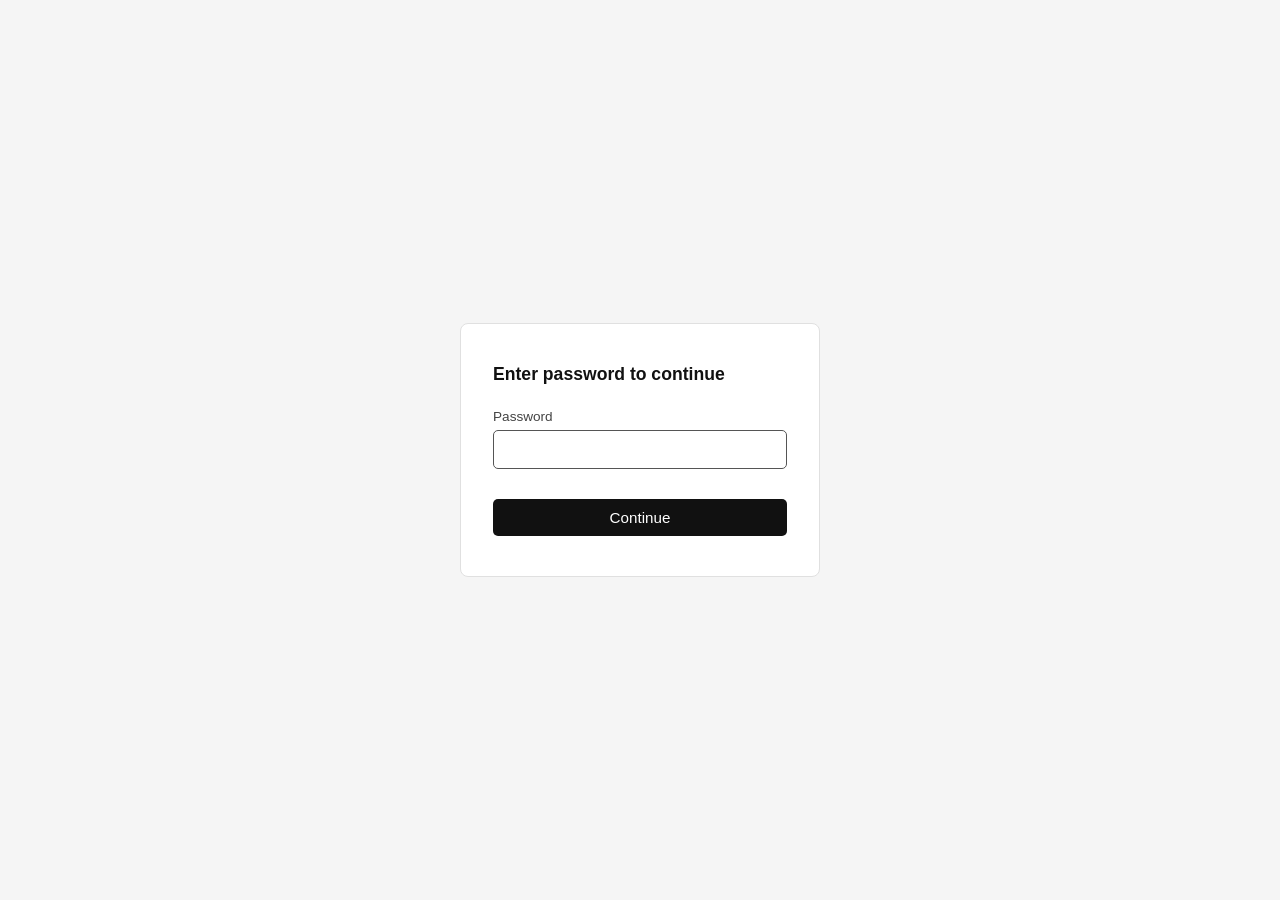
<file: north-invent/login.html>
<!DOCTYPE html>
<html lang="en">
<head>
  <meta charset="UTF-8" />
  <meta name="viewport" content="width=device-width, initial-scale=1.0" />
  <title>North Invent — Access</title>
  <style>
    *, *::before, *::after { box-sizing: border-box; margin: 0; padding: 0; }

    body {
      font-family: -apple-system, BlinkMacSystemFont, "Segoe UI", Helvetica, Arial, sans-serif;
      background: #f5f5f5;
      color: #111;
      display: flex;
      align-items: center;
      justify-content: center;
      min-height: 100vh;
    }

    .card {
      background: #fff;
      border: 1px solid #e0e0e0;
      border-radius: 8px;
      padding: 2.5rem 2rem;
      width: 100%;
      max-width: 360px;
    }

    h1 {
      font-size: 1.1rem;
      font-weight: 600;
      margin-bottom: 1.5rem;
      color: #111;
    }

    label {
      display: block;
      font-size: 0.85rem;
      font-weight: 500;
      margin-bottom: 0.4rem;
      color: #444;
    }

    input[type="password"] {
      width: 100%;
      padding: 0.6rem 0.75rem;
      border: 1px solid #ccc;
      border-radius: 5px;
      font-size: 1rem;
      outline: none;
      transition: border-color 0.15s;
    }

    input[type="password"]:focus {
      border-color: #555;
    }

    .error {
      margin-top: 0.6rem;
      font-size: 0.82rem;
      color: #c00;
    }

    button {
      margin-top: 1.25rem;
      width: 100%;
      padding: 0.65rem;
      background: #111;
      color: #fff;
      border: none;
      border-radius: 5px;
      font-size: 0.95rem;
      font-weight: 500;
      cursor: pointer;
      transition: background 0.15s;
    }

    button:hover { background: #333; }
  </style>
</head>
<body>
  <div class="card">
    <h1>Enter password to continue</h1>
    <form method="POST" action="/api/login">
      <label for="password">Password</label>
      <input
        type="password"
        id="password"
        name="password"
        autocomplete="current-password"
        autofocus
        required
      />
      <div class="error" id="error-msg" aria-live="polite"></div>
      <button type="submit">Continue</button>
    </form>
  </div>

  <script>
    if (new URLSearchParams(window.location.search).get('error') === '1') {
      document.getElementById('error-msg').textContent = 'Incorrect password. Please try again.';
    }
  </script>
</body>
</html>
</file>
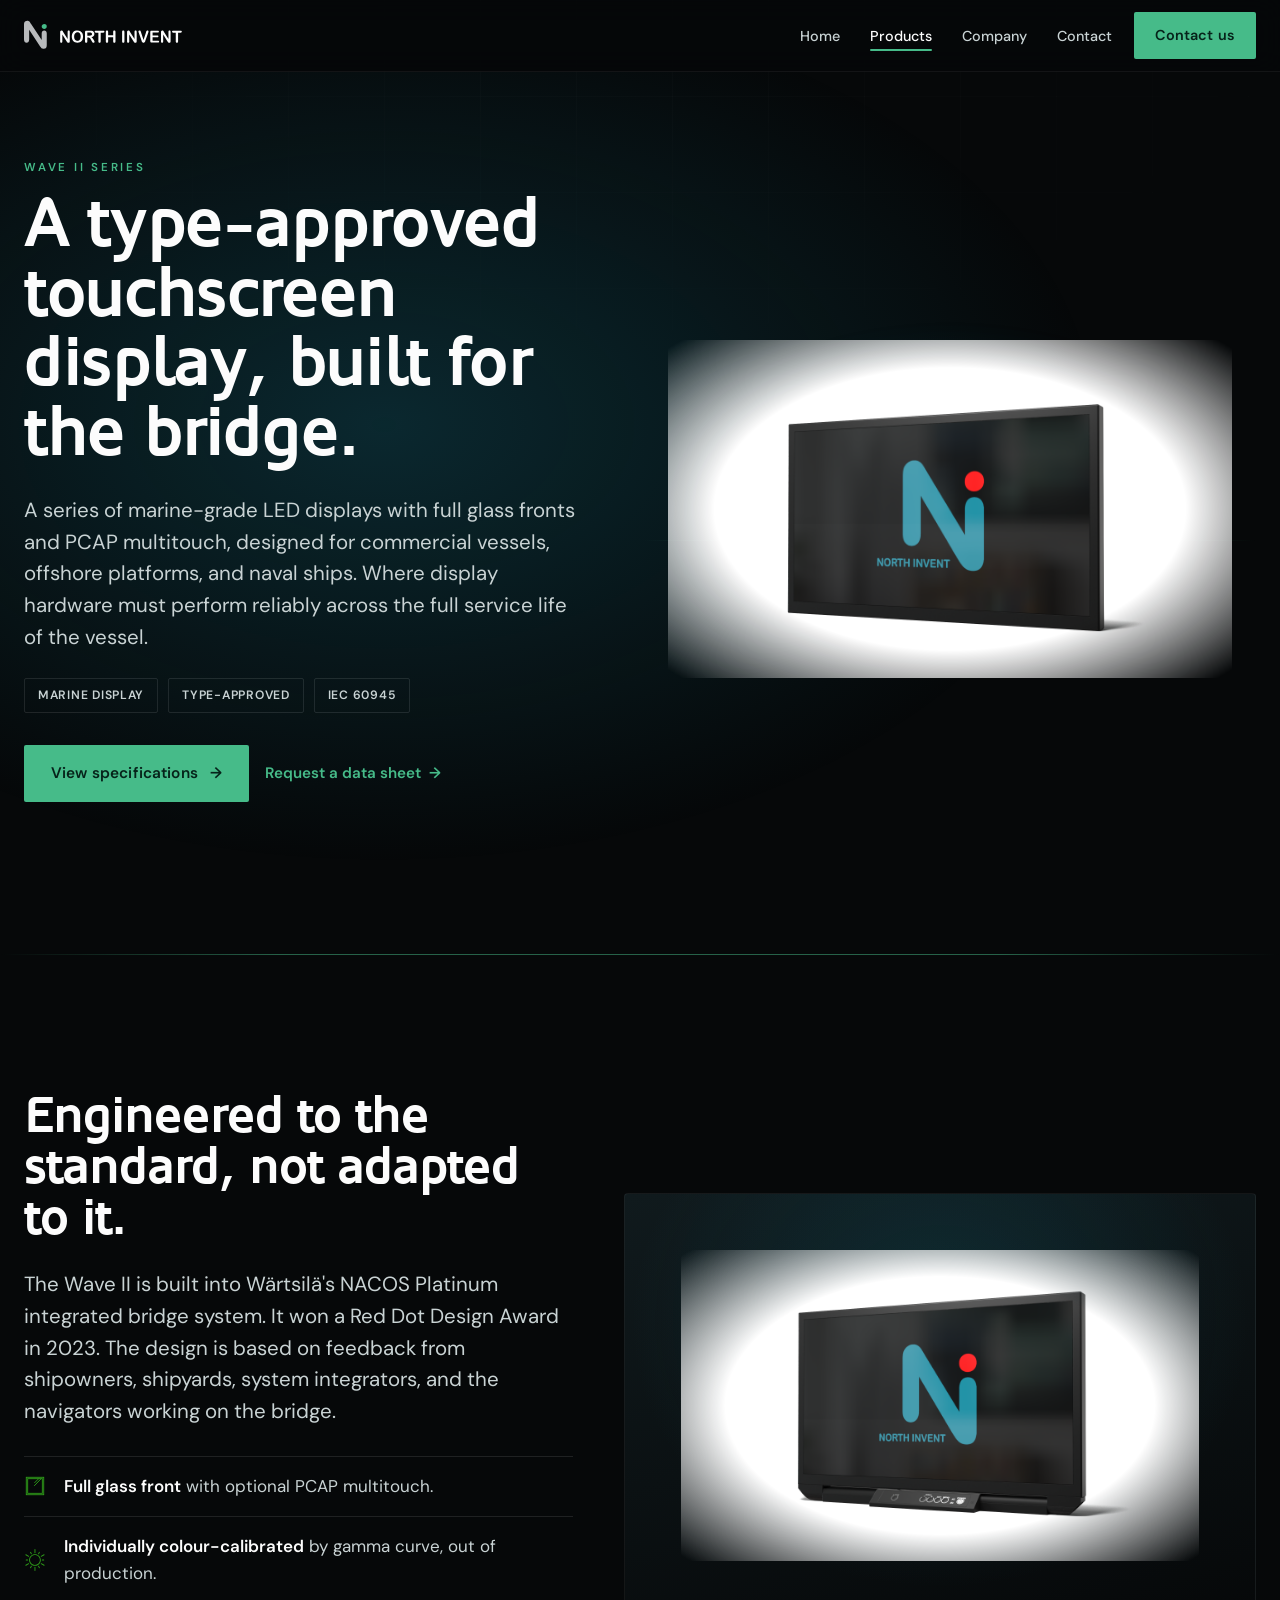
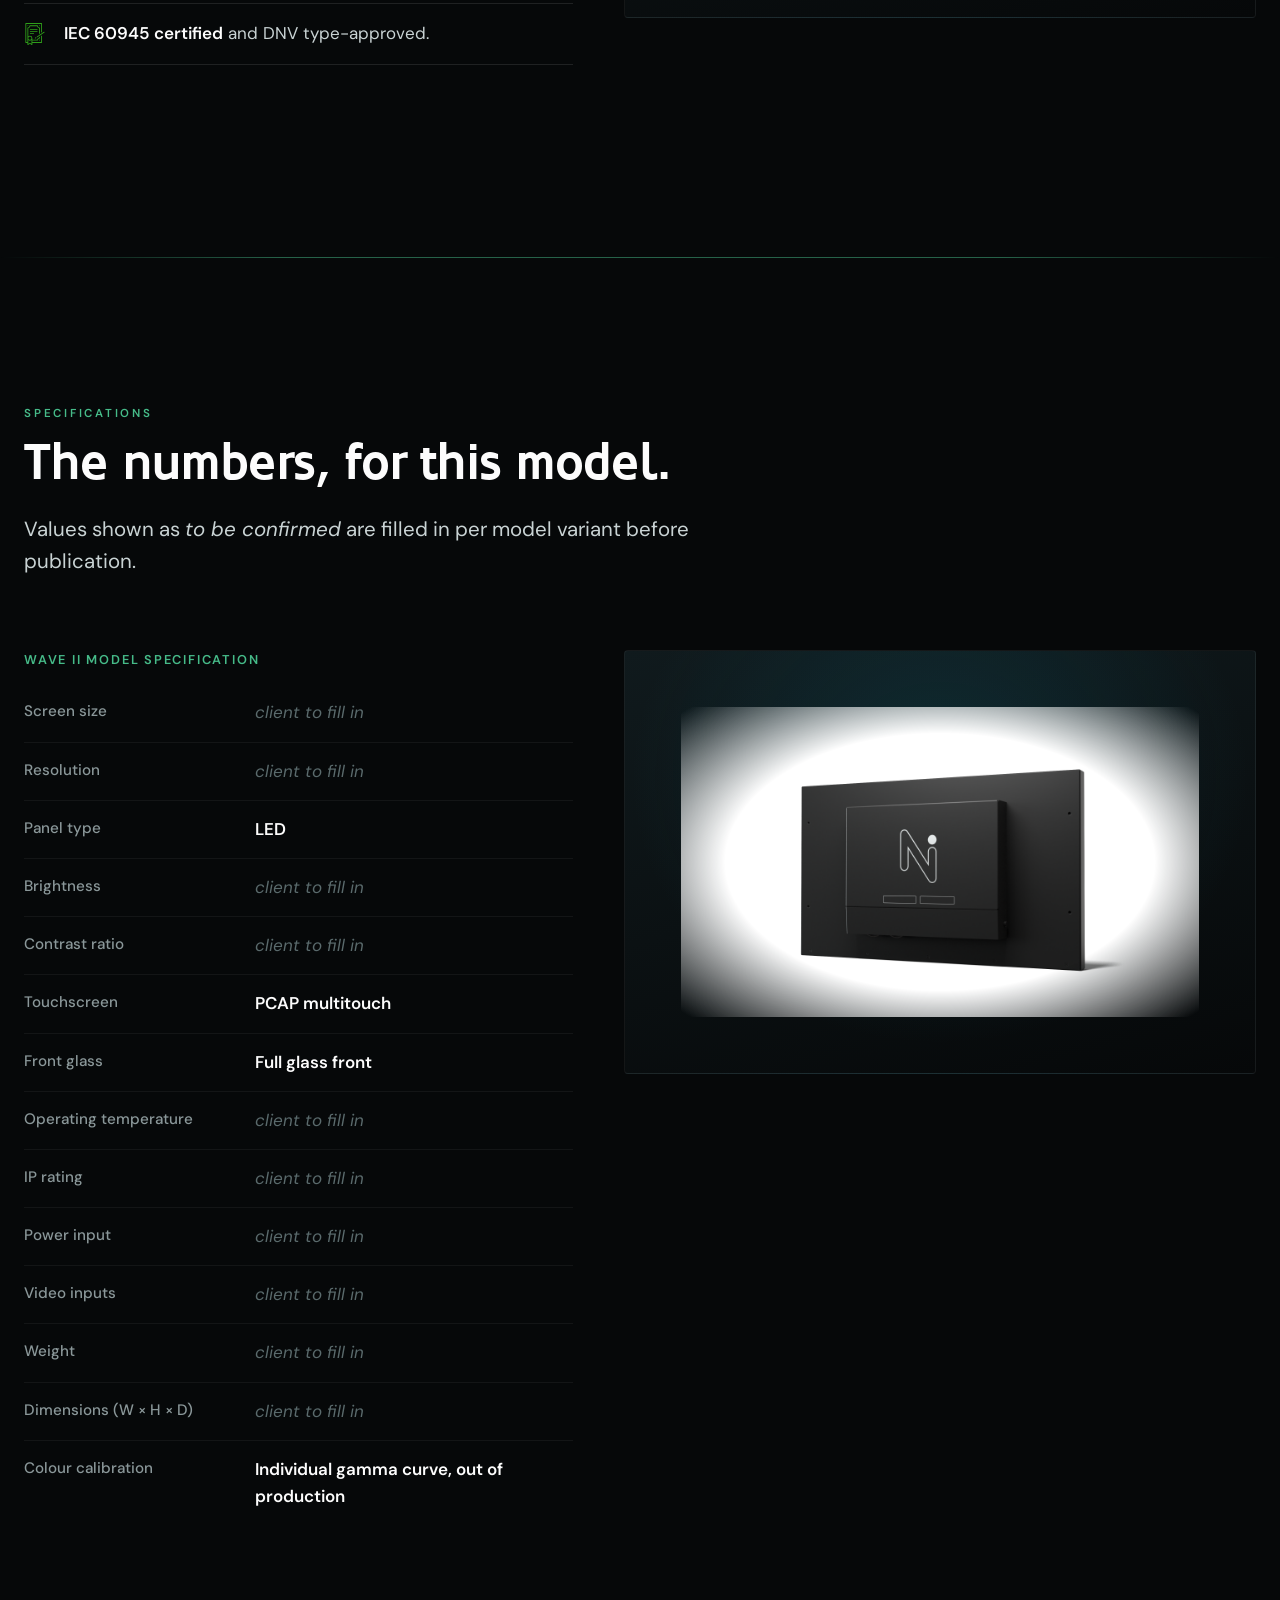
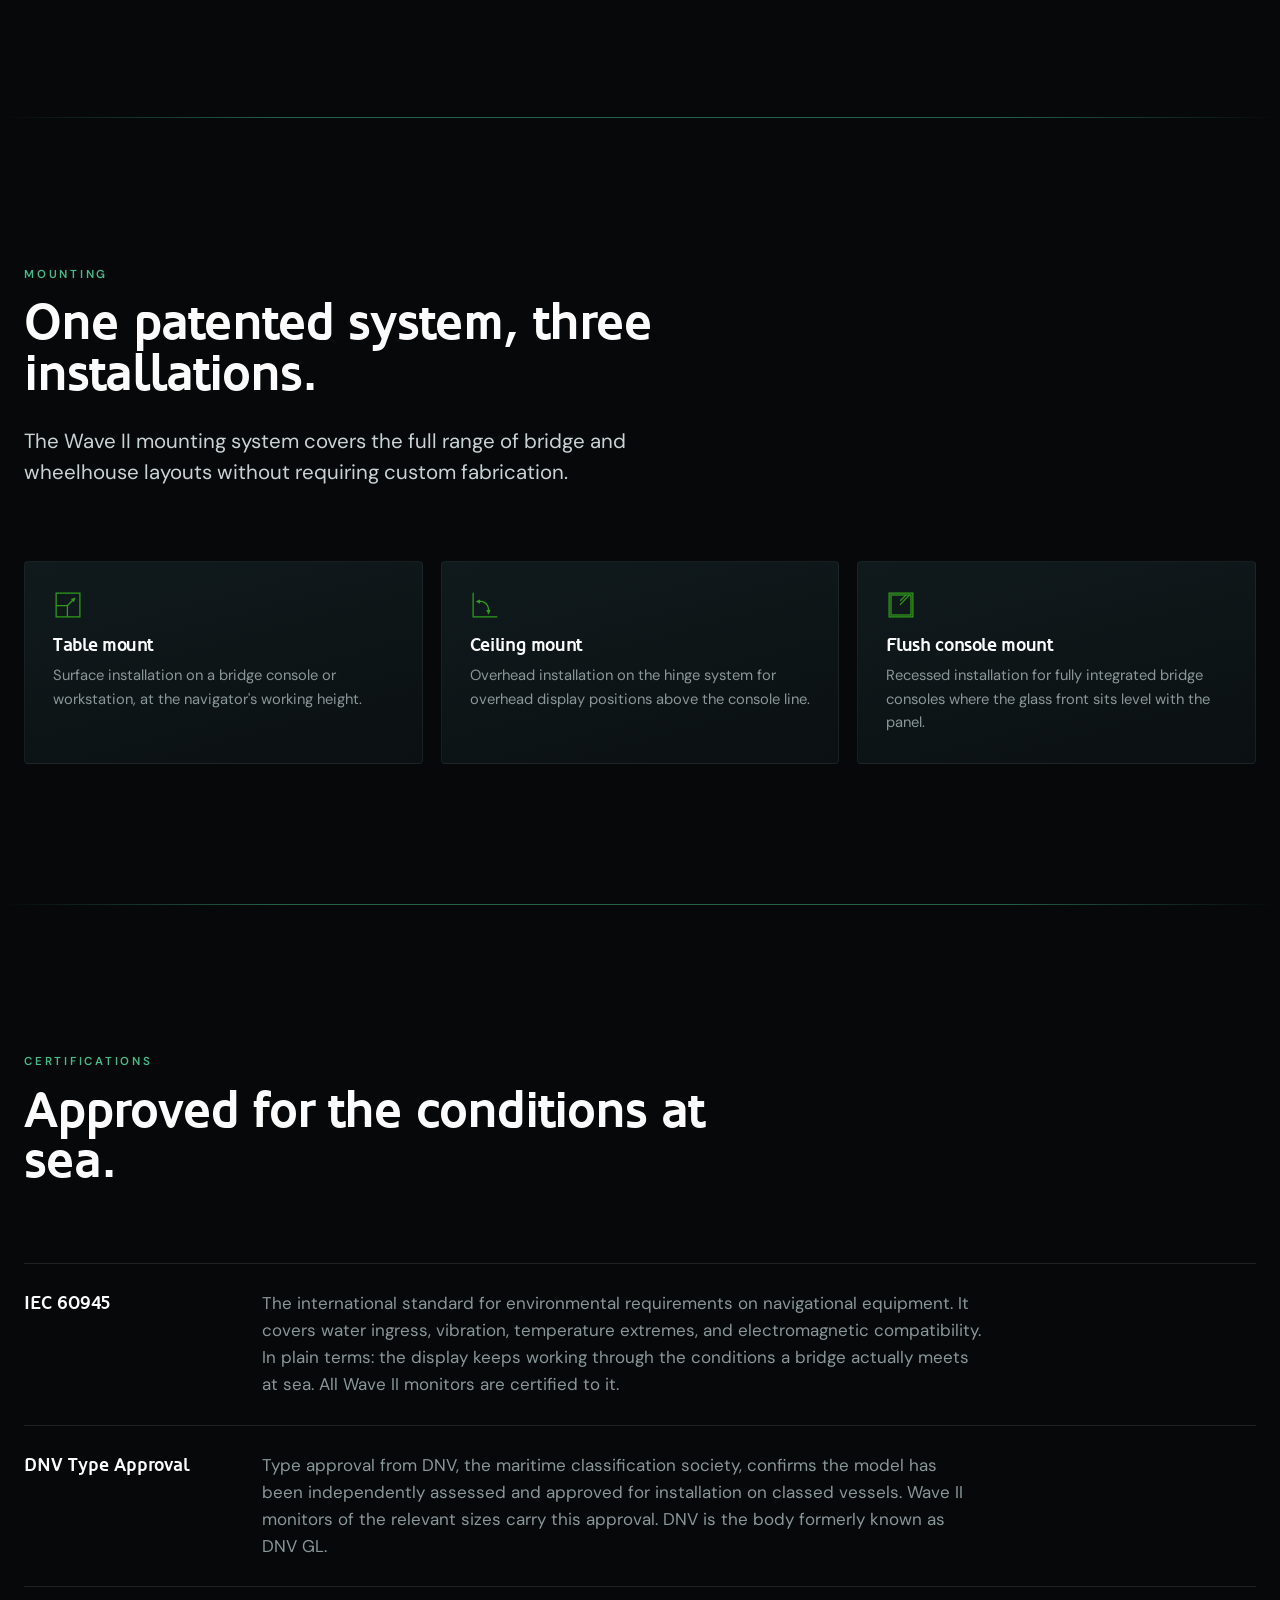
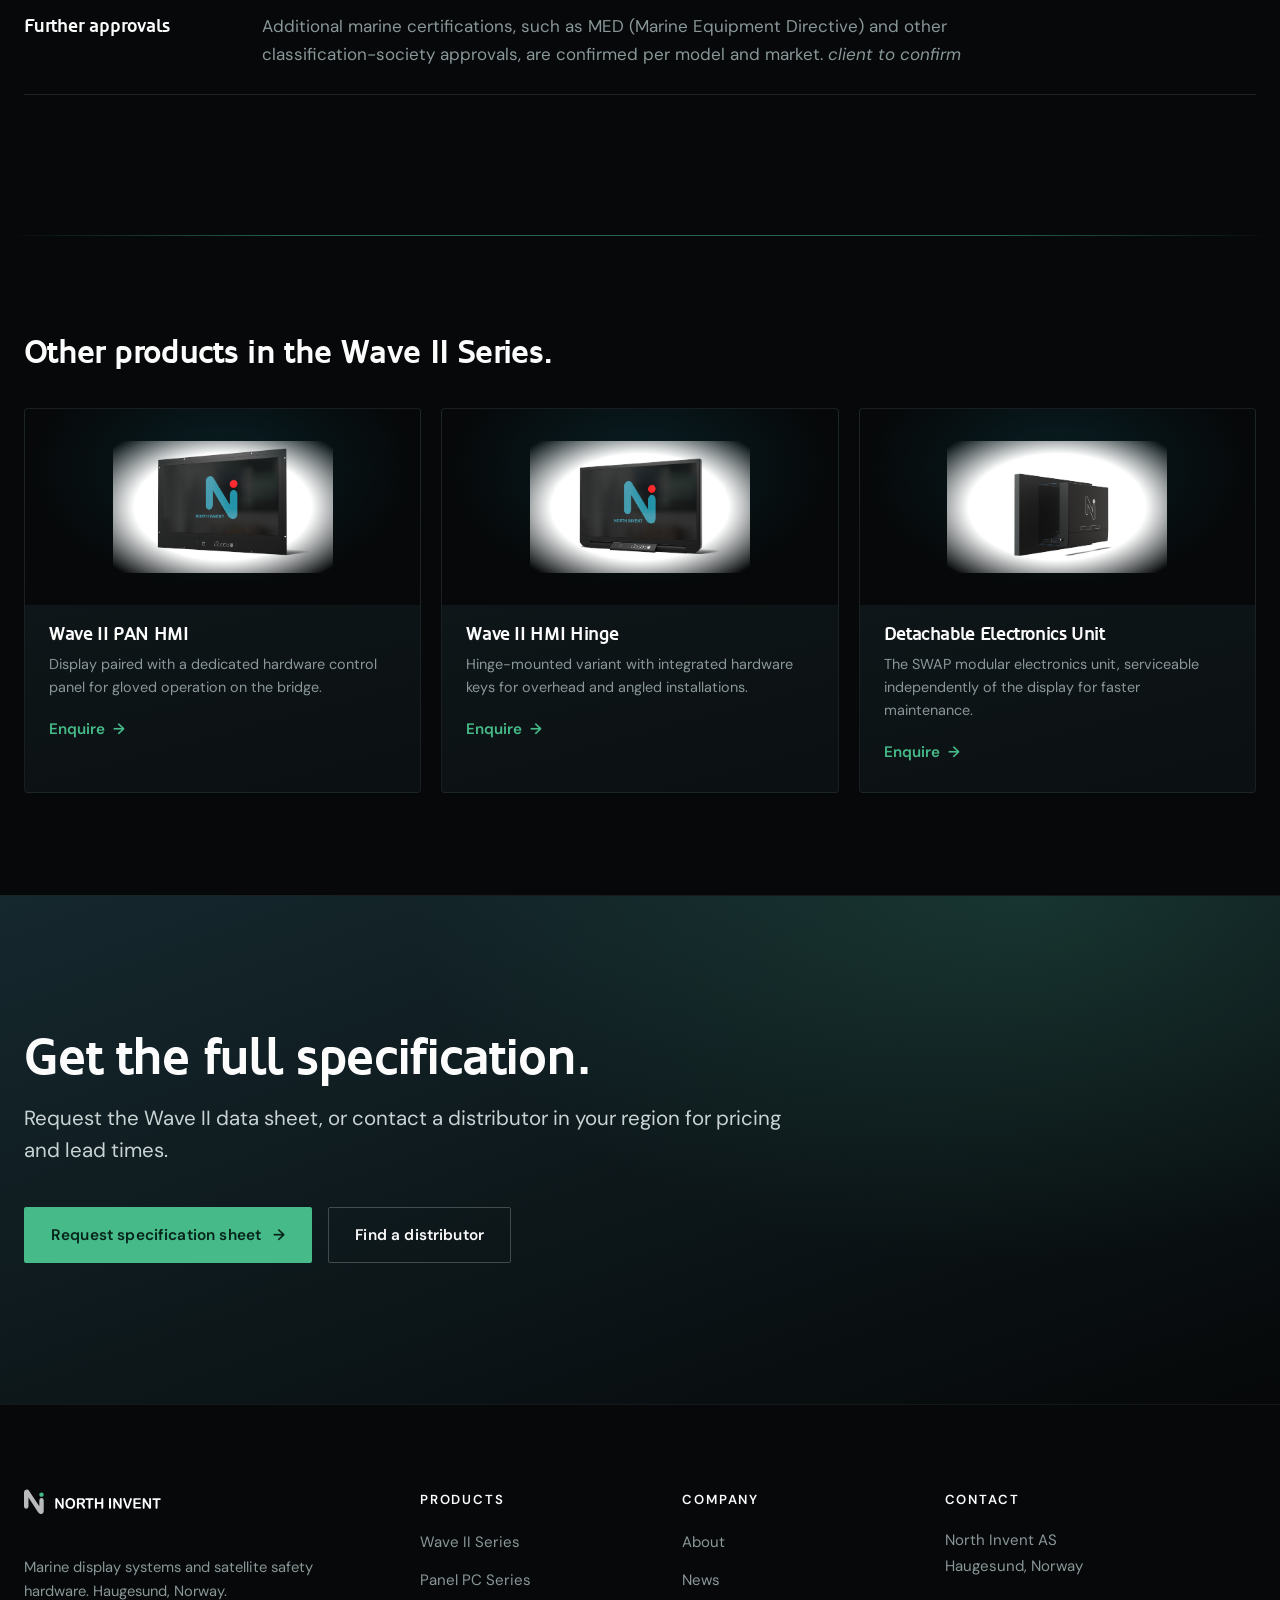
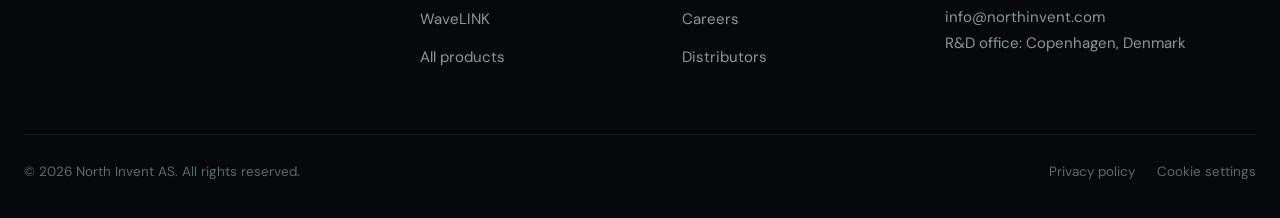
<file: north-invent/product-wave-ii.html>
<!DOCTYPE html>
<html lang="en">
<head>
  <meta charset="UTF-8">
  <meta name="viewport" content="width=device-width, initial-scale=1.0">
  <title>Wave II Series - Type-Approved Marine Touchscreen Display | North Invent</title>
  <meta name="description" content="The Wave II is a type-approved marine touchscreen display with a full glass front, patented mounting, and IEC 60945 certification. Built for the full life of a vessel.">
  <link rel="preconnect" href="https://fonts.googleapis.com">
  <link rel="preconnect" href="https://fonts.gstatic.com" crossorigin>
  <link href="https://fonts.googleapis.com/css2?family=DM+Sans:opsz,wght@9..40,400;9..40,500;9..40,600;9..40,700&display=swap" rel="stylesheet">
  <link rel="stylesheet" href="styles.css">
</head>
<body>

  <!-- Navigation -->
  <header class="nav" id="nav">
    <div class="wrap wrap-wide nav-inner">
      <a href="index.html" class="nav-logo" aria-label="North Invent home">
        <svg xmlns="http://www.w3.org/2000/svg" viewBox="0 0 232 44" role="img" aria-label="North Invent">
          <g fill="none" fill-rule="evenodd">
            <path fill="#B8BABC" d="M10.428 5.841l15.518 23.497v-9.382c0-1.542.332-2.698.995-3.468s1.558-1.156 2.685-1.156c1.163 0 2.08.386 2.753 1.156.672.77 1.008 1.926 1.008 3.467V36.98c0 3.5-1.452 5.248-4.356 5.248-.728 0-1.381-.104-1.961-.312a4.972 4.972 0 01-1.635-.992 9.666 9.666 0 01-1.416-1.59 117.4 117.4 0 01-1.307-1.863L7.575 14.255v14.508c0 1.522-.355 2.674-1.063 3.453-.71.778-1.617 1.168-2.724 1.168-1.145 0-2.062-.394-2.753-1.183C.345 31.413 0 30.266 0 28.762V6.847c0-1.305.146-2.33.437-3.073.344-.816.916-1.482 1.714-1.999A4.672 4.672 0 014.738 1c.726 0 1.347.118 1.865.353.517.236.97.554 1.36.952.39.4.79.916 1.199 1.55.408.635.83 1.297 1.266 1.986"/>
            <path fill="#46BB89" d="M29.691 13.073c-1.036 0-1.922-.316-2.657-.949-.737-.633-1.104-1.528-1.104-2.686 0-1.048.376-1.912 1.131-2.59.754-.678 1.63-1.017 2.63-1.017a3.91 3.91 0 012.562.922c.745.615 1.118 1.51 1.118 2.685 0 1.14-.364 2.031-1.09 2.672-.727.642-1.59.963-2.59.963"/>
            <path fill="#FCFCFC" d="M65.545 15.295c.49 0 .879.17 1.163.51.284.338.426.848.426 1.527v13.81c0 1.54-.614 2.311-1.841 2.311-.307 0-.583-.046-.828-.138a2.105 2.105 0 01-.691-.437 4.27 4.27 0 01-.598-.7 58.477 58.477 0 01-.551-.82l-6.392-10.23v10.288c0 .672-.15 1.18-.45 1.522-.3.344-.683.515-1.151.515-.484 0-.872-.173-1.164-.52-.292-.349-.437-.854-.437-1.517V17.871c0-.575.06-1.027.184-1.354.145-.36.387-.652.725-.88a1.914 1.914 0 011.093-.342c.307 0 .57.052.788.156.219.104.41.244.575.42.166.175.334.403.507.682.173.28.35.572.535.875l6.552 10.354V17.333c0-.68.14-1.189.42-1.528.28-.34.658-.51 1.135-.51zm98.129 0c.492 0 .879.17 1.164.51.283.338.425.848.425 1.527v13.81c0 1.54-.613 2.311-1.84 2.311-.307 0-.583-.046-.83-.138a2.09 2.09 0 01-.69-.437 4.27 4.27 0 01-.597-.7 58.47 58.47 0 01-.552-.82l-6.391-10.23v10.288c0 .672-.15 1.18-.45 1.522a1.456 1.456 0 01-1.152.515c-.483 0-.871-.173-1.163-.52-.292-.349-.438-.854-.438-1.517V17.871c0-.575.062-1.027.185-1.354.145-.36.387-.652.724-.88a1.92 1.92 0 011.094-.342c.306 0 .57.052.788.156.219.104.41.244.575.42.165.175.334.403.507.682l.535.875 6.552 10.354V17.333c0-.68.139-1.189.42-1.528.28-.34.658-.51 1.134-.51zm17.35 0c.29 0 .56.076.81.228.249.151.444.353.586.605.142.252.212.505.212.76 0 .176-.023.366-.07.57a5.071 5.071 0 01-.171.598c-.07.196-.138.397-.206.605l-4.08 11.474c-.145.44-.291.856-.436 1.252a5.432 5.432 0 01-.505 1.042 2.317 2.317 0 01-.765.737c-.317.191-.706.287-1.166.287-.46 0-.848-.094-1.166-.28a2.272 2.272 0 01-.77-.744 5.613 5.613 0 01-.511-1.048 39.752 39.752 0 01-.437-1.246l-4.01-11.378a20.719 20.719 0 00-.212-.61 4.887 4.887 0 01-.184-.648 2.854 2.854 0 01-.074-.587c0-.407.156-.779.47-1.114a1.555 1.555 0 011.184-.503c.582 0 .994.186 1.235.557.24.372.488.966.74 1.78l3.815 11.781 3.827-11.864c.199-.624.348-1.058.448-1.3.099-.245.264-.465.494-.66.23-.196.544-.294.942-.294zm32.427 0c.492 0 .88.17 1.163.51.285.338.426.848.426 1.527v13.81c0 1.54-.613 2.311-1.84 2.311-.307 0-.583-.046-.828-.138a2.085 2.085 0 01-.69-.437 4.27 4.27 0 01-.599-.7 68.685 68.685 0 01-.552-.82l-6.392-10.23v10.288c0 .672-.149 1.18-.448 1.522a1.46 1.46 0 01-1.153.515c-.484 0-.87-.173-1.163-.52-.292-.349-.438-.854-.438-1.517V17.871c0-.575.061-1.027.184-1.354.146-.36.388-.652.726-.88a1.911 1.911 0 011.092-.342c.307 0 .571.052.79.156.218.104.41.244.574.42.165.175.334.403.507.682l.535.875 6.551 10.354V17.333c0-.68.141-1.189.421-1.528.28-.34.658-.51 1.134-.51zm-135.168 0c1.747 0 3.246.37 4.498 1.109 1.252.738 2.2 1.788 2.843 3.15.644 1.36.966 2.96.966 4.797 0 1.357-.177 2.59-.53 3.7-.352 1.11-.88 2.073-1.585 2.888a6.93 6.93 0 01-2.596 1.867c-1.026.431-2.202.647-3.527.647-1.318 0-2.497-.222-3.54-.665-1.04-.442-1.91-1.067-2.607-1.874-.696-.806-1.223-1.777-1.58-2.91-.355-1.135-.533-2.36-.533-3.678 0-1.35.186-2.587.557-3.713.37-1.125.909-2.084 1.614-2.875a6.979 6.979 0 012.573-1.813c1.01-.42 2.16-.63 3.447-.63zm18.85.309c.765 0 1.42.034 1.963.102a4.773 4.773 0 011.47.414c.528.23.994.562 1.4.993.404.432.712.933.922 1.503.21.57.316 1.176.316 1.815 0 1.309-.354 2.355-1.062 3.138-.707.782-1.78 1.336-3.218 1.664.604.335 1.182.829 1.733 1.483a15.07 15.07 0 011.474 2.089c.432.738.77 1.404 1.01 1.997.241.596.362 1.004.362 1.227 0 .23-.07.46-.213.688a1.504 1.504 0 01-.579.539 1.773 1.773 0 01-.849.197c-.383 0-.705-.093-.964-.28a2.65 2.65 0 01-.672-.713c-.187-.286-.442-.71-.763-1.268l-1.366-2.37c-.49-.87-.928-1.53-1.315-1.985-.387-.455-.779-.766-1.177-.933-.399-.168-.9-.251-1.505-.251h-1.194v5.635c0 .742-.158 1.288-.47 1.639-.315.35-.724.526-1.229.526-.543 0-.964-.183-1.262-.55-.299-.367-.448-.906-.448-1.617V17.783c0-.766.165-1.321.494-1.664.33-.343.861-.515 1.596-.515h5.546zm19.088 0c.59 0 1.028.136 1.315.408.288.27.432.628.432 1.067 0 .44-.146.794-.437 1.06-.291.269-.728.403-1.31.403h-3.724v12.745c0 .734-.157 1.279-.472 1.633-.314.355-.721.533-1.22.533-.507 0-.92-.18-1.238-.538-.32-.36-.478-.901-.478-1.628V18.542h-3.723c-.582 0-1.015-.134-1.3-.402-.282-.267-.424-.621-.424-1.061 0-.456.148-.815.443-1.08.295-.263.722-.395 1.28-.395h10.856zm16.26-.309c.511 0 .926.178 1.244.533.317.355.476.897.476 1.623v13.834c0 .727-.16 1.27-.482 1.629-.322.359-.734.539-1.239.539-.513 0-.922-.182-1.229-.545-.305-.362-.458-.903-.458-1.621v-5.9h-7.375v5.9c0 .726-.16 1.268-.482 1.627-.32.36-.734.539-1.239.539-.513 0-.923-.182-1.228-.545-.306-.363-.459-.904-.459-1.623V17.451c0-.718.151-1.257.453-1.617.302-.359.713-.539 1.234-.539.513 0 .927.178 1.245.533.317.355.476.896.476 1.622v5.029h7.375V17.45c0-.718.154-1.257.464-1.616.31-.359.718-.539 1.223-.539zm13.102 0c.512 0 .927.178 1.245.533.318.355.476.897.476 1.623v13.834c0 .727-.158 1.27-.476 1.629-.318.359-.733.539-1.245.539-.49 0-.894-.182-1.211-.545-.317-.363-.476-.904-.476-1.623V17.451c0-.718.157-1.257.47-1.617.314-.359.719-.539 1.217-.539zm84.145.309c.59 0 1.028.136 1.315.408.288.27.431.628.431 1.067 0 .44-.145.794-.436 1.06-.29.269-.728.403-1.31.403h-3.724v12.745c0 .734-.157 1.279-.47 1.633-.316.355-.723.533-1.223.533-.506 0-.918-.18-1.237-.538-.319-.36-.478-.901-.478-1.628V18.542h-3.723c-.582 0-1.016-.134-1.299-.402-.283-.267-.425-.621-.425-1.061 0-.456.147-.815.442-1.08.295-.263.723-.395 1.282-.395h10.855zm-33.439 0c.545 0 .949.125 1.213.378.265.252.397.582.397.99 0 .416-.132.749-.397 1-.264.253-.668.379-1.213.379h-7.687v4.304h7.079c.52 0 .909.122 1.166.364.257.243.385.564.385.96 0 .399-.127.724-.379.974-.253.25-.644.376-1.172.376h-7.079v4.995h7.952c.536 0 .94.13 1.213.39.272.26.407.607.407 1.04 0 .416-.135.754-.407 1.015-.273.26-.677.39-1.213.39h-9.272c-.742 0-1.275-.171-1.6-.515-.326-.343-.488-.898-.488-1.665V17.784c0-.512.073-.93.218-1.252.145-.323.373-.56.683-.707.309-.147.705-.221 1.187-.221h9.007zM78.283 18.13c-.683 0-1.313.134-1.892.4a4.168 4.168 0 00-1.495 1.167c-.418.51-.748 1.162-.99 1.956-.241.793-.362 1.683-.362 2.672 0 .997.12 1.898.363 2.703.24.805.582 1.474 1.023 2.005.44.53.947.927 1.519 1.189a4.422 4.422 0 001.88.395c.874 0 1.678-.227 2.41-.682.732-.454 1.315-1.157 1.748-2.105.434-.95.65-2.117.65-3.505 0-1.284-.2-2.396-.598-3.337-.4-.94-.968-1.652-1.708-2.136-.74-.482-1.59-.723-2.548-.723zm17.77.147h-3.147v4.818h3.055c.82 0 1.51-.073 2.068-.221.56-.147.985-.398 1.28-.753.295-.355.442-.843.442-1.465 0-.486-.118-.915-.356-1.285a2.162 2.162 0 00-.988-.831c-.398-.176-1.183-.263-2.354-.263z"/>
          </g>
        </svg>
      </a>
      <nav class="nav-right" aria-label="Main">
        <ul class="nav-links">
          <li><a href="index.html">Home</a></li>
          <li><a href="products.html" class="active">Products</a></li>
          <li><a href="about.html">Company</a></li>
          <li><a href="#contact">Contact</a></li>
        </ul>
        <a href="#contact" class="btn btn-primary nav-cta">Contact us</a>
      </nav>
      <button class="hamburger" id="hamburger" aria-label="Open menu" aria-expanded="false" aria-controls="nav">
        <span></span><span></span><span></span>
      </button>
    </div>
  </header>

  <main>

    <!-- PRODUCT HERO -->
    <section class="pdp-hero" aria-label="Wave II Series">
      <div class="wrap wrap-wide pdp-grid">
        <div>
          <span class="eyebrow">Wave II Series</span>
          <h1 class="h-xl">A type-approved touchscreen display, built for the bridge.</h1>
          <p class="lede" style="margin-top:22px;">A series of marine-grade LED displays with full glass fronts and PCAP multitouch, designed for commercial vessels, offshore platforms, and naval ships. Where display hardware must perform reliably across the full service life of the vessel.</p>
          <div class="tag-row">
            <span class="tag">Marine Display</span>
            <span class="tag">Type-Approved</span>
            <span class="tag">IEC 60945</span>
          </div>
          <div class="hero-cta" style="margin-top:32px;">
            <a href="#spec" class="btn btn-primary">View specifications <span class="arr" aria-hidden="true">&rarr;</span></a>
            <a href="#contact" class="link">Request a data sheet <span aria-hidden="true">&rarr;</span></a>
          </div>
        </div>
        <div class="device-stage">
          <div class="hero-horizon" aria-hidden="true"></div>
          <img class="device-img" src="assets/products/1.-WE270-000-100-Monitor-front.png"
               alt="Wave II marine display, front view: full glass front with the North Invent logo on screen"
               width="640" height="420" loading="eager" fetchpriority="high">
        </div>
      </div>
    </section>

    <hr class="horizon">

    <!-- INTRODUCTION + LIT PANEL -->
    <section class="section" aria-labelledby="intro-h">
      <div class="wrap wrap-wide">
        <div class="spotlight-grid">
          <div>
            <h2 class="h-lg" id="intro-h">Engineered to the standard, not adapted to it.</h2>
            <p class="lede" style="margin-top:22px;">The Wave II is built into Wärtsilä's NACOS Platinum integrated bridge system. It won a Red Dot Design Award in 2023. The design is based on feedback from shipowners, shipyards, system integrators, and the navigators working on the bridge.</p>
            <ul class="spec-list">
              <li><img class="icon icon-tint" src="assets/icons/frame-glass.svg" alt=""><span><span class="k">Full glass front</span> with optional PCAP multitouch.</span></li>
              <li><img class="icon icon-tint" src="assets/icons/sun.svg" alt=""><span><span class="k">Individually colour-calibrated</span> by gamma curve, out of production.</span></li>
              <li><img class="icon icon-tint" src="assets/icons/certificate.svg" alt=""><span><span class="k">IEC 60945 certified</span> and DNV type-approved.</span></li>
            </ul>
          </div>
          <div class="panel display-panel">
            <img src="assets/products/6.-WE270-000-191-Monitor-with-hinge-HMI-front.png"
                 alt="Wave II display with HMI hardware keys on a hinge mount, front view" width="520" height="360" loading="lazy">
          </div>
        </div>
      </div>
    </section>

    <hr class="horizon">

    <!-- SPECIFICATIONS -->
    <section class="section" id="spec" aria-labelledby="spec-h">
      <div class="wrap wrap-wide">
        <div class="s-head reveal">
          <span class="eyebrow">Specifications</span>
          <h2 class="h-lg" id="spec-h">The numbers, for this model.</h2>
          <p class="lede">Values shown as <em>to be confirmed</em> are filled in per model variant before publication.</p>
        </div>
        <div class="spotlight-grid" style="align-items:start;">
          <table class="spec-table reveal">
            <caption>Wave II model specification</caption>
            <tbody>
              <tr><th scope="row">Screen size</th><td><span class="ph">client to fill in</span></td></tr>
              <tr><th scope="row">Resolution</th><td><span class="ph">client to fill in</span></td></tr>
              <tr><th scope="row">Panel type</th><td>LED</td></tr>
              <tr><th scope="row">Brightness</th><td><span class="ph">client to fill in</span></td></tr>
              <tr><th scope="row">Contrast ratio</th><td><span class="ph">client to fill in</span></td></tr>
              <tr><th scope="row">Touchscreen</th><td>PCAP multitouch</td></tr>
              <tr><th scope="row">Front glass</th><td>Full glass front</td></tr>
              <tr><th scope="row">Operating temperature</th><td><span class="ph">client to fill in</span></td></tr>
              <tr><th scope="row">IP rating</th><td><span class="ph">client to fill in</span></td></tr>
              <tr><th scope="row">Power input</th><td><span class="ph">client to fill in</span></td></tr>
              <tr><th scope="row">Video inputs</th><td><span class="ph">client to fill in</span></td></tr>
              <tr><th scope="row">Weight</th><td><span class="ph">client to fill in</span></td></tr>
              <tr><th scope="row">Dimensions (W &times; H &times; D)</th><td><span class="ph">client to fill in</span></td></tr>
              <tr><th scope="row">Colour calibration</th><td>Individual gamma curve, out of production</td></tr>
            </tbody>
          </table>
          <div class="panel display-panel">
            <img src="assets/products/2.-WE270-000-100-Monitor-backside.png"
                 alt="Wave II marine display, rear view showing the connection and mounting interface" width="520" height="360" loading="lazy">
          </div>
        </div>
      </div>
    </section>

    <hr class="horizon">

    <!-- MOUNTING -->
    <section class="section" aria-labelledby="mount-h">
      <div class="wrap wrap-wide">
        <div class="s-head reveal">
          <span class="eyebrow">Mounting</span>
          <h2 class="h-lg" id="mount-h">One patented system, three installations.</h2>
          <p class="lede">The Wave II mounting system covers the full range of bridge and wheelhouse layouts without requiring custom fabrication.</p>
        </div>
        <div class="mount-grid">
          <div class="panel mount-card reveal">
            <img class="icon icon-tint" src="assets/icons/scale.svg" alt="">
            <h3>Table mount</h3>
            <p>Surface installation on a bridge console or workstation, at the navigator's working height.</p>
          </div>
          <div class="panel mount-card reveal d1">
            <img class="icon icon-tint" src="assets/icons/hinge.svg" alt="">
            <h3>Ceiling mount</h3>
            <p>Overhead installation on the hinge system for overhead display positions above the console line.</p>
          </div>
          <div class="panel mount-card reveal d2">
            <img class="icon icon-tint" src="assets/icons/frame-glass.svg" alt="">
            <h3>Flush console mount</h3>
            <p>Recessed installation for fully integrated bridge consoles where the glass front sits level with the panel.</p>
          </div>
        </div>
      </div>
    </section>

    <hr class="horizon">

    <!-- CERTIFICATIONS -->
    <section class="section" aria-labelledby="cert-h">
      <div class="wrap wrap-wide">
        <div class="s-head reveal">
          <span class="eyebrow">Certifications</span>
          <h2 class="h-lg" id="cert-h">Approved for the conditions at sea.</h2>
        </div>
        <div class="cert-list">
          <div class="cert-row reveal">
            <div class="cert-name">IEC 60945</div>
            <p>The international standard for environmental requirements on navigational equipment. It covers water ingress, vibration, temperature extremes, and electromagnetic compatibility. In plain terms: the display keeps working through the conditions a bridge actually meets at sea. All Wave II monitors are certified to it.</p>
          </div>
          <div class="cert-row reveal">
            <div class="cert-name">DNV Type Approval</div>
            <p>Type approval from DNV, the maritime classification society, confirms the model has been independently assessed and approved for installation on classed vessels. Wave II monitors of the relevant sizes carry this approval. <span class="muted">DNV is the body formerly known as DNV GL.</span></p>
          </div>
          <div class="cert-row reveal">
            <div class="cert-name">Further approvals</div>
            <p>Additional marine certifications, such as MED (Marine Equipment Directive) and other classification-society approvals, are confirmed per model and market. <span class="ph" style="font-style:italic;">client to confirm</span></p>
          </div>
        </div>
      </div>
    </section>

    <hr class="horizon">

    <!-- RELATED PRODUCTS -->
    <section class="section-tight" aria-labelledby="rel-h">
      <div class="wrap wrap-wide">
        <div class="s-head reveal" style="margin-bottom:36px;">
          <h2 class="h-md">Other products in the Wave II Series.</h2>
        </div>
        <div class="rel-grid">
          <div class="panel rel-card reveal">
            <div class="rel-photo">
              <img src="assets/products/10.-WE270-000-219-Monitor-with-PAN-HMI-front.png" alt="Wave II display with a PAN HMI control panel, front view" loading="lazy">
            </div>
            <div class="rel-body">
              <h3>Wave II PAN HMI</h3>
              <p>Display paired with a dedicated hardware control panel for gloved operation on the bridge.</p>
              <a href="#contact" class="link">Enquire <span aria-hidden="true">&rarr;</span></a>
            </div>
          </div>
          <div class="panel rel-card reveal d1">
            <div class="rel-photo">
              <img src="assets/products/6.-WE270-000-191-Monitor-with-hinge-HMI-front.png" alt="Wave II display with HMI keys on a hinge mount, front view" loading="lazy">
            </div>
            <div class="rel-body">
              <h3>Wave II HMI Hinge</h3>
              <p>Hinge-mounted variant with integrated hardware keys for overhead and angled installations.</p>
              <a href="#contact" class="link">Enquire <span aria-hidden="true">&rarr;</span></a>
            </div>
          </div>
          <div class="panel rel-card reveal d2">
            <div class="rel-photo">
              <img src="assets/products/15.-Detachable-Electronics-Unit.png" alt="Detachable electronics unit for the Wave II SWAP modular system" loading="lazy">
            </div>
            <div class="rel-body">
              <h3>Detachable Electronics Unit</h3>
              <p>The SWAP modular electronics unit, serviceable independently of the display for faster maintenance.</p>
              <a href="#contact" class="link">Enquire <span aria-hidden="true">&rarr;</span></a>
            </div>
          </div>
        </div>
      </div>
    </section>

  </main>

  <!-- CTA -->
  <section class="cta section" id="contact" aria-labelledby="cta-h">
    <div class="wrap wrap-wide cta-inner">
      <div>
        <h2 class="h-lg" id="cta-h">Get the full specification.</h2>
        <p class="lede">Request the Wave II data sheet, or contact a distributor in your region for pricing and lead times.</p>
      </div>
      <div class="cta-btns">
        <a href="mailto:info@northinvent.com" class="btn btn-primary">Request specification sheet <span class="arr" aria-hidden="true">&rarr;</span></a>
        <a href="#" class="btn btn-ghost">Find a distributor</a>
      </div>
    </div>
  </section>

  <!-- FOOTER -->
  <footer class="footer">
    <div class="wrap wrap-wide">
      <div class="footer-grid">
        <div>
          <div class="footer-logo">
            <svg xmlns="http://www.w3.org/2000/svg" viewBox="0 0 232 44" role="img" aria-label="North Invent">
              <g fill="none" fill-rule="evenodd">
                <path fill="#B8BABC" d="M10.428 5.841l15.518 23.497v-9.382c0-1.542.332-2.698.995-3.468s1.558-1.156 2.685-1.156c1.163 0 2.08.386 2.753 1.156.672.77 1.008 1.926 1.008 3.467V36.98c0 3.5-1.452 5.248-4.356 5.248-.728 0-1.381-.104-1.961-.312a4.972 4.972 0 01-1.635-.992 9.666 9.666 0 01-1.416-1.59 117.4 117.4 0 01-1.307-1.863L7.575 14.255v14.508c0 1.522-.355 2.674-1.063 3.453-.71.778-1.617 1.168-2.724 1.168-1.145 0-2.062-.394-2.753-1.183C.345 31.413 0 30.266 0 28.762V6.847c0-1.305.146-2.33.437-3.073.344-.816.916-1.482 1.714-1.999A4.672 4.672 0 014.738 1c.726 0 1.347.118 1.865.353.517.236.97.554 1.36.952.39.4.79.916 1.199 1.55.408.635.83 1.297 1.266 1.986"/>
                <path fill="#46BB89" d="M29.691 13.073c-1.036 0-1.922-.316-2.657-.949-.737-.633-1.104-1.528-1.104-2.686 0-1.048.376-1.912 1.131-2.59.754-.678 1.63-1.017 2.63-1.017a3.91 3.91 0 012.562.922c.745.615 1.118 1.51 1.118 2.685 0 1.14-.364 2.031-1.09 2.672-.727.642-1.59.963-2.59.963"/>
                <path fill="#FCFCFC" d="M65.545 15.295c.49 0 .879.17 1.163.51.284.338.426.848.426 1.527v13.81c0 1.54-.614 2.311-1.841 2.311-.307 0-.583-.046-.828-.138a2.105 2.105 0 01-.691-.437 4.27 4.27 0 01-.598-.7 58.477 58.477 0 01-.551-.82l-6.392-10.23v10.288c0 .672-.15 1.18-.45 1.522-.3.344-.683.515-1.151.515-.484 0-.872-.173-1.164-.52-.292-.349-.437-.854-.437-1.517V17.871c0-.575.06-1.027.184-1.354.145-.36.387-.652.725-.88a1.914 1.914 0 011.093-.342c.307 0 .57.052.788.156.219.104.41.244.575.42.166.175.334.403.507.682.173.28.35.572.535.875l6.552 10.354V17.333c0-.68.14-1.189.42-1.528.28-.34.658-.51 1.135-.51zm98.129 0c.492 0 .879.17 1.164.51.283.338.425.848.425 1.527v13.81c0 1.54-.613 2.311-1.84 2.311-.307 0-.583-.046-.83-.138a2.09 2.09 0 01-.69-.437 4.27 4.27 0 01-.597-.7 58.47 58.47 0 01-.552-.82l-6.391-10.23v10.288c0 .672-.15 1.18-.45 1.522a1.456 1.456 0 01-1.152.515c-.483 0-.871-.173-1.163-.52-.292-.349-.438-.854-.438-1.517V17.871c0-.575.062-1.027.185-1.354.145-.36.387-.652.724-.88a1.92 1.92 0 011.094-.342c.306 0 .57.052.788.156.219.104.41.244.575.42.165.175.334.403.507.682l.535.875 6.552 10.354V17.333c0-.68.139-1.189.42-1.528.28-.34.658-.51 1.134-.51zm17.35 0c.29 0 .56.076.81.228.249.151.444.353.586.605.142.252.212.505.212.76 0 .176-.023.366-.07.57a5.071 5.071 0 01-.171.598c-.07.196-.138.397-.206.605l-4.08 11.474c-.145.44-.291.856-.436 1.252a5.432 5.432 0 01-.505 1.042 2.317 2.317 0 01-.765.737c-.317.191-.706.287-1.166.287-.46 0-.848-.094-1.166-.28a2.272 2.272 0 01-.77-.744 5.613 5.613 0 01-.511-1.048 39.752 39.752 0 01-.437-1.246l-4.01-11.378a20.719 20.719 0 00-.212-.61 4.887 4.887 0 01-.184-.648 2.854 2.854 0 01-.074-.587c0-.407.156-.779.47-1.114a1.555 1.555 0 011.184-.503c.582 0 .994.186 1.235.557.24.372.488.966.74 1.78l3.815 11.781 3.827-11.864c.199-.624.348-1.058.448-1.3.099-.245.264-.465.494-.66.23-.196.544-.294.942-.294zm32.427 0c.492 0 .88.17 1.163.51.285.338.426.848.426 1.527v13.81c0 1.54-.613 2.311-1.84 2.311-.307 0-.583-.046-.828-.138a2.085 2.085 0 01-.69-.437 4.27 4.27 0 01-.599-.7 68.685 68.685 0 01-.552-.82l-6.392-10.23v10.288c0 .672-.149 1.18-.448 1.522a1.46 1.46 0 01-1.153.515c-.484 0-.87-.173-1.163-.52-.292-.349-.438-.854-.438-1.517V17.871c0-.575.061-1.027.184-1.354.146-.36.388-.652.726-.88a1.911 1.911 0 011.092-.342c.307 0 .571.052.79.156.218.104.41.244.574.42.165.175.334.403.507.682l.535.875 6.551 10.354V17.333c0-.68.141-1.189.421-1.528.28-.34.658-.51 1.134-.51zm-135.168 0c1.747 0 3.246.37 4.498 1.109 1.252.738 2.2 1.788 2.843 3.15.644 1.36.966 2.96.966 4.797 0 1.357-.177 2.59-.53 3.7-.352 1.11-.88 2.073-1.585 2.888a6.93 6.93 0 01-2.596 1.867c-1.026.431-2.202.647-3.527.647-1.318 0-2.497-.222-3.54-.665-1.04-.442-1.91-1.067-2.607-1.874-.696-.806-1.223-1.777-1.58-2.91-.355-1.135-.533-2.36-.533-3.678 0-1.35.186-2.587.557-3.713.37-1.125.909-2.084 1.614-2.875a6.979 6.979 0 012.573-1.813c1.01-.42 2.16-.63 3.447-.63zm18.85.309c.765 0 1.42.034 1.963.102a4.773 4.773 0 011.47.414c.528.23.994.562 1.4.993.404.432.712.933.922 1.503.21.57.316 1.176.316 1.815 0 1.309-.354 2.355-1.062 3.138-.707.782-1.78 1.336-3.218 1.664.604.335 1.182.829 1.733 1.483a15.07 15.07 0 011.474 2.089c.432.738.77 1.404 1.01 1.997.241.596.362 1.004.362 1.227 0 .23-.07.46-.213.688a1.504 1.504 0 01-.579.539 1.773 1.773 0 01-.849.197c-.383 0-.705-.093-.964-.28a2.65 2.65 0 01-.672-.713c-.187-.286-.442-.71-.763-1.268l-1.366-2.37c-.49-.87-.928-1.53-1.315-1.985-.387-.455-.779-.766-1.177-.933-.399-.168-.9-.251-1.505-.251h-1.194v5.635c0 .742-.158 1.288-.47 1.639-.315.35-.724.526-1.229.526-.543 0-.964-.183-1.262-.55-.299-.367-.448-.906-.448-1.617V17.783c0-.766.165-1.321.494-1.664.33-.343.861-.515 1.596-.515h5.546zm19.088 0c.59 0 1.028.136 1.315.408.288.27.432.628.432 1.067 0 .44-.146.794-.437 1.06-.291.269-.728.403-1.31.403h-3.724v12.745c0 .734-.157 1.279-.472 1.633-.314.355-.721.533-1.22.533-.507 0-.92-.18-1.238-.538-.32-.36-.478-.901-.478-1.628V18.542h-3.723c-.582 0-1.015-.134-1.3-.402-.282-.267-.424-.621-.424-1.061 0-.456.148-.815.443-1.08.295-.263.722-.395 1.28-.395h10.856zm16.26-.309c.511 0 .926.178 1.244.533.317.355.476.897.476 1.623v13.834c0 .727-.16 1.27-.482 1.629-.322.359-.734.539-1.239.539-.513 0-.922-.182-1.229-.545-.305-.362-.458-.903-.458-1.621v-5.9h-7.375v5.9c0 .726-.16 1.268-.482 1.627-.32.36-.734.539-1.239.539-.513 0-.923-.182-1.228-.545-.306-.363-.459-.904-.459-1.623V17.451c0-.718.151-1.257.453-1.617.302-.359.713-.539 1.234-.539.513 0 .927.178 1.245.533.317.355.476.896.476 1.622v5.029h7.375V17.45c0-.718.154-1.257.464-1.616.31-.359.718-.539 1.223-.539zm13.102 0c.512 0 .927.178 1.245.533.318.355.476.897.476 1.623v13.834c0 .727-.158 1.27-.476 1.629-.318.359-.733.539-1.245.539-.49 0-.894-.182-1.211-.545-.317-.363-.476-.904-.476-1.623V17.451c0-.718.157-1.257.47-1.617.314-.359.719-.539 1.217-.539zm84.145.309c.59 0 1.028.136 1.315.408.288.27.431.628.431 1.067 0 .44-.145.794-.436 1.06-.29.269-.728.403-1.31.403h-3.724v12.745c0 .734-.157 1.279-.47 1.633-.316.355-.723.533-1.223.533-.506 0-.918-.18-1.237-.538-.319-.36-.478-.901-.478-1.628V18.542h-3.723c-.582 0-1.016-.134-1.299-.402-.283-.267-.425-.621-.425-1.061 0-.456.147-.815.442-1.08.295-.263.723-.395 1.282-.395h10.855zm-33.439 0c.545 0 .949.125 1.213.378.265.252.397.582.397.99 0 .416-.132.749-.397 1-.264.253-.668.379-1.213.379h-7.687v4.304h7.079c.52 0 .909.122 1.166.364.257.243.385.564.385.96 0 .399-.127.724-.379.974-.253.25-.644.376-1.172.376h-7.079v4.995h7.952c.536 0 .94.13 1.213.39.272.26.407.607.407 1.04 0 .416-.135.754-.407 1.015-.273.26-.677.39-1.213.39h-9.272c-.742 0-1.275-.171-1.6-.515-.326-.343-.488-.898-.488-1.665V17.784c0-.512.073-.93.218-1.252.145-.323.373-.56.683-.707.309-.147.705-.221 1.187-.221h9.007zM78.283 18.13c-.683 0-1.313.134-1.892.4a4.168 4.168 0 00-1.495 1.167c-.418.51-.748 1.162-.99 1.956-.241.793-.362 1.683-.362 2.672 0 .997.12 1.898.363 2.703.24.805.582 1.474 1.023 2.005.44.53.947.927 1.519 1.189a4.422 4.422 0 001.88.395c.874 0 1.678-.227 2.41-.682.732-.454 1.315-1.157 1.748-2.105.434-.95.65-2.117.65-3.505 0-1.284-.2-2.396-.598-3.337-.4-.94-.968-1.652-1.708-2.136-.74-.482-1.59-.723-2.548-.723zm17.77.147h-3.147v4.818h3.055c.82 0 1.51-.073 2.068-.221.56-.147.985-.398 1.28-.753.295-.355.442-.843.442-1.465 0-.486-.118-.915-.356-1.285a2.162 2.162 0 00-.988-.831c-.398-.176-1.183-.263-2.354-.263z"/>
              </g>
            </svg>
          </div>
          <p class="footer-tag">Marine display systems and satellite safety hardware. Haugesund, Norway.</p>
        </div>
        <div>
          <div class="footer-col-title">Products</div>
          <ul class="footer-links">
            <li><a href="product-wave-ii.html">Wave II Series</a></li>
            <li><a href="#">Panel PC Series</a></li>
            <li><a href="#">WaveLINK</a></li>
            <li><a href="#">All products</a></li>
          </ul>
        </div>
        <div>
          <div class="footer-col-title">Company</div>
          <ul class="footer-links">
            <li><a href="about.html">About</a></li>
            <li><a href="#">News</a></li>
            <li><a href="#">Careers</a></li>
            <li><a href="#">Distributors</a></li>
          </ul>
        </div>
        <div class="footer-contact">
          <div class="footer-col-title">Contact</div>
          <p>
            North Invent AS<br>
            Haugesund, Norway<br><br>
            <a href="mailto:info@northinvent.com">info@northinvent.com</a><br>
            R&amp;D office: Copenhagen, Denmark
          </p>
        </div>
      </div>
      <div class="footer-bottom">
        <span>&copy; 2026 North Invent AS. All rights reserved.</span>
        <nav aria-label="Legal">
          <a href="#">Privacy policy</a>
          <a href="#">Cookie settings</a>
        </nav>
      </div>
    </div>
  </footer>

  <script>
    // Mobile menu
    (function () {
      var nav = document.getElementById('nav');
      var btn = document.getElementById('hamburger');
      if (btn) btn.addEventListener('click', function () {
        var open = nav.classList.toggle('open');
        btn.setAttribute('aria-expanded', open ? 'true' : 'false');
      });
    })();
    // Scroll reveal — IntersectionObserver, reduced-motion aware
    (function () {
      var reduce = window.matchMedia('(prefers-reduced-motion: reduce)').matches;
      var els = document.querySelectorAll('.reveal');
      if (reduce || !('IntersectionObserver' in window)) {
        els.forEach(function (el) { el.classList.add('in'); });
        return;
      }
      var io = new IntersectionObserver(function (entries) {
        entries.forEach(function (e) {
          if (e.isIntersecting) { e.target.classList.add('in'); io.unobserve(e.target); }
        });
      }, { threshold: 0.18 });
      els.forEach(function (el) { io.observe(el); });
    })();
  </script>
</body>
</html>
</file>
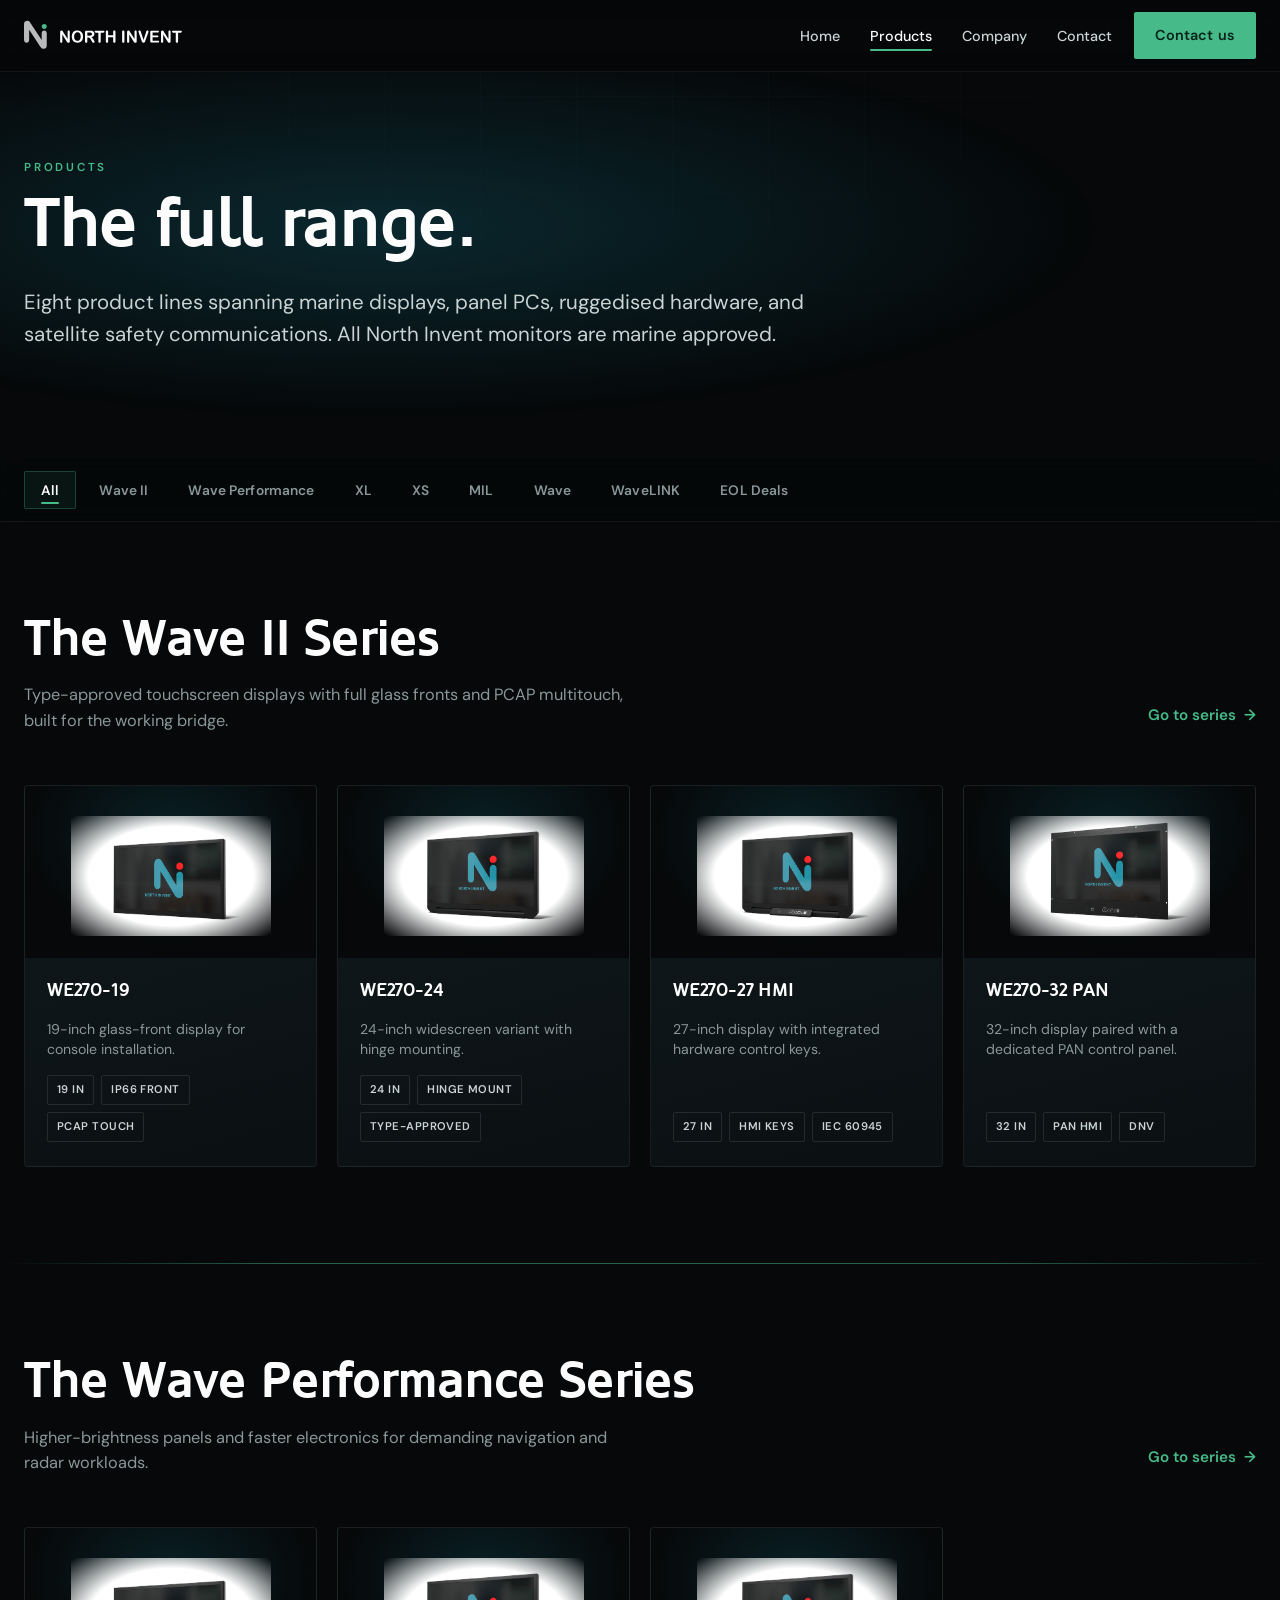
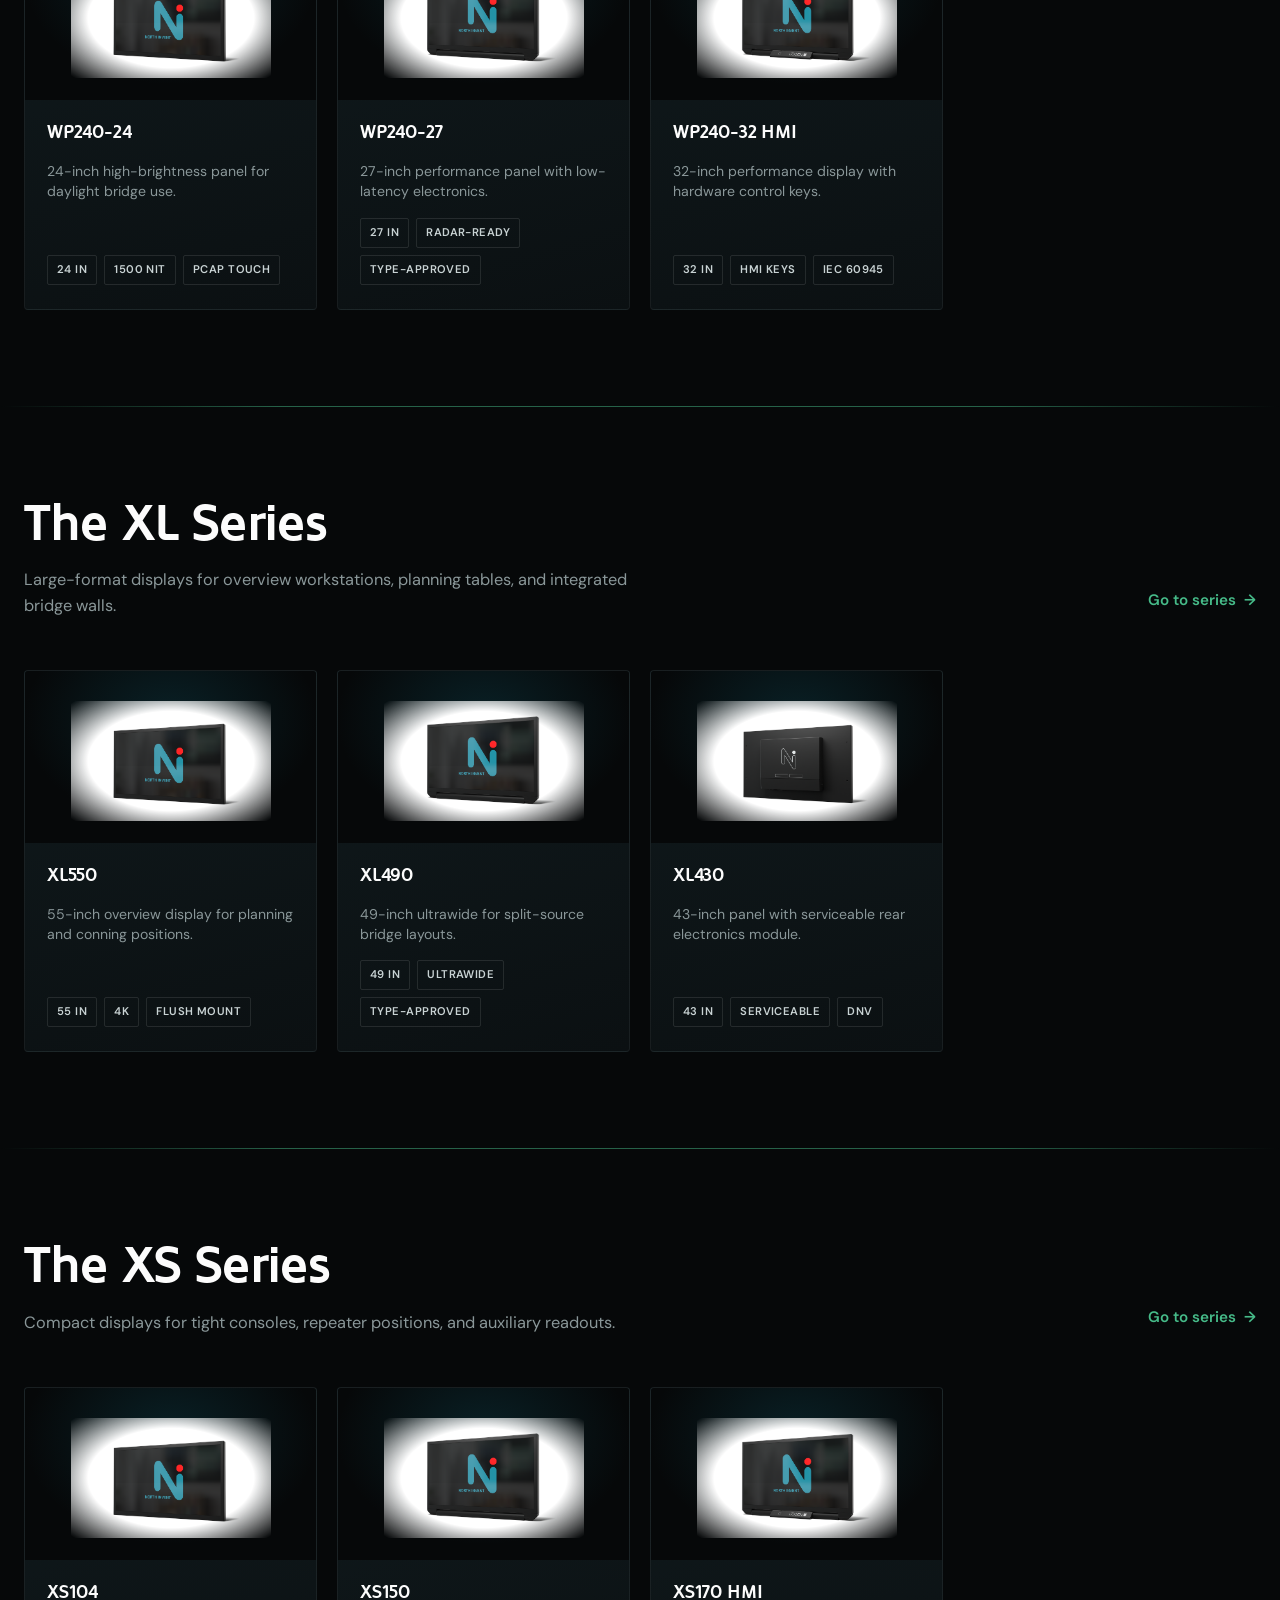
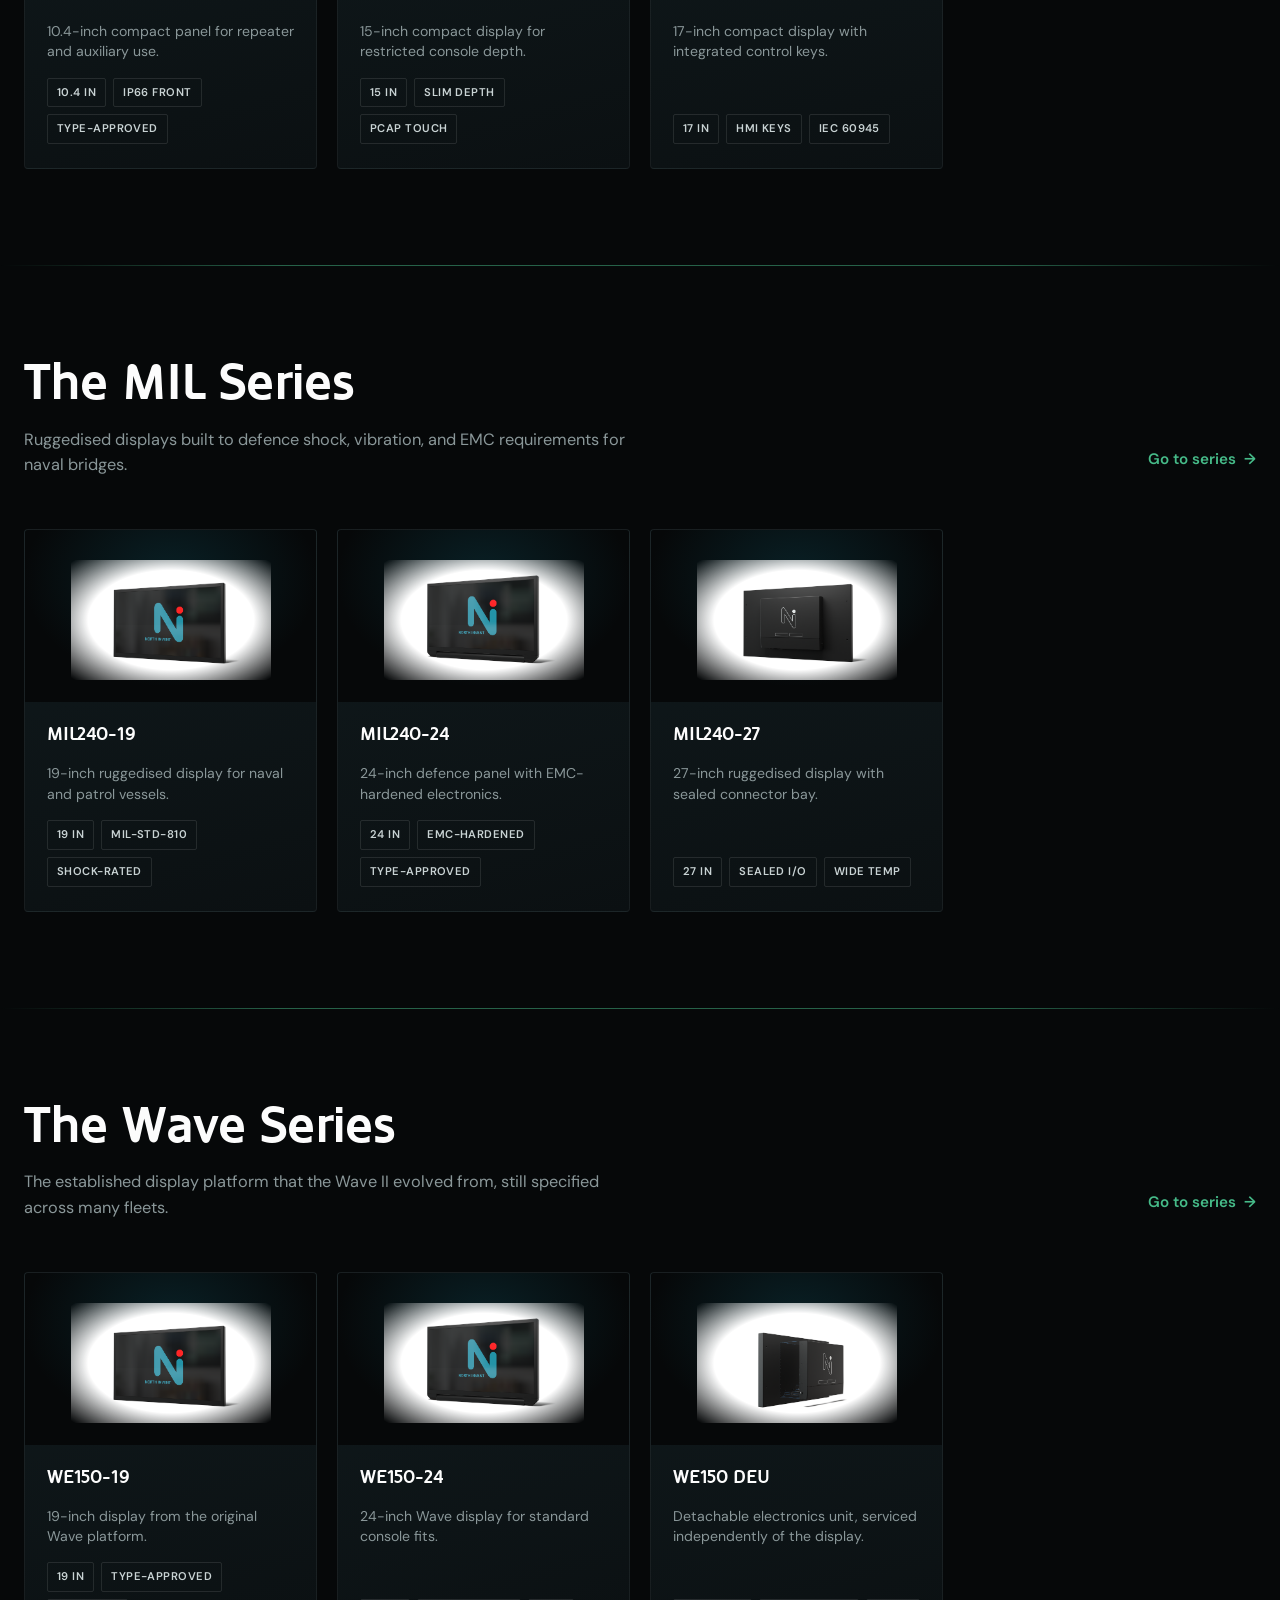
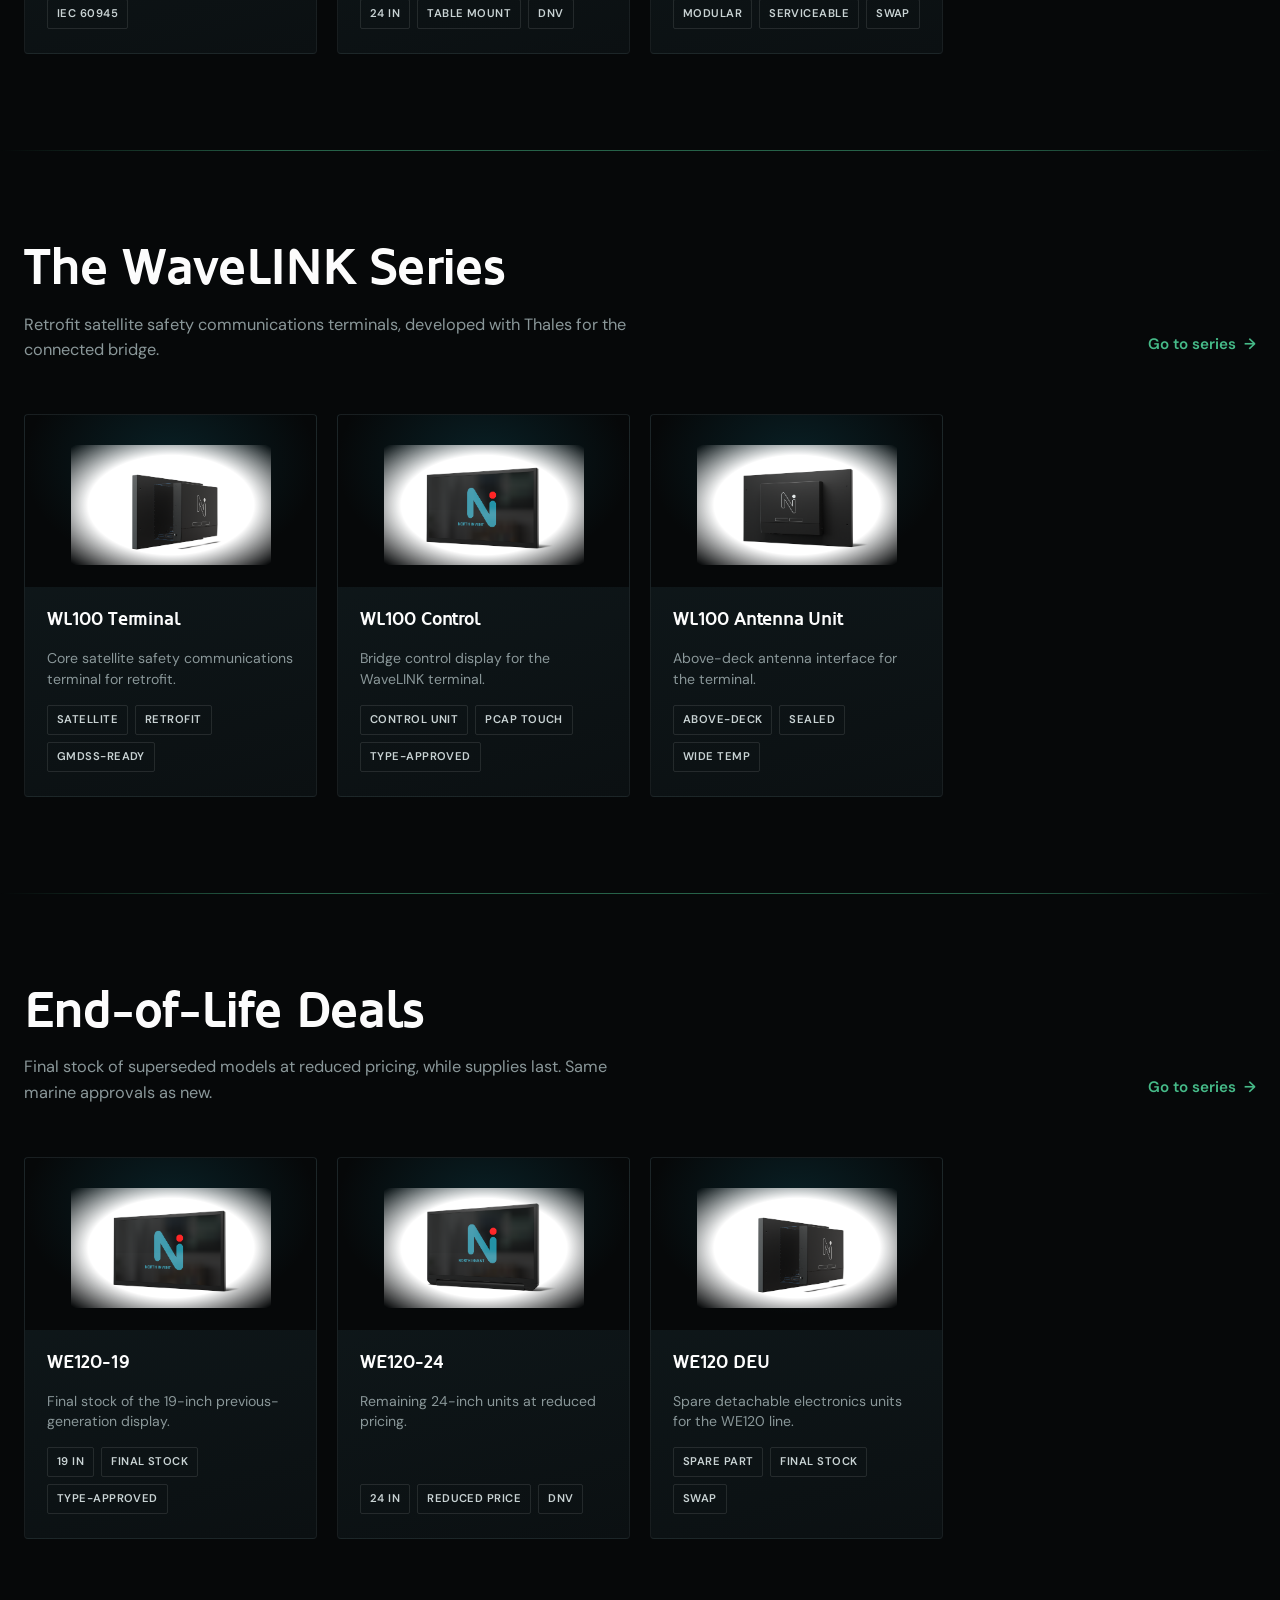
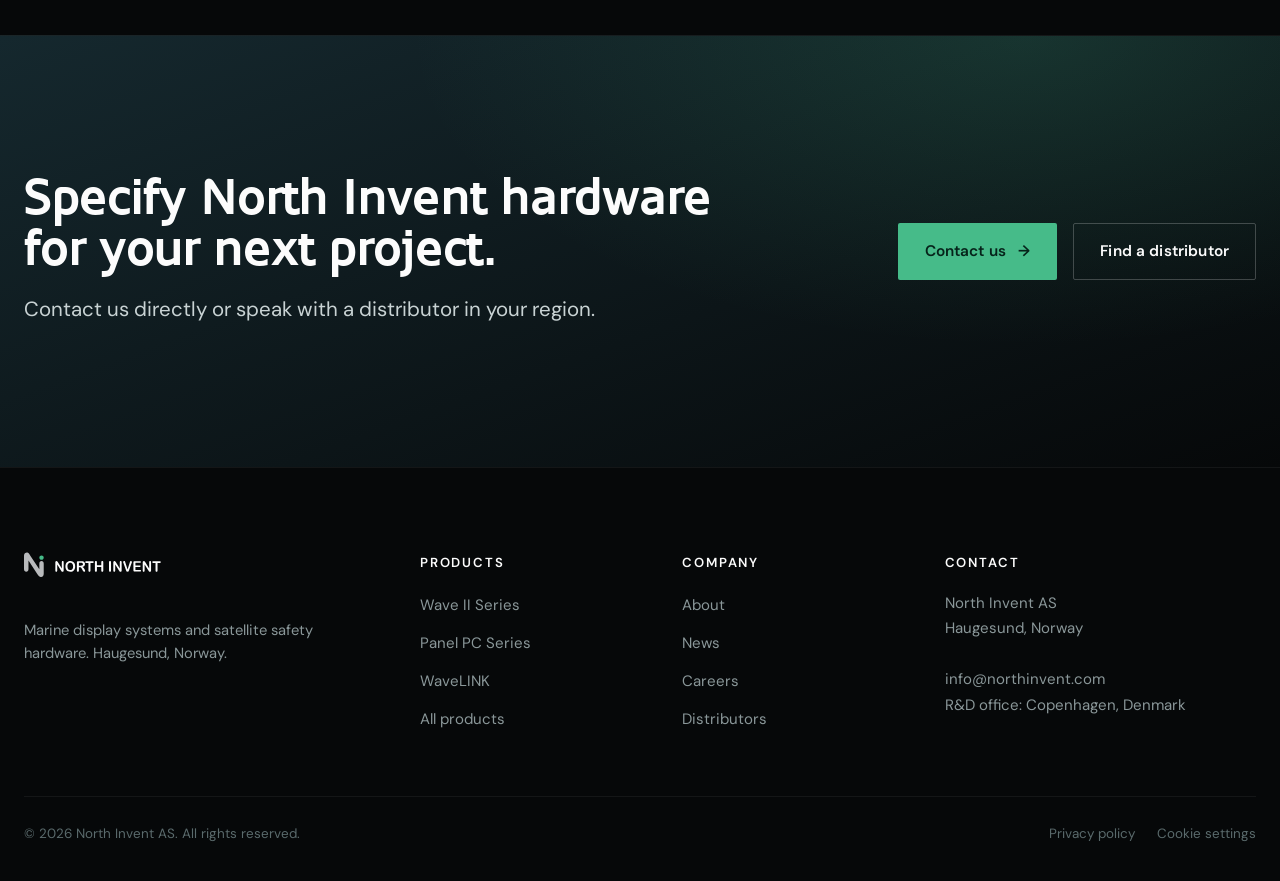
<file: north-invent/products.html>
<!DOCTYPE html>
<html lang="en">
<head>
  <meta charset="UTF-8">
  <meta name="viewport" content="width=device-width, initial-scale=1.0">
  <title>Products - The Full Range of Marine Displays &amp; Hardware | North Invent</title>
  <meta name="description" content="The full North Invent range across eight product lines: marine-approved displays, panel PCs, ruggedised hardware, and satellite safety communications. Filter by series.">
  <link rel="preconnect" href="https://fonts.googleapis.com">
  <link rel="preconnect" href="https://fonts.gstatic.com" crossorigin>
  <link href="https://fonts.googleapis.com/css2?family=DM+Sans:opsz,wght@9..40,400;9..40,500;9..40,600;9..40,700&display=swap" rel="stylesheet">
  <link rel="stylesheet" href="styles.css">
</head>
<body>

  <!-- Navigation -->
  <header class="nav" id="nav">
    <div class="wrap wrap-wide nav-inner">
      <a href="index.html" class="nav-logo" aria-label="North Invent home">
        <svg xmlns="http://www.w3.org/2000/svg" viewBox="0 0 232 44" role="img" aria-label="North Invent">
          <g fill="none" fill-rule="evenodd">
            <path fill="#B8BABC" d="M10.428 5.841l15.518 23.497v-9.382c0-1.542.332-2.698.995-3.468s1.558-1.156 2.685-1.156c1.163 0 2.08.386 2.753 1.156.672.77 1.008 1.926 1.008 3.467V36.98c0 3.5-1.452 5.248-4.356 5.248-.728 0-1.381-.104-1.961-.312a4.972 4.972 0 01-1.635-.992 9.666 9.666 0 01-1.416-1.59 117.4 117.4 0 01-1.307-1.863L7.575 14.255v14.508c0 1.522-.355 2.674-1.063 3.453-.71.778-1.617 1.168-2.724 1.168-1.145 0-2.062-.394-2.753-1.183C.345 31.413 0 30.266 0 28.762V6.847c0-1.305.146-2.33.437-3.073.344-.816.916-1.482 1.714-1.999A4.672 4.672 0 014.738 1c.726 0 1.347.118 1.865.353.517.236.97.554 1.36.952.39.4.79.916 1.199 1.55.408.635.83 1.297 1.266 1.986"/>
            <path fill="#46BB89" d="M29.691 13.073c-1.036 0-1.922-.316-2.657-.949-.737-.633-1.104-1.528-1.104-2.686 0-1.048.376-1.912 1.131-2.59.754-.678 1.63-1.017 2.63-1.017a3.91 3.91 0 012.562.922c.745.615 1.118 1.51 1.118 2.685 0 1.14-.364 2.031-1.09 2.672-.727.642-1.59.963-2.59.963"/>
            <path fill="#FCFCFC" d="M65.545 15.295c.49 0 .879.17 1.163.51.284.338.426.848.426 1.527v13.81c0 1.54-.614 2.311-1.841 2.311-.307 0-.583-.046-.828-.138a2.105 2.105 0 01-.691-.437 4.27 4.27 0 01-.598-.7 58.477 58.477 0 01-.551-.82l-6.392-10.23v10.288c0 .672-.15 1.18-.45 1.522-.3.344-.683.515-1.151.515-.484 0-.872-.173-1.164-.52-.292-.349-.437-.854-.437-1.517V17.871c0-.575.06-1.027.184-1.354.145-.36.387-.652.725-.88a1.914 1.914 0 011.093-.342c.307 0 .57.052.788.156.219.104.41.244.575.42.166.175.334.403.507.682.173.28.35.572.535.875l6.552 10.354V17.333c0-.68.14-1.189.42-1.528.28-.34.658-.51 1.135-.51zm98.129 0c.492 0 .879.17 1.164.51.283.338.425.848.425 1.527v13.81c0 1.54-.613 2.311-1.84 2.311-.307 0-.583-.046-.83-.138a2.09 2.09 0 01-.69-.437 4.27 4.27 0 01-.597-.7 58.47 58.47 0 01-.552-.82l-6.391-10.23v10.288c0 .672-.15 1.18-.45 1.522a1.456 1.456 0 01-1.152.515c-.483 0-.871-.173-1.163-.52-.292-.349-.438-.854-.438-1.517V17.871c0-.575.062-1.027.185-1.354.145-.36.387-.652.724-.88a1.92 1.92 0 011.094-.342c.306 0 .57.052.788.156.219.104.41.244.575.42.165.175.334.403.507.682l.535.875 6.552 10.354V17.333c0-.68.139-1.189.42-1.528.28-.34.658-.51 1.134-.51zm17.35 0c.29 0 .56.076.81.228.249.151.444.353.586.605.142.252.212.505.212.76 0 .176-.023.366-.07.57a5.071 5.071 0 01-.171.598c-.07.196-.138.397-.206.605l-4.08 11.474c-.145.44-.291.856-.436 1.252a5.432 5.432 0 01-.505 1.042 2.317 2.317 0 01-.765.737c-.317.191-.706.287-1.166.287-.46 0-.848-.094-1.166-.28a2.272 2.272 0 01-.77-.744 5.613 5.613 0 01-.511-1.048 39.752 39.752 0 01-.437-1.246l-4.01-11.378a20.719 20.719 0 00-.212-.61 4.887 4.887 0 01-.184-.648 2.854 2.854 0 01-.074-.587c0-.407.156-.779.47-1.114a1.555 1.555 0 011.184-.503c.582 0 .994.186 1.235.557.24.372.488.966.74 1.78l3.815 11.781 3.827-11.864c.199-.624.348-1.058.448-1.3.099-.245.264-.465.494-.66.23-.196.544-.294.942-.294zm32.427 0c.492 0 .88.17 1.163.51.285.338.426.848.426 1.527v13.81c0 1.54-.613 2.311-1.84 2.311-.307 0-.583-.046-.828-.138a2.085 2.085 0 01-.69-.437 4.27 4.27 0 01-.599-.7 68.685 68.685 0 01-.552-.82l-6.392-10.23v10.288c0 .672-.149 1.18-.448 1.522a1.46 1.46 0 01-1.153.515c-.484 0-.87-.173-1.163-.52-.292-.349-.438-.854-.438-1.517V17.871c0-.575.061-1.027.184-1.354.146-.36.388-.652.726-.88a1.911 1.911 0 011.092-.342c.307 0 .571.052.79.156.218.104.41.244.574.42.165.175.334.403.507.682l.535.875 6.551 10.354V17.333c0-.68.141-1.189.421-1.528.28-.34.658-.51 1.134-.51zm-135.168 0c1.747 0 3.246.37 4.498 1.109 1.252.738 2.2 1.788 2.843 3.15.644 1.36.966 2.96.966 4.797 0 1.357-.177 2.59-.53 3.7-.352 1.11-.88 2.073-1.585 2.888a6.93 6.93 0 01-2.596 1.867c-1.026.431-2.202.647-3.527.647-1.318 0-2.497-.222-3.54-.665-1.04-.442-1.91-1.067-2.607-1.874-.696-.806-1.223-1.777-1.58-2.91-.355-1.135-.533-2.36-.533-3.678 0-1.35.186-2.587.557-3.713.37-1.125.909-2.084 1.614-2.875a6.979 6.979 0 012.573-1.813c1.01-.42 2.16-.63 3.447-.63zm18.85.309c.765 0 1.42.034 1.963.102a4.773 4.773 0 011.47.414c.528.23.994.562 1.4.993.404.432.712.933.922 1.503.21.57.316 1.176.316 1.815 0 1.309-.354 2.355-1.062 3.138-.707.782-1.78 1.336-3.218 1.664.604.335 1.182.829 1.733 1.483a15.07 15.07 0 011.474 2.089c.432.738.77 1.404 1.01 1.997.241.596.362 1.004.362 1.227 0 .23-.07.46-.213.688a1.504 1.504 0 01-.579.539 1.773 1.773 0 01-.849.197c-.383 0-.705-.093-.964-.28a2.65 2.65 0 01-.672-.713c-.187-.286-.442-.71-.763-1.268l-1.366-2.37c-.49-.87-.928-1.53-1.315-1.985-.387-.455-.779-.766-1.177-.933-.399-.168-.9-.251-1.505-.251h-1.194v5.635c0 .742-.158 1.288-.47 1.639-.315.35-.724.526-1.229.526-.543 0-.964-.183-1.262-.55-.299-.367-.448-.906-.448-1.617V17.783c0-.766.165-1.321.494-1.664.33-.343.861-.515 1.596-.515h5.546zm19.088 0c.59 0 1.028.136 1.315.408.288.27.432.628.432 1.067 0 .44-.146.794-.437 1.06-.291.269-.728.403-1.31.403h-3.724v12.745c0 .734-.157 1.279-.472 1.633-.314.355-.721.533-1.22.533-.507 0-.92-.18-1.238-.538-.32-.36-.478-.901-.478-1.628V18.542h-3.723c-.582 0-1.015-.134-1.3-.402-.282-.267-.424-.621-.424-1.061 0-.456.148-.815.443-1.08.295-.263.722-.395 1.28-.395h10.856zm16.26-.309c.511 0 .926.178 1.244.533.317.355.476.897.476 1.623v13.834c0 .727-.16 1.27-.482 1.629-.322.359-.734.539-1.239.539-.513 0-.922-.182-1.229-.545-.305-.362-.458-.903-.458-1.621v-5.9h-7.375v5.9c0 .726-.16 1.268-.482 1.627-.32.36-.734.539-1.239.539-.513 0-.923-.182-1.228-.545-.306-.363-.459-.904-.459-1.623V17.451c0-.718.151-1.257.453-1.617.302-.359.713-.539 1.234-.539.513 0 .927.178 1.245.533.317.355.476.896.476 1.622v5.029h7.375V17.45c0-.718.154-1.257.464-1.616.31-.359.718-.539 1.223-.539zm13.102 0c.512 0 .927.178 1.245.533.318.355.476.897.476 1.623v13.834c0 .727-.158 1.27-.476 1.629-.318.359-.733.539-1.245.539-.49 0-.894-.182-1.211-.545-.317-.363-.476-.904-.476-1.623V17.451c0-.718.157-1.257.47-1.617.314-.359.719-.539 1.217-.539zm84.145.309c.59 0 1.028.136 1.315.408.288.27.431.628.431 1.067 0 .44-.145.794-.436 1.06-.29.269-.728.403-1.31.403h-3.724v12.745c0 .734-.157 1.279-.47 1.633-.316.355-.723.533-1.223.533-.506 0-.918-.18-1.237-.538-.319-.36-.478-.901-.478-1.628V18.542h-3.723c-.582 0-1.016-.134-1.299-.402-.283-.267-.425-.621-.425-1.061 0-.456.147-.815.442-1.08.295-.263.723-.395 1.282-.395h10.855zm-33.439 0c.545 0 .949.125 1.213.378.265.252.397.582.397.99 0 .416-.132.749-.397 1-.264.253-.668.379-1.213.379h-7.687v4.304h7.079c.52 0 .909.122 1.166.364.257.243.385.564.385.96 0 .399-.127.724-.379.974-.253.25-.644.376-1.172.376h-7.079v4.995h7.952c.536 0 .94.13 1.213.39.272.26.407.607.407 1.04 0 .416-.135.754-.407 1.015-.273.26-.677.39-1.213.39h-9.272c-.742 0-1.275-.171-1.6-.515-.326-.343-.488-.898-.488-1.665V17.784c0-.512.073-.93.218-1.252.145-.323.373-.56.683-.707.309-.147.705-.221 1.187-.221h9.007zM78.283 18.13c-.683 0-1.313.134-1.892.4a4.168 4.168 0 00-1.495 1.167c-.418.51-.748 1.162-.99 1.956-.241.793-.362 1.683-.362 2.672 0 .997.12 1.898.363 2.703.24.805.582 1.474 1.023 2.005.44.53.947.927 1.519 1.189a4.422 4.422 0 001.88.395c.874 0 1.678-.227 2.41-.682.732-.454 1.315-1.157 1.748-2.105.434-.95.65-2.117.65-3.505 0-1.284-.2-2.396-.598-3.337-.4-.94-.968-1.652-1.708-2.136-.74-.482-1.59-.723-2.548-.723zm17.77.147h-3.147v4.818h3.055c.82 0 1.51-.073 2.068-.221.56-.147.985-.398 1.28-.753.295-.355.442-.843.442-1.465 0-.486-.118-.915-.356-1.285a2.162 2.162 0 00-.988-.831c-.398-.176-1.183-.263-2.354-.263z"/>
          </g>
        </svg>
      </a>
      <nav class="nav-right" aria-label="Main">
        <ul class="nav-links">
          <li><a href="index.html">Home</a></li>
          <li><a href="products.html" class="active">Products</a></li>
          <li><a href="about.html">Company</a></li>
          <li><a href="#contact">Contact</a></li>
        </ul>
        <a href="#contact" class="btn btn-primary nav-cta">Contact us</a>
      </nav>
      <button class="hamburger" id="hamburger" aria-label="Open menu" aria-expanded="false" aria-controls="nav">
        <span></span><span></span><span></span>
      </button>
    </div>
  </header>

  <main>

    <!-- PRODUCTS HERO -->
    <section class="pdp-hero" aria-label="Products overview">
      <div class="wrap wrap-wide">
        <span class="eyebrow">Products</span>
        <h1 class="h-xl">The full range.</h1>
        <p class="lede" style="margin-top:22px;">Eight product lines spanning marine displays, panel PCs, ruggedised hardware, and satellite safety communications. All North Invent monitors are marine approved.</p>
      </div>
    </section>

    <!-- STICKY FILTER / CATEGORY BAR -->
    <div class="filter-bar" id="filterBar">
      <div class="wrap wrap-wide">
        <div class="filter-inner" role="group" aria-label="Filter products by line">
          <button class="filter-chip" type="button" data-filter="all" aria-pressed="true">All</button>
          <button class="filter-chip" type="button" data-filter="wave-ii" aria-pressed="false">Wave II</button>
          <button class="filter-chip" type="button" data-filter="wave-performance" aria-pressed="false">Wave Performance</button>
          <button class="filter-chip" type="button" data-filter="xl" aria-pressed="false">XL</button>
          <button class="filter-chip" type="button" data-filter="xs" aria-pressed="false">XS</button>
          <button class="filter-chip" type="button" data-filter="mil" aria-pressed="false">MIL</button>
          <button class="filter-chip" type="button" data-filter="wave" aria-pressed="false">Wave</button>
          <button class="filter-chip" type="button" data-filter="wavelink" aria-pressed="false">WaveLINK</button>
          <button class="filter-chip" type="button" data-filter="eol" aria-pressed="false">EOL Deals</button>
        </div>
      </div>
    </div>

    <!-- ========== WAVE II ========== -->
    <section class="series" data-line="wave-ii" aria-labelledby="s-wave-ii">
      <div class="wrap wrap-wide">
        <div class="series-head reveal">
          <div class="series-title-block">
            <h2 class="h-lg" id="s-wave-ii">The Wave II Series</h2>
            <p class="series-desc">Type-approved touchscreen displays with full glass fronts and PCAP multitouch, built for the working bridge.</p>
          </div>
          <a href="product-wave-ii.html" class="link">Go to series <span aria-hidden="true">&rarr;</span></a>
        </div>
        <div class="product-grid">
          <article class="panel product-card reveal">
            <div class="product-photo"><img src="assets/products/1.-WE270-000-100-Monitor-front.png" alt="Wave II WE270-19 marine display, front view with full glass front" loading="lazy"></div>
            <div class="product-body">
              <span class="product-model">WE270-19</span>
              <p class="product-line">19-inch glass-front display for console installation.</p>
              <div class="chip-row"><span class="spec-chip">19 in</span><span class="spec-chip">IP66 front</span><span class="spec-chip">PCAP touch</span></div>
            </div>
          </article>
          <article class="panel product-card reveal d1">
            <div class="product-photo"><img src="assets/products/3.-WE270-000-124-Monitor-with-hinge-front.png" alt="Wave II WE270-24 display on a hinge mount, front view" loading="lazy"></div>
            <div class="product-body">
              <span class="product-model">WE270-24</span>
              <p class="product-line">24-inch widescreen variant with hinge mounting.</p>
              <div class="chip-row"><span class="spec-chip">24 in</span><span class="spec-chip">Hinge mount</span><span class="spec-chip">Type-approved</span></div>
            </div>
          </article>
          <article class="panel product-card reveal d2">
            <div class="product-photo"><img src="assets/products/6.-WE270-000-191-Monitor-with-hinge-HMI-front.png" alt="Wave II WE270-27 HMI display with hardware keys, front view" loading="lazy"></div>
            <div class="product-body">
              <span class="product-model">WE270-27 HMI</span>
              <p class="product-line">27-inch display with integrated hardware control keys.</p>
              <div class="chip-row"><span class="spec-chip">27 in</span><span class="spec-chip">HMI keys</span><span class="spec-chip">IEC 60945</span></div>
            </div>
          </article>
          <article class="panel product-card reveal d3">
            <div class="product-photo"><img src="assets/products/10.-WE270-000-219-Monitor-with-PAN-HMI-front.png" alt="Wave II WE270-32 display with a PAN HMI control panel, front view" loading="lazy"></div>
            <div class="product-body">
              <span class="product-model">WE270-32 PAN</span>
              <p class="product-line">32-inch display paired with a dedicated PAN control panel.</p>
              <div class="chip-row"><span class="spec-chip">32 in</span><span class="spec-chip">PAN HMI</span><span class="spec-chip">DNV</span></div>
            </div>
          </article>
        </div>
      </div>
    </section>

    <hr class="horizon series-divider" data-line="wave-ii">

    <!-- ========== WAVE PERFORMANCE ========== -->
    <section class="series" data-line="wave-performance" aria-labelledby="s-wave-perf">
      <div class="wrap wrap-wide">
        <div class="series-head reveal">
          <div class="series-title-block">
            <h2 class="h-lg" id="s-wave-perf">The Wave Performance Series</h2>
            <p class="series-desc">Higher-brightness panels and faster electronics for demanding navigation and radar workloads.</p>
          </div>
          <a href="#" class="link">Go to series <span aria-hidden="true">&rarr;</span></a>
        </div>
        <div class="product-grid">
          <article class="panel product-card reveal">
            <div class="product-photo"><img src="assets/products/1.-WE270-000-100-Monitor-front.png" alt="Wave Performance WP240-24 high-brightness marine display, front view" loading="lazy"></div>
            <div class="product-body">
              <span class="product-model">WP240-24</span>
              <p class="product-line">24-inch high-brightness panel for daylight bridge use.</p>
              <div class="chip-row"><span class="spec-chip">24 in</span><span class="spec-chip">1500 nit</span><span class="spec-chip">PCAP touch</span></div>
            </div>
          </article>
          <article class="panel product-card reveal d1">
            <div class="product-photo"><img src="assets/products/3.-WE270-000-124-Monitor-with-hinge-front.png" alt="Wave Performance WP240-27 display on hinge mount, front view" loading="lazy"></div>
            <div class="product-body">
              <span class="product-model">WP240-27</span>
              <p class="product-line">27-inch performance panel with low-latency electronics.</p>
              <div class="chip-row"><span class="spec-chip">27 in</span><span class="spec-chip">Radar-ready</span><span class="spec-chip">Type-approved</span></div>
            </div>
          </article>
          <article class="panel product-card reveal d2">
            <div class="product-photo"><img src="assets/products/6.-WE270-000-191-Monitor-with-hinge-HMI-front.png" alt="Wave Performance WP240-32 HMI display, front view" loading="lazy"></div>
            <div class="product-body">
              <span class="product-model">WP240-32 HMI</span>
              <p class="product-line">32-inch performance display with hardware control keys.</p>
              <div class="chip-row"><span class="spec-chip">32 in</span><span class="spec-chip">HMI keys</span><span class="spec-chip">IEC 60945</span></div>
            </div>
          </article>
        </div>
      </div>
    </section>

    <hr class="horizon series-divider" data-line="wave-performance">

    <!-- ========== XL ========== -->
    <section class="series" data-line="xl" aria-labelledby="s-xl">
      <div class="wrap wrap-wide">
        <div class="series-head reveal">
          <div class="series-title-block">
            <h2 class="h-lg" id="s-xl">The XL Series</h2>
            <p class="series-desc">Large-format displays for overview workstations, planning tables, and integrated bridge walls.</p>
          </div>
          <a href="#" class="link">Go to series <span aria-hidden="true">&rarr;</span></a>
        </div>
        <div class="product-grid">
          <article class="panel product-card reveal">
            <div class="product-photo"><img src="assets/products/1.-WE270-000-100-Monitor-front.png" alt="XL550 large-format marine display, front view" loading="lazy"></div>
            <div class="product-body">
              <span class="product-model">XL550</span>
              <p class="product-line">55-inch overview display for planning and conning positions.</p>
              <div class="chip-row"><span class="spec-chip">55 in</span><span class="spec-chip">4K</span><span class="spec-chip">Flush mount</span></div>
            </div>
          </article>
          <article class="panel product-card reveal d1">
            <div class="product-photo"><img src="assets/products/3.-WE270-000-124-Monitor-with-hinge-front.png" alt="XL490 large-format display on a mount, front view" loading="lazy"></div>
            <div class="product-body">
              <span class="product-model">XL490</span>
              <p class="product-line">49-inch ultrawide for split-source bridge layouts.</p>
              <div class="chip-row"><span class="spec-chip">49 in</span><span class="spec-chip">Ultrawide</span><span class="spec-chip">Type-approved</span></div>
            </div>
          </article>
          <article class="panel product-card reveal d2">
            <div class="product-photo"><img src="assets/products/2.-WE270-000-100-Monitor-backside.png" alt="XL430 large-format display, rear connection interface" loading="lazy"></div>
            <div class="product-body">
              <span class="product-model">XL430</span>
              <p class="product-line">43-inch panel with serviceable rear electronics module.</p>
              <div class="chip-row"><span class="spec-chip">43 in</span><span class="spec-chip">Serviceable</span><span class="spec-chip">DNV</span></div>
            </div>
          </article>
        </div>
      </div>
    </section>

    <hr class="horizon series-divider" data-line="xl">

    <!-- ========== XS ========== -->
    <section class="series" data-line="xs" aria-labelledby="s-xs">
      <div class="wrap wrap-wide">
        <div class="series-head reveal">
          <div class="series-title-block">
            <h2 class="h-lg" id="s-xs">The XS Series</h2>
            <p class="series-desc">Compact displays for tight consoles, repeater positions, and auxiliary readouts.</p>
          </div>
          <a href="#" class="link">Go to series <span aria-hidden="true">&rarr;</span></a>
        </div>
        <div class="product-grid">
          <article class="panel product-card reveal">
            <div class="product-photo"><img src="assets/products/1.-WE270-000-100-Monitor-front.png" alt="XS104 compact marine display, front view" loading="lazy"></div>
            <div class="product-body">
              <span class="product-model">XS104</span>
              <p class="product-line">10.4-inch compact panel for repeater and auxiliary use.</p>
              <div class="chip-row"><span class="spec-chip">10.4 in</span><span class="spec-chip">IP66 front</span><span class="spec-chip">Type-approved</span></div>
            </div>
          </article>
          <article class="panel product-card reveal d1">
            <div class="product-photo"><img src="assets/products/3.-WE270-000-124-Monitor-with-hinge-front.png" alt="XS150 compact display on a mount, front view" loading="lazy"></div>
            <div class="product-body">
              <span class="product-model">XS150</span>
              <p class="product-line">15-inch compact display for restricted console depth.</p>
              <div class="chip-row"><span class="spec-chip">15 in</span><span class="spec-chip">Slim depth</span><span class="spec-chip">PCAP touch</span></div>
            </div>
          </article>
          <article class="panel product-card reveal d2">
            <div class="product-photo"><img src="assets/products/6.-WE270-000-191-Monitor-with-hinge-HMI-front.png" alt="XS170 compact HMI display, front view" loading="lazy"></div>
            <div class="product-body">
              <span class="product-model">XS170 HMI</span>
              <p class="product-line">17-inch compact display with integrated control keys.</p>
              <div class="chip-row"><span class="spec-chip">17 in</span><span class="spec-chip">HMI keys</span><span class="spec-chip">IEC 60945</span></div>
            </div>
          </article>
        </div>
      </div>
    </section>

    <hr class="horizon series-divider" data-line="xs">

    <!-- ========== MIL ========== -->
    <section class="series" data-line="mil" aria-labelledby="s-mil">
      <div class="wrap wrap-wide">
        <div class="series-head reveal">
          <div class="series-title-block">
            <h2 class="h-lg" id="s-mil">The MIL Series</h2>
            <p class="series-desc">Ruggedised displays built to defence shock, vibration, and EMC requirements for naval bridges.</p>
          </div>
          <a href="#" class="link">Go to series <span aria-hidden="true">&rarr;</span></a>
        </div>
        <div class="product-grid">
          <article class="panel product-card reveal">
            <div class="product-photo"><img src="assets/products/1.-WE270-000-100-Monitor-front.png" alt="MIL240-19 ruggedised naval display, front view" loading="lazy"></div>
            <div class="product-body">
              <span class="product-model">MIL240-19</span>
              <p class="product-line">19-inch ruggedised display for naval and patrol vessels.</p>
              <div class="chip-row"><span class="spec-chip">19 in</span><span class="spec-chip">MIL-STD-810</span><span class="spec-chip">Shock-rated</span></div>
            </div>
          </article>
          <article class="panel product-card reveal d1">
            <div class="product-photo"><img src="assets/products/3.-WE270-000-124-Monitor-with-hinge-front.png" alt="MIL240-24 ruggedised display on a mount, front view" loading="lazy"></div>
            <div class="product-body">
              <span class="product-model">MIL240-24</span>
              <p class="product-line">24-inch defence panel with EMC-hardened electronics.</p>
              <div class="chip-row"><span class="spec-chip">24 in</span><span class="spec-chip">EMC-hardened</span><span class="spec-chip">Type-approved</span></div>
            </div>
          </article>
          <article class="panel product-card reveal d2">
            <div class="product-photo"><img src="assets/products/2.-WE270-000-100-Monitor-backside.png" alt="MIL240-27 ruggedised display, rear interface view" loading="lazy"></div>
            <div class="product-body">
              <span class="product-model">MIL240-27</span>
              <p class="product-line">27-inch ruggedised display with sealed connector bay.</p>
              <div class="chip-row"><span class="spec-chip">27 in</span><span class="spec-chip">Sealed I/O</span><span class="spec-chip">Wide temp</span></div>
            </div>
          </article>
        </div>
      </div>
    </section>

    <hr class="horizon series-divider" data-line="mil">

    <!-- ========== WAVE ========== -->
    <section class="series" data-line="wave" aria-labelledby="s-wave">
      <div class="wrap wrap-wide">
        <div class="series-head reveal">
          <div class="series-title-block">
            <h2 class="h-lg" id="s-wave">The Wave Series</h2>
            <p class="series-desc">The established display platform that the Wave II evolved from, still specified across many fleets.</p>
          </div>
          <a href="#" class="link">Go to series <span aria-hidden="true">&rarr;</span></a>
        </div>
        <div class="product-grid">
          <article class="panel product-card reveal">
            <div class="product-photo"><img src="assets/products/1.-WE270-000-100-Monitor-front.png" alt="Wave WE150-19 marine display, front view" loading="lazy"></div>
            <div class="product-body">
              <span class="product-model">WE150-19</span>
              <p class="product-line">19-inch display from the original Wave platform.</p>
              <div class="chip-row"><span class="spec-chip">19 in</span><span class="spec-chip">Type-approved</span><span class="spec-chip">IEC 60945</span></div>
            </div>
          </article>
          <article class="panel product-card reveal d1">
            <div class="product-photo"><img src="assets/products/3.-WE270-000-124-Monitor-with-hinge-front.png" alt="Wave WE150-24 display on a mount, front view" loading="lazy"></div>
            <div class="product-body">
              <span class="product-model">WE150-24</span>
              <p class="product-line">24-inch Wave display for standard console fits.</p>
              <div class="chip-row"><span class="spec-chip">24 in</span><span class="spec-chip">Table mount</span><span class="spec-chip">DNV</span></div>
            </div>
          </article>
          <article class="panel product-card reveal d2">
            <div class="product-photo"><img src="assets/products/15.-Detachable-Electronics-Unit.png" alt="Wave detachable electronics unit, isolated view" loading="lazy"></div>
            <div class="product-body">
              <span class="product-model">WE150 DEU</span>
              <p class="product-line">Detachable electronics unit, serviced independently of the display.</p>
              <div class="chip-row"><span class="spec-chip">Modular</span><span class="spec-chip">Serviceable</span><span class="spec-chip">SWAP</span></div>
            </div>
          </article>
        </div>
      </div>
    </section>

    <hr class="horizon series-divider" data-line="wave">

    <!-- ========== WAVELINK ========== -->
    <section class="series" data-line="wavelink" aria-labelledby="s-wavelink">
      <div class="wrap wrap-wide">
        <div class="series-head reveal">
          <div class="series-title-block">
            <h2 class="h-lg" id="s-wavelink">The WaveLINK Series</h2>
            <p class="series-desc">Retrofit satellite safety communications terminals, developed with Thales for the connected bridge.</p>
          </div>
          <a href="#" class="link">Go to series <span aria-hidden="true">&rarr;</span></a>
        </div>
        <div class="product-grid">
          <article class="panel product-card reveal">
            <div class="product-photo"><img src="assets/products/15.-Detachable-Electronics-Unit.png" alt="WaveLINK WL100 satellite safety terminal unit" loading="lazy"></div>
            <div class="product-body">
              <span class="product-model">WL100 Terminal</span>
              <p class="product-line">Core satellite safety communications terminal for retrofit.</p>
              <div class="chip-row"><span class="spec-chip">Satellite</span><span class="spec-chip">Retrofit</span><span class="spec-chip">GMDSS-ready</span></div>
            </div>
          </article>
          <article class="panel product-card reveal d1">
            <div class="product-photo"><img src="assets/products/1.-WE270-000-100-Monitor-front.png" alt="WaveLINK WL100 control display, front view" loading="lazy"></div>
            <div class="product-body">
              <span class="product-model">WL100 Control</span>
              <p class="product-line">Bridge control display for the WaveLINK terminal.</p>
              <div class="chip-row"><span class="spec-chip">Control unit</span><span class="spec-chip">PCAP touch</span><span class="spec-chip">Type-approved</span></div>
            </div>
          </article>
          <article class="panel product-card reveal d2">
            <div class="product-photo"><img src="assets/products/2.-WE270-000-100-Monitor-backside.png" alt="WaveLINK WL100 antenna interface unit, rear view" loading="lazy"></div>
            <div class="product-body">
              <span class="product-model">WL100 Antenna Unit</span>
              <p class="product-line">Above-deck antenna interface for the terminal.</p>
              <div class="chip-row"><span class="spec-chip">Above-deck</span><span class="spec-chip">Sealed</span><span class="spec-chip">Wide temp</span></div>
            </div>
          </article>
        </div>
      </div>
    </section>

    <hr class="horizon series-divider" data-line="wavelink">

    <!-- ========== EOL DEALS ========== -->
    <section class="series" data-line="eol" aria-labelledby="s-eol">
      <div class="wrap wrap-wide">
        <div class="series-head reveal">
          <div class="series-title-block">
            <h2 class="h-lg" id="s-eol">End-of-Life Deals</h2>
            <p class="series-desc">Final stock of superseded models at reduced pricing, while supplies last. Same marine approvals as new.</p>
          </div>
          <a href="#" class="link">Go to series <span aria-hidden="true">&rarr;</span></a>
        </div>
        <div class="product-grid">
          <article class="panel product-card reveal">
            <div class="product-photo"><img src="assets/products/1.-WE270-000-100-Monitor-front.png" alt="End-of-life WE120-19 marine display, front view" loading="lazy"></div>
            <div class="product-body">
              <span class="product-model">WE120-19</span>
              <p class="product-line">Final stock of the 19-inch previous-generation display.</p>
              <div class="chip-row"><span class="spec-chip">19 in</span><span class="spec-chip">Final stock</span><span class="spec-chip">Type-approved</span></div>
            </div>
          </article>
          <article class="panel product-card reveal d1">
            <div class="product-photo"><img src="assets/products/3.-WE270-000-124-Monitor-with-hinge-front.png" alt="End-of-life WE120-24 display on a mount, front view" loading="lazy"></div>
            <div class="product-body">
              <span class="product-model">WE120-24</span>
              <p class="product-line">Remaining 24-inch units at reduced pricing.</p>
              <div class="chip-row"><span class="spec-chip">24 in</span><span class="spec-chip">Reduced price</span><span class="spec-chip">DNV</span></div>
            </div>
          </article>
          <article class="panel product-card reveal d2">
            <div class="product-photo"><img src="assets/products/15.-Detachable-Electronics-Unit.png" alt="End-of-life electronics unit, isolated view" loading="lazy"></div>
            <div class="product-body">
              <span class="product-model">WE120 DEU</span>
              <p class="product-line">Spare detachable electronics units for the WE120 line.</p>
              <div class="chip-row"><span class="spec-chip">Spare part</span><span class="spec-chip">Final stock</span><span class="spec-chip">SWAP</span></div>
            </div>
          </article>
        </div>
      </div>
    </section>

  </main>

  <!-- CTA -->
  <section class="cta section" id="contact" aria-labelledby="cta-h">
    <div class="wrap wrap-wide cta-inner">
      <div>
        <h2 class="h-lg" id="cta-h">Specify North Invent hardware<br>for your next project.</h2>
        <p class="lede">Contact us directly or speak with a distributor in your region.</p>
      </div>
      <div class="cta-btns">
        <a href="mailto:info@northinvent.com" class="btn btn-primary">Contact us <span class="arr" aria-hidden="true">&rarr;</span></a>
        <a href="#" class="btn btn-ghost">Find a distributor</a>
      </div>
    </div>
  </section>

  <!-- FOOTER -->
  <footer class="footer">
    <div class="wrap wrap-wide">
      <div class="footer-grid">
        <div>
          <div class="footer-logo">
            <svg xmlns="http://www.w3.org/2000/svg" viewBox="0 0 232 44" role="img" aria-label="North Invent">
              <g fill="none" fill-rule="evenodd">
                <path fill="#B8BABC" d="M10.428 5.841l15.518 23.497v-9.382c0-1.542.332-2.698.995-3.468s1.558-1.156 2.685-1.156c1.163 0 2.08.386 2.753 1.156.672.77 1.008 1.926 1.008 3.467V36.98c0 3.5-1.452 5.248-4.356 5.248-.728 0-1.381-.104-1.961-.312a4.972 4.972 0 01-1.635-.992 9.666 9.666 0 01-1.416-1.59 117.4 117.4 0 01-1.307-1.863L7.575 14.255v14.508c0 1.522-.355 2.674-1.063 3.453-.71.778-1.617 1.168-2.724 1.168-1.145 0-2.062-.394-2.753-1.183C.345 31.413 0 30.266 0 28.762V6.847c0-1.305.146-2.33.437-3.073.344-.816.916-1.482 1.714-1.999A4.672 4.672 0 014.738 1c.726 0 1.347.118 1.865.353.517.236.97.554 1.36.952.39.4.79.916 1.199 1.55.408.635.83 1.297 1.266 1.986"/>
                <path fill="#46BB89" d="M29.691 13.073c-1.036 0-1.922-.316-2.657-.949-.737-.633-1.104-1.528-1.104-2.686 0-1.048.376-1.912 1.131-2.59.754-.678 1.63-1.017 2.63-1.017a3.91 3.91 0 012.562.922c.745.615 1.118 1.51 1.118 2.685 0 1.14-.364 2.031-1.09 2.672-.727.642-1.59.963-2.59.963"/>
                <path fill="#FCFCFC" d="M65.545 15.295c.49 0 .879.17 1.163.51.284.338.426.848.426 1.527v13.81c0 1.54-.614 2.311-1.841 2.311-.307 0-.583-.046-.828-.138a2.105 2.105 0 01-.691-.437 4.27 4.27 0 01-.598-.7 58.477 58.477 0 01-.551-.82l-6.392-10.23v10.288c0 .672-.15 1.18-.45 1.522-.3.344-.683.515-1.151.515-.484 0-.872-.173-1.164-.52-.292-.349-.437-.854-.437-1.517V17.871c0-.575.06-1.027.184-1.354.145-.36.387-.652.725-.88a1.914 1.914 0 011.093-.342c.307 0 .57.052.788.156.219.104.41.244.575.42.166.175.334.403.507.682.173.28.35.572.535.875l6.552 10.354V17.333c0-.68.14-1.189.42-1.528.28-.34.658-.51 1.135-.51zm98.129 0c.492 0 .879.17 1.164.51.283.338.425.848.425 1.527v13.81c0 1.54-.613 2.311-1.84 2.311-.307 0-.583-.046-.83-.138a2.09 2.09 0 01-.69-.437 4.27 4.27 0 01-.597-.7 58.47 58.47 0 01-.552-.82l-6.391-10.23v10.288c0 .672-.15 1.18-.45 1.522a1.456 1.456 0 01-1.152.515c-.483 0-.871-.173-1.163-.52-.292-.349-.438-.854-.438-1.517V17.871c0-.575.062-1.027.185-1.354.145-.36.387-.652.724-.88a1.92 1.92 0 011.094-.342c.306 0 .57.052.788.156.219.104.41.244.575.42.165.175.334.403.507.682l.535.875 6.552 10.354V17.333c0-.68.139-1.189.42-1.528.28-.34.658-.51 1.134-.51zm17.35 0c.29 0 .56.076.81.228.249.151.444.353.586.605.142.252.212.505.212.76 0 .176-.023.366-.07.57a5.071 5.071 0 01-.171.598c-.07.196-.138.397-.206.605l-4.08 11.474c-.145.44-.291.856-.436 1.252a5.432 5.432 0 01-.505 1.042 2.317 2.317 0 01-.765.737c-.317.191-.706.287-1.166.287-.46 0-.848-.094-1.166-.28a2.272 2.272 0 01-.77-.744 5.613 5.613 0 01-.511-1.048 39.752 39.752 0 01-.437-1.246l-4.01-11.378a20.719 20.719 0 00-.212-.61 4.887 4.887 0 01-.184-.648 2.854 2.854 0 01-.074-.587c0-.407.156-.779.47-1.114a1.555 1.555 0 011.184-.503c.582 0 .994.186 1.235.557.24.372.488.966.74 1.78l3.815 11.781 3.827-11.864c.199-.624.348-1.058.448-1.3.099-.245.264-.465.494-.66.23-.196.544-.294.942-.294zm32.427 0c.492 0 .88.17 1.163.51.285.338.426.848.426 1.527v13.81c0 1.54-.613 2.311-1.84 2.311-.307 0-.583-.046-.828-.138a2.085 2.085 0 01-.69-.437 4.27 4.27 0 01-.599-.7 68.685 68.685 0 01-.552-.82l-6.392-10.23v10.288c0 .672-.149 1.18-.448 1.522a1.46 1.46 0 01-1.153.515c-.484 0-.87-.173-1.163-.52-.292-.349-.438-.854-.438-1.517V17.871c0-.575.061-1.027.184-1.354.146-.36.388-.652.726-.88a1.911 1.911 0 011.092-.342c.307 0 .571.052.79.156.218.104.41.244.574.42.165.175.334.403.507.682l.535.875 6.551 10.354V17.333c0-.68.141-1.189.421-1.528.28-.34.658-.51 1.134-.51zm-135.168 0c1.747 0 3.246.37 4.498 1.109 1.252.738 2.2 1.788 2.843 3.15.644 1.36.966 2.96.966 4.797 0 1.357-.177 2.59-.53 3.7-.352 1.11-.88 2.073-1.585 2.888a6.93 6.93 0 01-2.596 1.867c-1.026.431-2.202.647-3.527.647-1.318 0-2.497-.222-3.54-.665-1.04-.442-1.91-1.067-2.607-1.874-.696-.806-1.223-1.777-1.58-2.91-.355-1.135-.533-2.36-.533-3.678 0-1.35.186-2.587.557-3.713.37-1.125.909-2.084 1.614-2.875a6.979 6.979 0 012.573-1.813c1.01-.42 2.16-.63 3.447-.63zm18.85.309c.765 0 1.42.034 1.963.102a4.773 4.773 0 011.47.414c.528.23.994.562 1.4.993.404.432.712.933.922 1.503.21.57.316 1.176.316 1.815 0 1.309-.354 2.355-1.062 3.138-.707.782-1.78 1.336-3.218 1.664.604.335 1.182.829 1.733 1.483a15.07 15.07 0 011.474 2.089c.432.738.77 1.404 1.01 1.997.241.596.362 1.004.362 1.227 0 .23-.07.46-.213.688a1.504 1.504 0 01-.579.539 1.773 1.773 0 01-.849.197c-.383 0-.705-.093-.964-.28a2.65 2.65 0 01-.672-.713c-.187-.286-.442-.71-.763-1.268l-1.366-2.37c-.49-.87-.928-1.53-1.315-1.985-.387-.455-.779-.766-1.177-.933-.399-.168-.9-.251-1.505-.251h-1.194v5.635c0 .742-.158 1.288-.47 1.639-.315.35-.724.526-1.229.526-.543 0-.964-.183-1.262-.55-.299-.367-.448-.906-.448-1.617V17.783c0-.766.165-1.321.494-1.664.33-.343.861-.515 1.596-.515h5.546zm19.088 0c.59 0 1.028.136 1.315.408.288.27.432.628.432 1.067 0 .44-.146.794-.437 1.06-.291.269-.728.403-1.31.403h-3.724v12.745c0 .734-.157 1.279-.472 1.633-.314.355-.721.533-1.22.533-.507 0-.92-.18-1.238-.538-.32-.36-.478-.901-.478-1.628V18.542h-3.723c-.582 0-1.015-.134-1.3-.402-.282-.267-.424-.621-.424-1.061 0-.456.148-.815.443-1.08.295-.263.722-.395 1.28-.395h10.856zm16.26-.309c.511 0 .926.178 1.244.533.317.355.476.897.476 1.623v13.834c0 .727-.16 1.27-.482 1.629-.322.359-.734.539-1.239.539-.513 0-.922-.182-1.229-.545-.305-.362-.458-.903-.458-1.621v-5.9h-7.375v5.9c0 .726-.16 1.268-.482 1.627-.32.36-.734.539-1.239.539-.513 0-.923-.182-1.228-.545-.306-.363-.459-.904-.459-1.623V17.451c0-.718.151-1.257.453-1.617.302-.359.713-.539 1.234-.539.513 0 .927.178 1.245.533.317.355.476.896.476 1.622v5.029h7.375V17.45c0-.718.154-1.257.464-1.616.31-.359.718-.539 1.223-.539zm13.102 0c.512 0 .927.178 1.245.533.318.355.476.897.476 1.623v13.834c0 .727-.158 1.27-.476 1.629-.318.359-.733.539-1.245.539-.49 0-.894-.182-1.211-.545-.317-.363-.476-.904-.476-1.623V17.451c0-.718.157-1.257.47-1.617.314-.359.719-.539 1.217-.539zm84.145.309c.59 0 1.028.136 1.315.408.288.27.431.628.431 1.067 0 .44-.145.794-.436 1.06-.29.269-.728.403-1.31.403h-3.724v12.745c0 .734-.157 1.279-.47 1.633-.316.355-.723.533-1.223.533-.506 0-.918-.18-1.237-.538-.319-.36-.478-.901-.478-1.628V18.542h-3.723c-.582 0-1.016-.134-1.299-.402-.283-.267-.425-.621-.425-1.061 0-.456.147-.815.442-1.08.295-.263.723-.395 1.282-.395h10.855zm-33.439 0c.545 0 .949.125 1.213.378.265.252.397.582.397.99 0 .416-.132.749-.397 1-.264.253-.668.379-1.213.379h-7.687v4.304h7.079c.52 0 .909.122 1.166.364.257.243.385.564.385.96 0 .399-.127.724-.379.974-.253.25-.644.376-1.172.376h-7.079v4.995h7.952c.536 0 .94.13 1.213.39.272.26.407.607.407 1.04 0 .416-.135.754-.407 1.015-.273.26-.677.39-1.213.39h-9.272c-.742 0-1.275-.171-1.6-.515-.326-.343-.488-.898-.488-1.665V17.784c0-.512.073-.93.218-1.252.145-.323.373-.56.683-.707.309-.147.705-.221 1.187-.221h9.007zM78.283 18.13c-.683 0-1.313.134-1.892.4a4.168 4.168 0 00-1.495 1.167c-.418.51-.748 1.162-.99 1.956-.241.793-.362 1.683-.362 2.672 0 .997.12 1.898.363 2.703.24.805.582 1.474 1.023 2.005.44.53.947.927 1.519 1.189a4.422 4.422 0 001.88.395c.874 0 1.678-.227 2.41-.682.732-.454 1.315-1.157 1.748-2.105.434-.95.65-2.117.65-3.505 0-1.284-.2-2.396-.598-3.337-.4-.94-.968-1.652-1.708-2.136-.74-.482-1.59-.723-2.548-.723zm17.77.147h-3.147v4.818h3.055c.82 0 1.51-.073 2.068-.221.56-.147.985-.398 1.28-.753.295-.355.442-.843.442-1.465 0-.486-.118-.915-.356-1.285a2.162 2.162 0 00-.988-.831c-.398-.176-1.183-.263-2.354-.263z"/>
              </g>
            </svg>
          </div>
          <p class="footer-tag">Marine display systems and satellite safety hardware. Haugesund, Norway.</p>
        </div>
        <div>
          <div class="footer-col-title">Products</div>
          <ul class="footer-links">
            <li><a href="product-wave-ii.html">Wave II Series</a></li>
            <li><a href="#">Panel PC Series</a></li>
            <li><a href="#">WaveLINK</a></li>
            <li><a href="products.html">All products</a></li>
          </ul>
        </div>
        <div>
          <div class="footer-col-title">Company</div>
          <ul class="footer-links">
            <li><a href="about.html">About</a></li>
            <li><a href="#">News</a></li>
            <li><a href="#">Careers</a></li>
            <li><a href="#">Distributors</a></li>
          </ul>
        </div>
        <div class="footer-contact">
          <div class="footer-col-title">Contact</div>
          <p>
            North Invent AS<br>
            Haugesund, Norway<br><br>
            <a href="mailto:info@northinvent.com">info@northinvent.com</a><br>
            R&amp;D office: Copenhagen, Denmark
          </p>
        </div>
      </div>
      <div class="footer-bottom">
        <span>&copy; 2026 North Invent AS. All rights reserved.</span>
        <nav aria-label="Legal">
          <a href="#">Privacy policy</a>
          <a href="#">Cookie settings</a>
        </nav>
      </div>
    </div>
  </footer>

  <script>
    // Mobile menu
    (function () {
      var nav = document.getElementById('nav');
      var btn = document.getElementById('hamburger');
      if (btn) btn.addEventListener('click', function () {
        var open = nav.classList.toggle('open');
        btn.setAttribute('aria-expanded', open ? 'true' : 'false');
      });
    })();

    // Product line filter — show/hide series sections + their dividers
    (function () {
      var chips = Array.prototype.slice.call(document.querySelectorAll('.filter-chip'));
      var sections = Array.prototype.slice.call(document.querySelectorAll('.series'));
      var dividers = Array.prototype.slice.call(document.querySelectorAll('.series-divider'));

      function apply(filter) {
        sections.forEach(function (sec) {
          sec.hidden = !(filter === 'all' || sec.getAttribute('data-line') === filter);
        });
        // When showing all, keep every divider except trailing logic is simple: show all.
        // When filtering to one line, hide all dividers (single section needs no divider).
        dividers.forEach(function (div) {
          div.hidden = (filter !== 'all');
        });
      }

      chips.forEach(function (chip) {
        chip.addEventListener('click', function () {
          chips.forEach(function (c) { c.setAttribute('aria-pressed', 'false'); });
          chip.setAttribute('aria-pressed', 'true');
          apply(chip.getAttribute('data-filter'));
        });
      });
    })();

    // Scroll reveal — IntersectionObserver, reduced-motion aware
    (function () {
      var reduce = window.matchMedia('(prefers-reduced-motion: reduce)').matches;
      var els = document.querySelectorAll('.reveal');
      if (reduce || !('IntersectionObserver' in window)) {
        els.forEach(function (el) { el.classList.add('in'); });
        return;
      }
      var io = new IntersectionObserver(function (entries) {
        entries.forEach(function (e) {
          if (e.isIntersecting) { e.target.classList.add('in'); io.unobserve(e.target); }
        });
      }, { threshold: 0.18 });
      els.forEach(function (el) { io.observe(el); });
    })();
  </script>
</body>
</html>
</file>
<file: style.css>
/* ── Reset ────────────────────────────────────────────────── */
*, *::before, *::after { box-sizing: border-box; margin: 0; padding: 0; }

/* ── Tokens ───────────────────────────────────────────────── */
:root {
  --bg:           #faf8f3;
  --dark:         #1c1a17;
  --accent:       #c84b20;
  --accent-light: #fdf0ea;
  --muted:        #6b6460;
  --border:       #ede9e3;
  --white:        #ffffff;

  --font-serif: 'Lora', Georgia, serif;
  --font-sans:  'Inter', sans-serif;

  --hero-size: clamp(2.5rem, 5.5vw, 4.5rem);
  --h2-size:   clamp(2rem, 4vw, 3.25rem);
  --max-w:     1140px;
}

/* ── Base ─────────────────────────────────────────────────── */
html { font-size: 16px; scroll-behavior: smooth; }

body {
  background: var(--bg);
  color: var(--dark);
  font-family: var(--font-sans);
  line-height: 1.65;
  -webkit-font-smoothing: antialiased;
}

img { display: block; max-width: 100%; height: auto; }

.container {
  max-width: var(--max-w);
  margin: 0 auto;
  padding: 0 2rem;
}

/* ── Nav ──────────────────────────────────────────────────── */
.nav {
  position: fixed;
  inset: 0 0 auto;
  z-index: 100;
  display: flex;
  justify-content: space-between;
  align-items: center;
  padding: 1.25rem 2.5rem;
  background: rgba(250, 248, 243, 0.9);
  backdrop-filter: blur(10px);
  -webkit-backdrop-filter: blur(10px);
  border-bottom: 1px solid var(--border);
}

.nav__logo img { height: 40px; width: auto; }

.nav__cta {
  font-family: var(--font-sans);
  font-size: 0.875rem;
  font-weight: 600;
  color: var(--white);
  background: var(--accent);
  text-decoration: none;
  padding: 0.55rem 1.375rem;
  border-radius: 100px;
  transition: opacity 0.18s ease, transform 0.18s ease;
}

.nav__cta:hover { opacity: 0.88; transform: translateY(-1px); }

/* ── Section label ────────────────────────────────────────── */
.section-label {
  display: inline-block;
  font-size: 0.72rem;
  font-weight: 600;
  letter-spacing: 0.14em;
  text-transform: uppercase;
  color: var(--accent);
  margin-bottom: 1.5rem;
}

.section-label--light { color: rgba(255, 255, 255, 0.5); }

/* ── Hero ─────────────────────────────────────────────────── */
.hero {
  min-height: 100vh;
  max-width: var(--max-w);
  margin: 0 auto;
  padding: 10rem 2rem 6rem;
  display: flex;
  align-items: center;
  gap: 5rem;
  position: relative;
}

.hero__text {
  flex: 1;
  padding-right: 430px;
}

.hero__intro-row { display: block; }

.hero__location {
  font-size: 0.8rem;
  font-weight: 500;
  letter-spacing: 0.06em;
  color: var(--muted);
  text-transform: uppercase;
  margin-bottom: 1.75rem;
}

.hero__headline {
  font-family: var(--font-serif);
  font-size: var(--hero-size);
  font-weight: 700;
  line-height: 1.1;
  letter-spacing: -0.01em;
  margin-bottom: 1.75rem;
}

.hero__headline em {
  font-style: italic;
  color: var(--accent);
  position: relative;
  white-space: nowrap;
}

/* Squiggly underline on the italic word */
.squiggle {
  text-decoration: underline wavy var(--accent);
  text-underline-offset: 6px;
  text-decoration-thickness: 2px;
}

.hero__kicker {
  font-size: 0.78rem;
  font-weight: 500;
  letter-spacing: 0.06em;
  text-transform: uppercase;
  color: var(--muted);
  margin-bottom: 1.75rem;
  margin-top: -0.75rem;
}

.hero__intro {
  font-size: 1.05rem;
  color: var(--muted);
  max-width: 460px;
  line-height: 1.75;
  margin-bottom: 2.5rem;
}

.hero__btn {
  display: inline-block;
  background: var(--dark);
  color: var(--bg);
  font-size: 0.95rem;
  font-weight: 600;
  padding: 0.9rem 2rem;
  border-radius: 100px;
  text-decoration: none;
  transition: background 0.18s ease, transform 0.18s ease;
}

.hero__btn:hover {
  background: var(--accent);
  transform: translateY(-2px);
}

.hero__photo-wrap {
  position: absolute;
  right: 0;
  top: 50%;
  transform: translateY(-50%);
  width: 380px;
}

.hero__photo {
  width: 100%;
  aspect-ratio: 3 / 4;
  object-fit: cover;
  object-position: top center;
  border-radius: 200px 200px 160px 160px;
  box-shadow: 0 30px 80px rgba(0, 0, 0, 0.12);
}

/* ── Strip ────────────────────────────────────────────────── */
.strip {
  background: var(--dark);
  padding: 1rem 2rem;
  overflow: hidden;
}

.strip__inner {
  max-width: var(--max-w);
  margin: 0 auto;
  display: flex;
  align-items: center;
  justify-content: center;
  flex-wrap: wrap;
  gap: 1rem 1.75rem;
  font-size: 0.78rem;
  font-weight: 500;
  letter-spacing: 0.08em;
  text-transform: uppercase;
  color: rgba(255, 255, 255, 0.55);
}

.strip__dot { color: var(--accent); }

/* ── Problem ──────────────────────────────────────────────── */
.problem {
  padding: 7rem 0 5rem;
}

.problem__grid {
  display: grid;
  grid-template-columns: 1fr 1fr;
  gap: 1.5rem;
  margin-bottom: 3.5rem;
}

.problem__item {
  background: var(--white);
  border: 1px solid var(--border);
  border-radius: 16px;
  padding: 2rem;
  position: relative;
}

.problem__icon {
  display: block;
  font-family: var(--font-serif);
  font-size: 3rem;
  line-height: 1;
  color: var(--accent);
  opacity: 0.35;
  margin-bottom: 0.5rem;
}

.problem__item p {
  font-family: var(--font-serif);
  font-style: italic;
  font-size: 1.05rem;
  color: var(--dark);
  line-height: 1.6;
}

.problem__close {
  font-family: var(--font-serif);
  font-size: clamp(1.5rem, 3vw, 2.25rem);
  font-weight: 700;
  text-align: center;
  color: var(--accent);
}

/* ── Services ─────────────────────────────────────────────── */
.services {
  padding: 6rem 0 7rem;
  background: var(--dark);
  color: var(--white);
}

.services .section-label { color: rgba(255, 255, 255, 0.45); }

.services__heading {
  font-family: var(--font-serif);
  font-size: var(--h2-size);
  font-weight: 700;
  line-height: 1.15;
  margin-bottom: 3.5rem;
}

.services__heading em {
  font-style: italic;
  color: var(--accent);
}

.services__list {
  display: grid;
  grid-template-columns: 1fr 1fr;
  gap: 1px;
  border: 1px solid #2e2b27;
  border-radius: 20px;
  overflow: hidden;
}

.service {
  display: flex;
  gap: 1.5rem;
  padding: 2.5rem;
  background: #1c1a17;
  border: 1px solid #2e2b27;
  transition: background 0.18s ease;
}

.service:hover { background: #252220; }

.service--highlight { background: var(--accent); border-color: var(--accent); }
.service--highlight:hover { background: #b8421a; }

.service__num {
  font-size: 0.7rem;
  font-weight: 700;
  letter-spacing: 0.1em;
  color: var(--accent);
  flex-shrink: 0;
  padding-top: 0.2rem;
}

.service--highlight .service__num { color: rgba(255, 255, 255, 0.7); }

.service__body h3 {
  font-family: var(--font-serif);
  font-size: 1.25rem;
  font-weight: 600;
  color: var(--white);
  margin-bottom: 0.625rem;
  line-height: 1.3;
}

.service__body p {
  font-size: 0.9rem;
  color: rgba(255, 255, 255, 0.55);
  line-height: 1.7;
}

.service--highlight .service__body p { color: rgba(255, 255, 255, 0.8); }

/* ── About ────────────────────────────────────────────────── */
.about {
  padding: 7rem 0;
}

.about__inner {
  display: flex;
  align-items: flex-start;
  gap: 5rem;
}

.about__photo-wrap {
  flex-shrink: 0;
  width: 320px;
  position: relative;
}

.about__photo {
  width: 100%;
  aspect-ratio: 3 / 4;
  object-fit: cover;
  object-position: top center;
  border-radius: 160px 160px 120px 120px;
  box-shadow: 0 24px 60px rgba(0, 0, 0, 0.1);
}

.about__badge {
  position: absolute;
  bottom: -1rem;
  right: -1rem;
  background: var(--accent);
  color: var(--white);
  border-radius: 50%;
  width: 110px;
  height: 110px;
  display: flex;
  flex-direction: column;
  align-items: center;
  justify-content: center;
  text-align: center;
  box-shadow: 0 8px 24px rgba(200, 75, 32, 0.35);
}

.about__badge-num {
  font-family: var(--font-serif);
  font-size: 1.75rem;
  font-weight: 700;
  line-height: 1;
}

.about__badge-label {
  font-size: 0.6rem;
  font-weight: 600;
  letter-spacing: 0.04em;
  text-transform: uppercase;
  opacity: 0.85;
  line-height: 1.4;
  margin-top: 0.2rem;
}

.about__text h2 {
  font-family: var(--font-serif);
  font-size: var(--h2-size);
  font-weight: 700;
  line-height: 1.15;
  margin-bottom: 1.75rem;
}

.about__text h2 em {
  font-style: italic;
  color: var(--accent);
}

.about__text p {
  font-size: 1rem;
  color: var(--muted);
  line-height: 1.8;
  max-width: 520px;
}

.about__text p + p { margin-top: 1.1rem; }

/* ── Contact ──────────────────────────────────────────────── */
.contact {
  background: var(--dark);
  padding: 8rem 0;
  position: relative;
  overflow: hidden;
}

.contact__watermark {
  position: absolute;
  right: -4rem;
  bottom: -2rem;
  width: 600px;
  opacity: 0.06;
  filter: brightness(0) invert(1);
  pointer-events: none;
  user-select: none;
}

.contact__inner {
  max-width: 640px;
}

.contact__inner h2 {
  font-family: var(--font-serif);
  font-size: var(--h2-size);
  font-weight: 700;
  line-height: 1.15;
  color: var(--white);
  margin-bottom: 1.25rem;
}

.contact__inner h2 em {
  font-style: italic;
  color: var(--accent);
}

.contact__inner p {
  font-size: 1.05rem;
  color: rgba(255, 255, 255, 0.55);
  line-height: 1.75;
  margin-bottom: 2.5rem;
}

.contact__btn {
  display: inline-block;
  background: var(--accent);
  color: var(--white);
  font-size: 1rem;
  font-weight: 600;
  padding: 1rem 2.25rem;
  border-radius: 100px;
  text-decoration: none;
  transition: opacity 0.18s ease, transform 0.18s ease;
}

.contact__btn:hover { opacity: 0.88; transform: translateY(-2px); }

/* ── Footer ───────────────────────────────────────────────── */
.footer {
  background: #141210;
  padding: 2rem 0;
  border-top: 1px solid #2a2825;
}

.footer__inner {
  display: flex;
  justify-content: space-between;
  align-items: center;
  flex-wrap: wrap;
  gap: 1rem;
}

.footer__logo {
  height: 22px;
  width: auto;
  filter: brightness(0) invert(1);
  opacity: 0.5;
}

.footer__legal {
  font-size: 0.78rem;
  color: rgba(255, 255, 255, 0.28);
}

/* ── How I Work ───────────────────────────────────────────── */
.howwork {
  padding: 7rem 0;
  background: var(--dark);
  color: var(--white);
}

.howwork__inner {
  display: grid;
  grid-template-columns: 1fr 1fr;
  gap: 5rem;
  align-items: start;
}

.howwork .section-label { color: rgba(255, 255, 255, 0.45); }

.howwork__header h2 {
  font-family: var(--font-serif);
  font-size: var(--h2-size);
  font-weight: 700;
  line-height: 1.15;
  color: var(--white);
  margin-top: 1rem;
}

.howwork__header h2 em {
  font-style: italic;
  color: var(--accent);
}

.howwork__body p {
  font-size: 1rem;
  color: rgba(255, 255, 255, 0.65);
  line-height: 1.8;
}

.howwork__body p + p { margin-top: 1.25rem; }

/* ── FAQ ──────────────────────────────────────────────────── */
.faq {
  padding: 7rem 0;
  background: var(--accent-light);
}

.faq__heading {
  font-family: var(--font-serif);
  font-size: var(--h2-size);
  font-weight: 700;
  line-height: 1.15;
  margin-bottom: 3.5rem;
}

.faq__heading em {
  font-style: italic;
  color: var(--accent);
}

.faq__list {
  display: grid;
  grid-template-columns: 1fr 1fr;
  gap: 0;
}

.faq__item {
  padding: 2rem 2.5rem 2rem 0;
  border-top: 1px solid var(--border);
}

.faq__item:nth-child(even) {
  padding-left: 2.5rem;
  padding-right: 0;
  border-left: 1px solid var(--border);
}

.faq__q {
  font-family: var(--font-serif);
  font-size: 1.1rem;
  font-weight: 600;
  color: var(--dark);
  margin-bottom: 0.75rem;
  line-height: 1.3;
}

.faq__a {
  font-size: 0.925rem;
  color: var(--muted);
  line-height: 1.8;
}

/* ── Responsive ───────────────────────────────────────────── */
@media (max-width: 900px) {
  .hero {
    display: block;
    min-height: auto;
    padding-top: 7rem;
  }

  .hero__text { padding-right: 0; }

  .hero__photo-wrap {
    position: static;
    transform: none;
    width: 140px;
    flex-shrink: 0;
  }

  .hero__intro-row {
    display: flex;
    align-items: center;
    gap: 1.5rem;
  }

  .problem__grid { grid-template-columns: 1fr; }

  .services__list { grid-template-columns: 1fr; }

  .about__inner { flex-direction: column; gap: 3.5rem; }

  .about__photo-wrap { width: 260px; }

  .howwork__inner { grid-template-columns: 1fr; gap: 2.5rem; }
  .faq__list { grid-template-columns: 1fr; }
  .faq__item:nth-child(even) { padding-left: 0; border-left: none; }
}

@media (max-width: 540px) {
  .nav { padding: 1rem 1.25rem; }
  .strip__inner { justify-content: flex-start; }
  .hero { padding: 6rem 1.25rem 3rem; }
  .hero__photo-wrap { width: 110px; }
  .hero__intro-row { gap: 1rem; }
  .footer__inner { flex-direction: column; text-align: center; }
}
</file>
<file: north-invent/styles.css>
/* ============================================================
   North Invent — Dark Maritime / Cinematic
   Redesign by Lena (Bongi, North Invent engagement) · 30-06-2026
   Pure HTML + CSS. Oblik display type. Single brand-green accent.
   ============================================================ */

/* ---- Fonts (mockup-only WOFF use) ---- */
@font-face {
  font-family: 'Oblik';
  src: url('assets/fonts/oblik-regular.woff') format('woff');
  font-weight: 400;
  font-display: swap;
}
@font-face {
  font-family: 'Oblik';
  src: url('assets/fonts/oblik-bold.woff') format('woff');
  font-weight: 700;
  font-display: swap;
}

/* ---- Tokens ---- */
:root {
  /* Deep maritime ground — slightly darker than #0D0A0A for depth */
  --abyss:      #060809;   /* page floor */
  --hull:       #0B1012;   /* base panels */
  --deck:       #101A1D;   /* elevated panels */
  --bridge:     #15282E;   /* teal-lifted panels */
  --teal:       #136779;   /* dark teal accent */
  --teal-bright:#1B8499;
  --green:      #46BB89;   /* the single sharp accent */
  --green-glow: rgba(70, 187, 137, 0.55);

  --ink:        #FCFCFC;   /* near-white headline */
  --text:       #C9D3D4;   /* body on dark */
  --muted:      #8A9799;   /* captions / meta */
  --faint:      #5A6A6C;   /* dimmest labels */

  --hair:       rgba(255, 255, 255, 0.10);  /* hairline rules */
  --hair-soft:  rgba(255, 255, 255, 0.055);

  --display: 'Oblik', 'DM Sans', system-ui, -apple-system, sans-serif;
  --body:    'DM Sans', system-ui, -apple-system, sans-serif;

  --maxw: 1200px;
  --ease: cubic-bezier(0.16, 1, 0.3, 1);
}

/* ---- Reset ---- */
*, *::before, *::after { box-sizing: border-box; }
html { scroll-behavior: smooth; -webkit-text-size-adjust: 100%; }
@media (prefers-reduced-motion: reduce) { html { scroll-behavior: auto; } }

body {
  margin: 0;
  background: var(--abyss);
  color: var(--text);
  font-family: var(--body);
  font-size: 17px;
  line-height: 1.6;
  -webkit-font-smoothing: antialiased;
  text-rendering: optimizeLegibility;
  overflow-x: hidden;
}

img { max-width: 100%; display: block; }
a { color: inherit; text-decoration: none; }

/* Faint coordinate grid suggestion — fixed, behind everything */
body::before {
  content: "";
  position: fixed;
  inset: 0;
  z-index: 0;
  pointer-events: none;
  background-image:
    linear-gradient(to right, rgba(255,255,255,0.018) 1px, transparent 1px),
    linear-gradient(to bottom, rgba(255,255,255,0.018) 1px, transparent 1px);
  background-size: 96px 96px;
  -webkit-mask-image: radial-gradient(ellipse 90% 70% at 50% 0%, #000 0%, transparent 75%);
          mask-image: radial-gradient(ellipse 90% 70% at 50% 0%, #000 0%, transparent 75%);
}

/* ---- Layout ---- */
.wrap { width: 100%; max-width: var(--maxw); margin: 0 auto; padding: 0 24px; position: relative; z-index: 1; }
.wrap-wide { max-width: 1340px; }
main { position: relative; z-index: 1; }

.section { padding: clamp(72px, 11vw, 150px) 0; position: relative; }
.section-tight { padding: clamp(56px, 8vw, 104px) 0; }

/* A single green horizon rule used as a section divider */
.horizon {
  height: 1px;
  border: 0;
  margin: 0;
  background: linear-gradient(to right, transparent, var(--green) 22%, var(--green) 78%, transparent);
  opacity: 0.5;
}

/* ---- Type ---- */
.display, h1, h2, h3 { font-family: var(--display); font-weight: 700; color: var(--ink); }
h1, h2, h3 { margin: 0; letter-spacing: -0.02em; line-height: 1.02; }

.h-hero  { font-size: clamp(2.7rem, 8vw, 6rem); line-height: 0.98; letter-spacing: -0.03em; }
.h-xl    { font-size: clamp(2.2rem, 5.5vw, 4.25rem); }
.h-lg    { font-size: clamp(1.9rem, 4vw, 3.1rem); }
.h-md    { font-size: clamp(1.4rem, 2.6vw, 2rem); }

.lede {
  font-size: clamp(1.05rem, 1.6vw, 1.32rem);
  line-height: 1.55;
  color: var(--text);
  max-width: 56ch;
}
.body  { color: var(--text); max-width: 64ch; }
.body p { margin: 0 0 1.1em; }
.muted { color: var(--muted); }

.eyebrow {
  font-family: var(--body);
  font-size: 0.72rem;
  text-transform: uppercase;
  letter-spacing: 0.24em;
  color: var(--green);
  font-weight: 600;
  display: inline-block;
  margin-bottom: 18px;
}

.dot { color: var(--green); }

/* ---- Buttons ---- */
.btn {
  display: inline-flex;
  align-items: center;
  gap: 12px;
  font-family: var(--body);
  font-weight: 600;
  font-size: 0.96rem;
  letter-spacing: 0.01em;
  padding: 15px 26px;
  border-radius: 2px;
  border: 1px solid transparent;
  cursor: pointer;
  transition: transform 0.25s var(--ease), background 0.25s var(--ease),
              border-color 0.25s var(--ease), box-shadow 0.25s var(--ease);
  white-space: nowrap;
}
.btn:active { transform: translateY(1px); }

.btn-primary {
  background: var(--green);
  color: #06231A;
  box-shadow: 0 0 0 rgba(70,187,137,0);
}
.btn-primary:hover {
  background: #54cd97;
  box-shadow: 0 8px 34px -10px var(--green-glow);
  transform: translateY(-2px);
}
.btn-ghost {
  background: transparent;
  color: var(--ink);
  border-color: rgba(255,255,255,0.22);
}
.btn-ghost:hover { border-color: var(--green); color: var(--green); transform: translateY(-2px); }

.btn .arr { transition: transform 0.25s var(--ease); }
.btn:hover .arr { transform: translateX(4px); }

.link {
  display: inline-flex; align-items: center; gap: 8px;
  font-weight: 600; color: var(--green); font-size: 0.95rem;
  transition: gap 0.25s var(--ease);
}
.link:hover { gap: 14px; }

/* ============================================================
   NAV
   ============================================================ */
.nav {
  position: sticky; top: 0; z-index: 50;
  height: 72px;
  display: flex; align-items: center;
  background: rgba(6, 8, 9, 0.72);
  backdrop-filter: blur(14px) saturate(140%);
  -webkit-backdrop-filter: blur(14px) saturate(140%);
  border-bottom: 1px solid var(--hair-soft);
}
.nav-inner { display: flex; align-items: center; justify-content: space-between; gap: 24px; width: 100%; }
.nav-logo svg { display: block; height: 30px; width: auto; }
.nav-links { display: flex; align-items: center; gap: 30px; list-style: none; margin: 0; padding: 0; }
.nav-links a {
  font-size: 0.9rem; color: var(--text); font-weight: 500;
  position: relative; padding: 4px 0; transition: color 0.2s var(--ease);
}
.nav-links a:hover, .nav-links a.active { color: var(--ink); }
.nav-links a.active::after {
  content: ""; position: absolute; left: 0; bottom: -2px; width: 100%; height: 2px;
  background: var(--green); border-radius: 2px;
}
.nav-right { display: flex; align-items: center; gap: 22px; }
.nav-cta { padding: 11px 20px; font-size: 0.9rem; }

.hamburger {
  display: none; flex-direction: column; gap: 5px; background: none; border: 0;
  cursor: pointer; padding: 8px;
}
.hamburger span { width: 24px; height: 2px; background: var(--ink); transition: 0.25s var(--ease); }

/* ============================================================
   HERO
   ============================================================ */
.hero { position: relative; overflow: hidden; padding: clamp(60px, 9vw, 96px) 0 clamp(72px, 9vw, 120px); }
.hero::before {
  content: ""; position: absolute; inset: 0; z-index: 0; pointer-events: none;
  background:
    radial-gradient(120% 80% at 78% 42%, rgba(19,103,121,0.40), transparent 60%),
    radial-gradient(90% 60% at 50% 120%, rgba(19,103,121,0.22), transparent 70%);
}
.hero-grid {
  position: relative; z-index: 1;
  display: grid;
  grid-template-columns: 1.05fr 1fr;
  align-items: center;
  gap: clamp(32px, 5vw, 72px);
}
/* Desktop: headline + copy stack in the left column, device fills the right column. */
.hero-headline { grid-column: 1; grid-row: 1; align-self: end; margin-bottom: 26px; }
.hero-copy { grid-column: 1; grid-row: 2; align-self: start; max-width: 620px; }
.device-stage { grid-column: 2; grid-row: 1 / span 2; }
.hero h1 { margin-bottom: 26px; }
.hero h1 .line2 { color: var(--green); }
.hero .lede { margin-bottom: 34px; }
.hero-cta { display: flex; gap: 16px; flex-wrap: wrap; align-items: center; }

.device-stage { position: relative; display: grid; place-items: center; padding: 24px; }
.device-stage::before {
  content: ""; position: absolute; inset: -6% -2% 6% -2%; z-index: 0;
  background: radial-gradient(58% 52% at 50% 46%, rgba(255,255,255,0.10), rgba(19,103,121,0.10) 45%, transparent 72%);
  filter: blur(6px);
}
.device-img {
  position: relative; z-index: 1; width: 100%; height: auto;
  -webkit-mask-image: radial-gradient(72% 72% at 50% 50%, #000 58%, transparent 96%);
          mask-image: radial-gradient(72% 72% at 50% 50%, #000 58%, transparent 96%);
  filter: drop-shadow(0 40px 60px rgba(0,0,0,0.6)) drop-shadow(0 0 60px rgba(19,103,121,0.25));
}
.hero-horizon {
  position: absolute; z-index: 0; left: 0; right: 0; top: 58%;
  height: 1px; background: linear-gradient(to right, transparent, var(--green-glow), transparent);
}

/* ============================================================
   PROOF — big numbers, hairline-divided, no cards
   ============================================================ */
.proof-grid { display: grid; grid-template-columns: repeat(4, 1fr); gap: 0; }
.proof-cell {
  padding: 8px clamp(18px, 2.4vw, 32px) 8px 0;
  border-left: 1px solid var(--hair);
  padding-left: clamp(18px, 2.4vw, 32px);
}
.proof-cell:first-child { border-left: 0; padding-left: 0; }
.proof-val {
  font-family: var(--display); font-weight: 700; color: var(--ink);
  font-size: clamp(1.7rem, 3vw, 2.5rem); line-height: 1; letter-spacing: -0.02em;
  margin-bottom: 14px;
}
.proof-val .dot { color: var(--green); }
.proof-label { color: var(--muted); font-size: 0.92rem; line-height: 1.45; }

/* ---- Section header (stacked) ---- */
.s-head { max-width: 60ch; margin-bottom: clamp(40px, 6vw, 72px); }
.s-head .lede { margin-top: 22px; }

/* ============================================================
   PRODUCT SPOTLIGHT
   ============================================================ */
.spotlight-grid { display: grid; grid-template-columns: 1fr 1.15fr; gap: clamp(28px, 4vw, 60px); align-items: center; }
/* Desktop: button split out as its own grid child but placed back under the copy
   column so the side-by-side layout is visually identical to before. */
.spotlight-copy { grid-column: 1; grid-row: 1; align-self: end; }
.spotlight-grid .display-panel { grid-column: 2; grid-row: 1 / span 2; }
.spotlight-cta { grid-column: 1; grid-row: 2; align-self: start; margin-top: 34px; }
.panel {
  background: linear-gradient(165deg, var(--deck), var(--hull));
  border: 1px solid var(--hair-soft);
  border-radius: 4px;
  position: relative; overflow: hidden;
}
.display-panel {
  padding: clamp(28px, 5vw, 56px);
  display: grid; place-items: center;
  background:
    radial-gradient(70% 90% at 50% 30%, rgba(19,103,121,0.28), transparent 70%),
    linear-gradient(165deg, var(--deck), var(--abyss));
}
.display-panel img {
  width: 100%; max-width: 520px; height: auto;
  -webkit-mask-image: radial-gradient(74% 74% at 50% 50%, #000 56%, transparent 94%);
          mask-image: radial-gradient(74% 74% at 50% 50%, #000 56%, transparent 94%);
  filter: drop-shadow(0 30px 50px rgba(0,0,0,0.55));
}

.spec-list { list-style: none; margin: 28px 0 0; padding: 0; }
.spec-list li { display: flex; gap: 18px; align-items: baseline; padding: 16px 0; border-top: 1px solid var(--hair); }
.spec-list li:last-child { border-bottom: 1px solid var(--hair); }
.spec-list .k { color: var(--ink); font-weight: 600; }
.spec-list .icon { width: 22px; height: 22px; flex: none; align-self: center; }
.icon-tint { filter: invert(64%) sepia(38%) saturate(560%) hue-rotate(105deg) brightness(95%); }

/* ============================================================
   INVESTMENT / FORWARD — number-led, no dots
   ============================================================ */
.invest-list { display: grid; gap: 0; }
.invest-row {
  display: grid; grid-template-columns: 88px 1fr; gap: clamp(20px, 3vw, 48px);
  padding: clamp(28px, 4vw, 44px) 0;
  border-top: 1px solid var(--hair);
  align-items: start; transition: background 0.3s var(--ease);
}
.invest-list .invest-row:last-child { border-bottom: 1px solid var(--hair); }
.invest-idx { font-family: var(--display); font-weight: 700; font-size: 1.5rem; color: var(--green); line-height: 1; letter-spacing: -0.02em; }
.invest-row h3 { margin-bottom: 12px; font-size: 1.3rem; }
.invest-body { color: var(--text); max-width: 60ch; }
.invest-row:hover { background: linear-gradient(to right, rgba(19,103,121,0.10), transparent 70%); }

/* ---- Logo wall — logos only ---- */
.logo-wall { display: flex; flex-wrap: wrap; align-items: center; justify-content: center; gap: clamp(36px, 7vw, 88px); padding: clamp(34px, 5vw, 56px) 0; }
.logo-wall img { height: 34px; width: auto; opacity: 0.62; filter: brightness(0) invert(1); transition: opacity 0.3s var(--ease); }
.logo-wall img.tall { height: 52px; }
.logo-wall img:hover { opacity: 1; }

/* ============================================================
   STORY (about)
   ============================================================ */
.story { display: grid; grid-template-columns: 1fr; gap: clamp(28px, 4vw, 44px); }
.story p { font-size: 1.12rem; line-height: 1.7; color: var(--text); max-width: 70ch; margin: 0; }
.story .lead-para { font-size: clamp(1.25rem, 2vw, 1.6rem); color: var(--ink); line-height: 1.45; max-width: 34ch; font-family: var(--display); letter-spacing: -0.01em; }
.story-cols { display: grid; grid-template-columns: 1fr 1fr; gap: clamp(28px, 4vw, 60px); align-items: start; }

.evidence { display: grid; grid-template-columns: 1fr 1fr; gap: 0 clamp(40px, 6vw, 80px); }
.ev-row { padding: 24px 0; border-top: 1px solid var(--hair); }
.ev-row h3 { font-size: 1.15rem; margin-bottom: 8px; color: var(--ink); }
.ev-row p { color: var(--muted); font-size: 0.96rem; margin: 0; max-width: 46ch; }

.loc-grid { display: grid; grid-template-columns: 1fr 1fr; gap: clamp(24px, 3vw, 40px); }
.loc-card { padding: clamp(28px, 4vw, 44px); }
.loc-card h3 { font-size: 1.4rem; margin-bottom: 6px; }
.loc-card .role { color: var(--green); font-weight: 600; font-size: 0.82rem; letter-spacing: 0.1em; text-transform: uppercase; margin-bottom: 18px; }
.loc-card p { color: var(--muted); margin: 0; }

/* ============================================================
   PRODUCT PAGE
   ============================================================ */
.pdp-hero { position: relative; overflow: hidden; padding: clamp(48px, 7vw, 80px) 0 clamp(56px, 7vw, 88px); }
.pdp-hero::before { content: ""; position: absolute; inset: 0; z-index: 0; pointer-events: none; background: radial-gradient(90% 80% at 30% 40%, rgba(19,103,121,0.34), transparent 62%); }
.pdp-grid { position: relative; z-index: 1; display: grid; grid-template-columns: 1fr 1.1fr; gap: clamp(32px, 5vw, 72px); align-items: center; }
.tag-row { display: flex; flex-wrap: wrap; gap: 10px; margin-top: 24px; }
.tag { font-size: 0.76rem; letter-spacing: 0.06em; text-transform: uppercase; font-weight: 600; color: var(--text); padding: 7px 13px; border: 1px solid var(--hair); border-radius: 2px; }

.spec-table { width: 100%; border-collapse: collapse; }
.spec-table caption { text-align: left; color: var(--green); font-weight: 600; font-size: 0.8rem; letter-spacing: 0.14em; text-transform: uppercase; padding: 0 0 14px; }
.spec-table th, .spec-table td { text-align: left; padding: 15px 0; vertical-align: top; }
.spec-table tr { border-bottom: 1px solid var(--hair-soft); }
.spec-table tbody tr:last-child { border-bottom: 0; }
.spec-table th { color: var(--muted); font-weight: 500; width: 42%; font-size: 0.95rem; }
.spec-table td { color: var(--ink); font-weight: 600; }
.spec-table td .ph { color: var(--faint); font-weight: 400; font-style: italic; }

.mount-grid { display: grid; grid-template-columns: repeat(3, 1fr); gap: 18px; }
.mount-card { padding: 28px; }
.mount-card .icon { width: 30px; height: 30px; margin-bottom: 18px; }
.mount-card h3 { font-size: 1.1rem; margin-bottom: 8px; }
.mount-card p { color: var(--muted); font-size: 0.92rem; margin: 0; }

.cert-list { display: grid; gap: 0; }
.cert-row { display: grid; grid-template-columns: 200px 1fr; gap: clamp(18px,3vw,40px); padding: 26px 0; border-top: 1px solid var(--hair); align-items: start; }
.cert-list .cert-row:last-child { border-bottom: 1px solid var(--hair); }
.cert-row .cert-name { font-family: var(--display); font-weight: 700; color: var(--ink); font-size: 1.15rem; }
.cert-row p { margin: 0; color: var(--muted); max-width: 60ch; }

.rel-grid { display: grid; grid-template-columns: repeat(3, 1fr); gap: 20px; }
.rel-card { overflow: hidden; transition: transform 0.3s var(--ease), border-color 0.3s var(--ease); }
.rel-card:hover { transform: translateY(-4px); border-color: rgba(70,187,137,0.4); }
.rel-card .rel-photo { padding: 32px; display: grid; place-items: center; background: radial-gradient(70% 90% at 50% 30%, rgba(19,103,121,0.24), transparent 70%), var(--abyss); }
.rel-card .rel-photo img { max-width: 220px; -webkit-mask-image: radial-gradient(72% 72% at 50% 50%, #000 56%, transparent 94%); mask-image: radial-gradient(72% 72% at 50% 50%, #000 56%, transparent 94%); }
.rel-card .rel-body { padding: 22px 24px 26px; }
.rel-card h3 { font-size: 1.15rem; margin-bottom: 8px; }
.rel-card p { color: var(--muted); font-size: 0.9rem; margin: 0 0 16px; }

/* ============================================================
   CTA BAND
   ============================================================ */
.cta { position: relative; overflow: hidden; background: linear-gradient(160deg, var(--bridge), var(--abyss)); border-top: 1px solid var(--hair-soft); }
.cta::before { content: ""; position: absolute; inset: 0; pointer-events: none; background: radial-gradient(80% 120% at 80% 0%, rgba(70,187,137,0.16), transparent 60%); }
.cta-inner { position: relative; z-index: 1; display: flex; align-items: center; justify-content: space-between; gap: 40px; flex-wrap: wrap; }
.cta-inner .lede { margin: 16px 0 0; }
.cta-btns { display: flex; gap: 16px; flex-wrap: wrap; }

/* ============================================================
   FOOTER
   ============================================================ */
.footer { background: var(--abyss); border-top: 1px solid var(--hair-soft); padding: clamp(56px,7vw,84px) 0 36px; position: relative; z-index: 1; }
.footer-grid { display: grid; grid-template-columns: 1.6fr 1fr 1fr 1.4fr; gap: 40px; }
.footer-logo svg { height: 26px; width: auto; margin-bottom: 18px; }
.footer-tag { color: var(--muted); font-size: 0.92rem; max-width: 30ch; }
.footer-col-title { color: var(--ink); font-weight: 600; font-size: 0.82rem; letter-spacing: 0.14em; text-transform: uppercase; margin-bottom: 18px; }
.footer-links { list-style: none; margin: 0; padding: 0; display: grid; gap: 11px; }
.footer-links a { color: var(--muted); font-size: 0.94rem; transition: color 0.2s var(--ease); }
.footer-links a:hover { color: var(--green); }
.footer-contact p { color: var(--muted); font-size: 0.94rem; line-height: 1.7; margin: 0; }
.footer-contact a:hover { color: var(--green); }
.footer-bottom { display: flex; justify-content: space-between; align-items: center; flex-wrap: wrap; gap: 16px; margin-top: clamp(40px,6vw,64px); padding-top: 26px; border-top: 1px solid var(--hair-soft); color: var(--faint); font-size: 0.84rem; }
.footer-bottom nav { display: flex; gap: 22px; }
.footer-bottom a:hover { color: var(--muted); }

/* ============================================================
   SCROLL REVEAL (CSS-only, IntersectionObserver toggles .in)
   ============================================================ */
.reveal { opacity: 0; transform: translateY(22px); transition: opacity 0.7s var(--ease), transform 0.7s var(--ease); }
.reveal.in { opacity: 1; transform: none; }
.reveal.d1 { transition-delay: 0.06s; }
.reveal.d2 { transition-delay: 0.12s; }
.reveal.d3 { transition-delay: 0.18s; }

@media (prefers-reduced-motion: reduce) {
  .reveal { opacity: 1; transform: none; transition: none; }
  .btn, .link, .rel-card, .invest-row, .nav-links a, .logo-wall img { transition: none; }
}

/* ============================================================
   RESPONSIVE
   ============================================================ */
@media (max-width: 1024px) { .footer-grid { grid-template-columns: 1fr 1fr; gap: 36px; } }
@media (max-width: 860px) {
  .nav-links, .nav-cta { display: none; }
  .hamburger { display: flex; }
  .nav.open .nav-links { display: flex; position: absolute; top: 72px; left: 0; right: 0; flex-direction: column; gap: 0; background: rgba(6,8,9,0.97); backdrop-filter: blur(16px); padding: 8px 24px 20px; border-bottom: 1px solid var(--hair); }
  .nav.open .nav-links li { width: 100%; border-top: 1px solid var(--hair-soft); }
  .nav.open .nav-links a { display: block; padding: 16px 0; }

  .hero-grid, .spotlight-grid, .pdp-grid, .story-cols { grid-template-columns: 1fr; }
  .hero-copy { max-width: 100%; }
  .device-stage { order: -1; }
  /* Mobile hero order: headline -> video -> lede + CTAs. Single column collapses the
     desktop grid placement, so reset row/column and sequence with flex order. */
  .hero-headline, .hero-copy, .device-stage { grid-column: auto; grid-row: auto; }
  .hero-headline { order: 1; align-self: auto; }
  .device-stage { order: 2; }
  .hero-copy { order: 3; align-self: auto; }
  /* Mobile spotlight order: eyebrow/heading/lede/spec-list -> small image -> button.
     Collapse the desktop grid placement and sequence the three children with order. */
  .spotlight-copy, .spotlight-grid .display-panel, .spotlight-cta { grid-column: auto; grid-row: auto; align-self: auto; }
  .spotlight-copy { order: 1; }
  .spotlight-grid .display-panel { order: 2; padding: clamp(20px, 6vw, 30px); }
  .spotlight-grid .display-panel img { max-width: 220px; margin: 0 auto; }
  .spotlight-cta { order: 3; margin-top: 28px; }

  .proof-grid { grid-template-columns: 1fr 1fr; gap: 28px 0; }
  .proof-cell { border-left: 1px solid var(--hair); padding-left: clamp(18px,4vw,28px); }
  .proof-cell:nth-child(odd) { border-left: 0; padding-left: 0; }
  .evidence, .loc-grid, .mount-grid, .rel-grid { grid-template-columns: 1fr; }
  .mount-grid, .rel-grid { gap: 16px; }
  .cta-inner { flex-direction: column; align-items: flex-start; }
}
/* ============================================================
   M-AR — Maritime Augmented Reality section
   ============================================================ */
.mar-grid {
  display: grid;
  grid-template-columns: 1fr 1.1fr;
  gap: clamp(32px, 5vw, 72px);
  align-items: center;
}
.mar-copy { grid-column: 1; }
.mar-image { grid-column: 2; }
.mar-image img {
  width: 100%; height: auto;
  border-radius: 4px;
  filter: drop-shadow(0 30px 56px rgba(0,0,0,0.6));
}
.mar-ctas {
  display: flex;
  gap: 20px;
  flex-wrap: wrap;
  align-items: center;
  margin-top: 36px;
}
.mar-play {
  display: inline-flex;
  align-items: center;
  gap: 14px;
  color: var(--ink);
  font-weight: 600;
  font-size: 0.96rem;
  transition: color 0.25s var(--ease), gap 0.25s var(--ease);
}
.mar-play:hover { color: var(--green); gap: 18px; }
.mar-play-icon {
  display: flex;
  align-items: center;
  justify-content: center;
  color: var(--green);
  flex: none;
  transition: transform 0.3s var(--ease);
}
.mar-play:hover .mar-play-icon { transform: scale(1.08); }

@media (max-width: 860px) {
  .mar-grid { grid-template-columns: 1fr; }
  .mar-image { order: -1; }
}

/* ============================================================
   PRODUCTS INDEX — sticky filter bar + two-level series sections
   Added by Lena · 30-06-2026 · extends the dark maritime system
   ============================================================ */

/* Filter / category bar — sticks directly below the 72px nav.
   Dark chips with a green active underline. Not the light pill bar. */
.filter-bar {
  position: sticky;
  top: 72px;
  z-index: 40;
  background: rgba(6, 8, 9, 0.82);
  backdrop-filter: blur(14px) saturate(140%);
  -webkit-backdrop-filter: blur(14px) saturate(140%);
  border-bottom: 1px solid var(--hair-soft);
}
.filter-inner {
  display: flex;
  align-items: center;
  gap: 6px;
  padding: 12px 0;
  overflow-x: auto;
  scrollbar-width: none;
  -webkit-overflow-scrolling: touch;
}
.filter-inner::-webkit-scrollbar { display: none; }
.filter-chip {
  flex: none;
  font-family: var(--body);
  font-size: 0.86rem;
  font-weight: 600;
  letter-spacing: 0.01em;
  color: var(--muted);
  background: transparent;
  border: 1px solid transparent;
  border-radius: 2px;
  padding: 9px 16px;
  cursor: pointer;
  white-space: nowrap;
  position: relative;
  transition: color 0.2s var(--ease), background 0.2s var(--ease), border-color 0.2s var(--ease);
}
.filter-chip:hover { color: var(--ink); background: rgba(255,255,255,0.04); }
.filter-chip:focus-visible {
  outline: 2px solid var(--green);
  outline-offset: 2px;
}
.filter-chip[aria-pressed="true"] {
  color: var(--ink);
  background: rgba(70,187,137,0.08);
  border-color: rgba(70,187,137,0.30);
}
.filter-chip[aria-pressed="true"]::after {
  content: "";
  position: absolute;
  left: 16px; right: 16px; bottom: 4px;
  height: 2px;
  background: var(--green);
  border-radius: 2px;
}

/* Series section header — line name, descriptor, jump link */
.series { padding: clamp(56px, 8vw, 96px) 0; }
.series-head {
  display: flex;
  align-items: flex-end;
  justify-content: space-between;
  gap: clamp(20px, 4vw, 48px);
  margin-bottom: clamp(32px, 5vw, 52px);
  flex-wrap: wrap;
}
.series-head .series-title-block { max-width: 60ch; }
.series-head h2 { margin-bottom: 14px; }
.series-head .series-desc { color: var(--muted); font-size: 1.02rem; line-height: 1.55; max-width: 56ch; margin: 0; }
.series-head .link { flex: none; padding-bottom: 6px; }

/* Product card grid — second level, reuses the lit-panel treatment */
.product-grid {
  display: grid;
  grid-template-columns: repeat(4, 1fr);
  gap: 20px;
}
.product-card {
  display: flex;
  flex-direction: column;
  overflow: hidden;
  transition: transform 0.3s var(--ease), border-color 0.3s var(--ease);
}
.product-card:hover { transform: translateY(-4px); border-color: rgba(70,187,137,0.4); }
.product-photo {
  padding: 30px 30px 22px;
  display: grid;
  place-items: center;
  background:
    radial-gradient(72% 90% at 50% 28%, rgba(19,103,121,0.26), transparent 70%),
    var(--abyss);
}
.product-photo img {
  max-width: 200px; width: 100%; height: auto;
  -webkit-mask-image: radial-gradient(74% 74% at 50% 50%, #000 56%, transparent 94%);
          mask-image: radial-gradient(74% 74% at 50% 50%, #000 56%, transparent 94%);
  filter: drop-shadow(0 22px 38px rgba(0,0,0,0.55));
}
.product-body { padding: 20px 22px 24px; display: flex; flex-direction: column; gap: 12px; flex: 1; }
.product-model { font-family: var(--display); font-weight: 700; color: var(--ink); font-size: 1.12rem; letter-spacing: -0.01em; }
.product-line { color: var(--muted); font-size: 0.88rem; line-height: 1.45; margin: 0; }
.chip-row { display: flex; flex-wrap: wrap; gap: 7px; margin-top: auto; padding-top: 4px; }
.spec-chip {
  font-size: 0.7rem; letter-spacing: 0.04em; text-transform: uppercase; font-weight: 600;
  color: var(--text); padding: 5px 9px; border: 1px solid var(--hair); border-radius: 2px;
}

/* Section hide for filtering */
.series[hidden], .series-divider[hidden] { display: none; }

@media (max-width: 1100px) { .product-grid { grid-template-columns: repeat(3, 1fr); } }
@media (max-width: 820px)  { .product-grid { grid-template-columns: repeat(2, 1fr); } }
@media (max-width: 860px) {
  .filter-bar { top: 72px; }
  .series-head { align-items: flex-start; }
}

@media (max-width: 560px) {
  body { font-size: 16px; }
  .product-grid { grid-template-columns: 1fr 1fr; gap: 12px; }
  .product-photo { padding: 22px 18px 16px; }
  .product-body { padding: 16px 16px 20px; }
  .proof-grid { grid-template-columns: 1fr; gap: 0; }
  .proof-cell { border-left: 0 !important; padding-left: 0 !important; border-top: 1px solid var(--hair); padding-top: 24px; padding-bottom: 4px; }
  .proof-cell:first-child { border-top: 0; padding-top: 0; }
  .invest-row, .cert-row { grid-template-columns: 1fr; gap: 12px; }
  .footer-grid { grid-template-columns: 1fr; }
  .footer-bottom { flex-direction: column; align-items: flex-start; }
}
</file>
